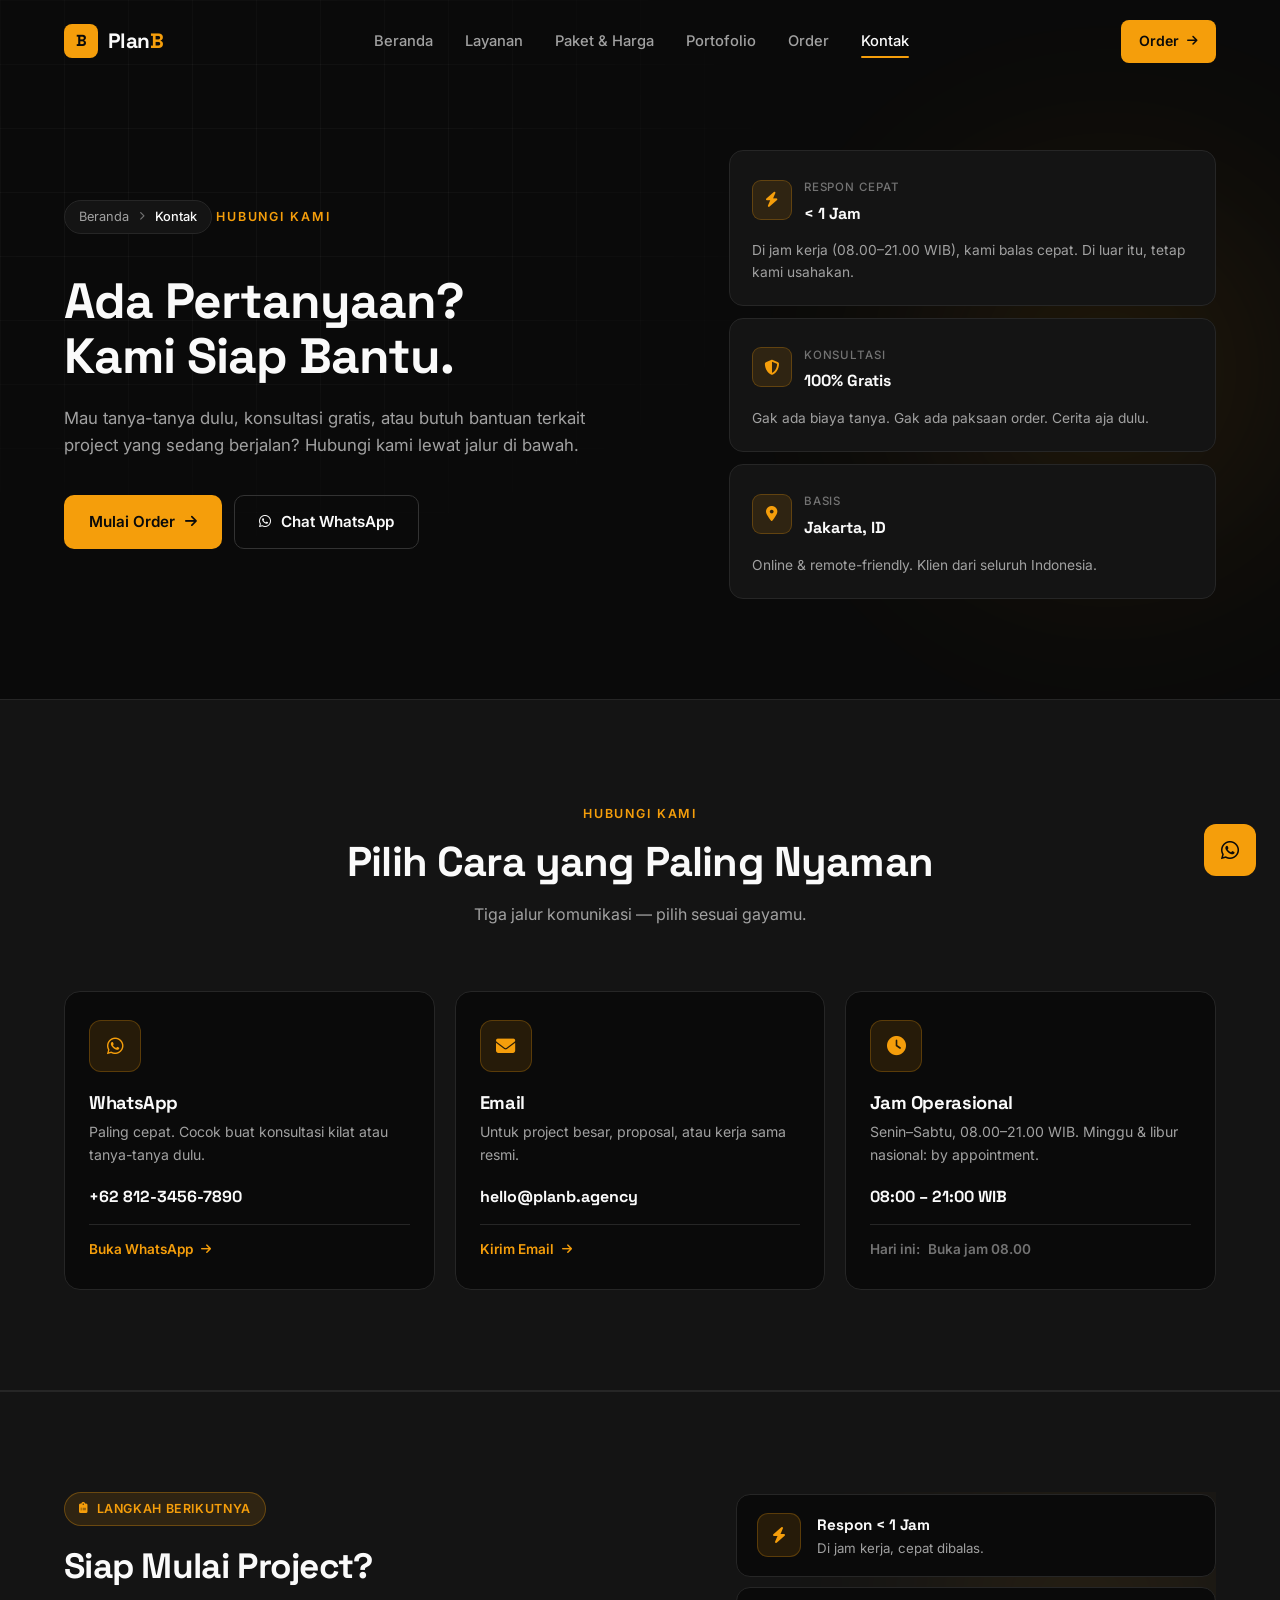
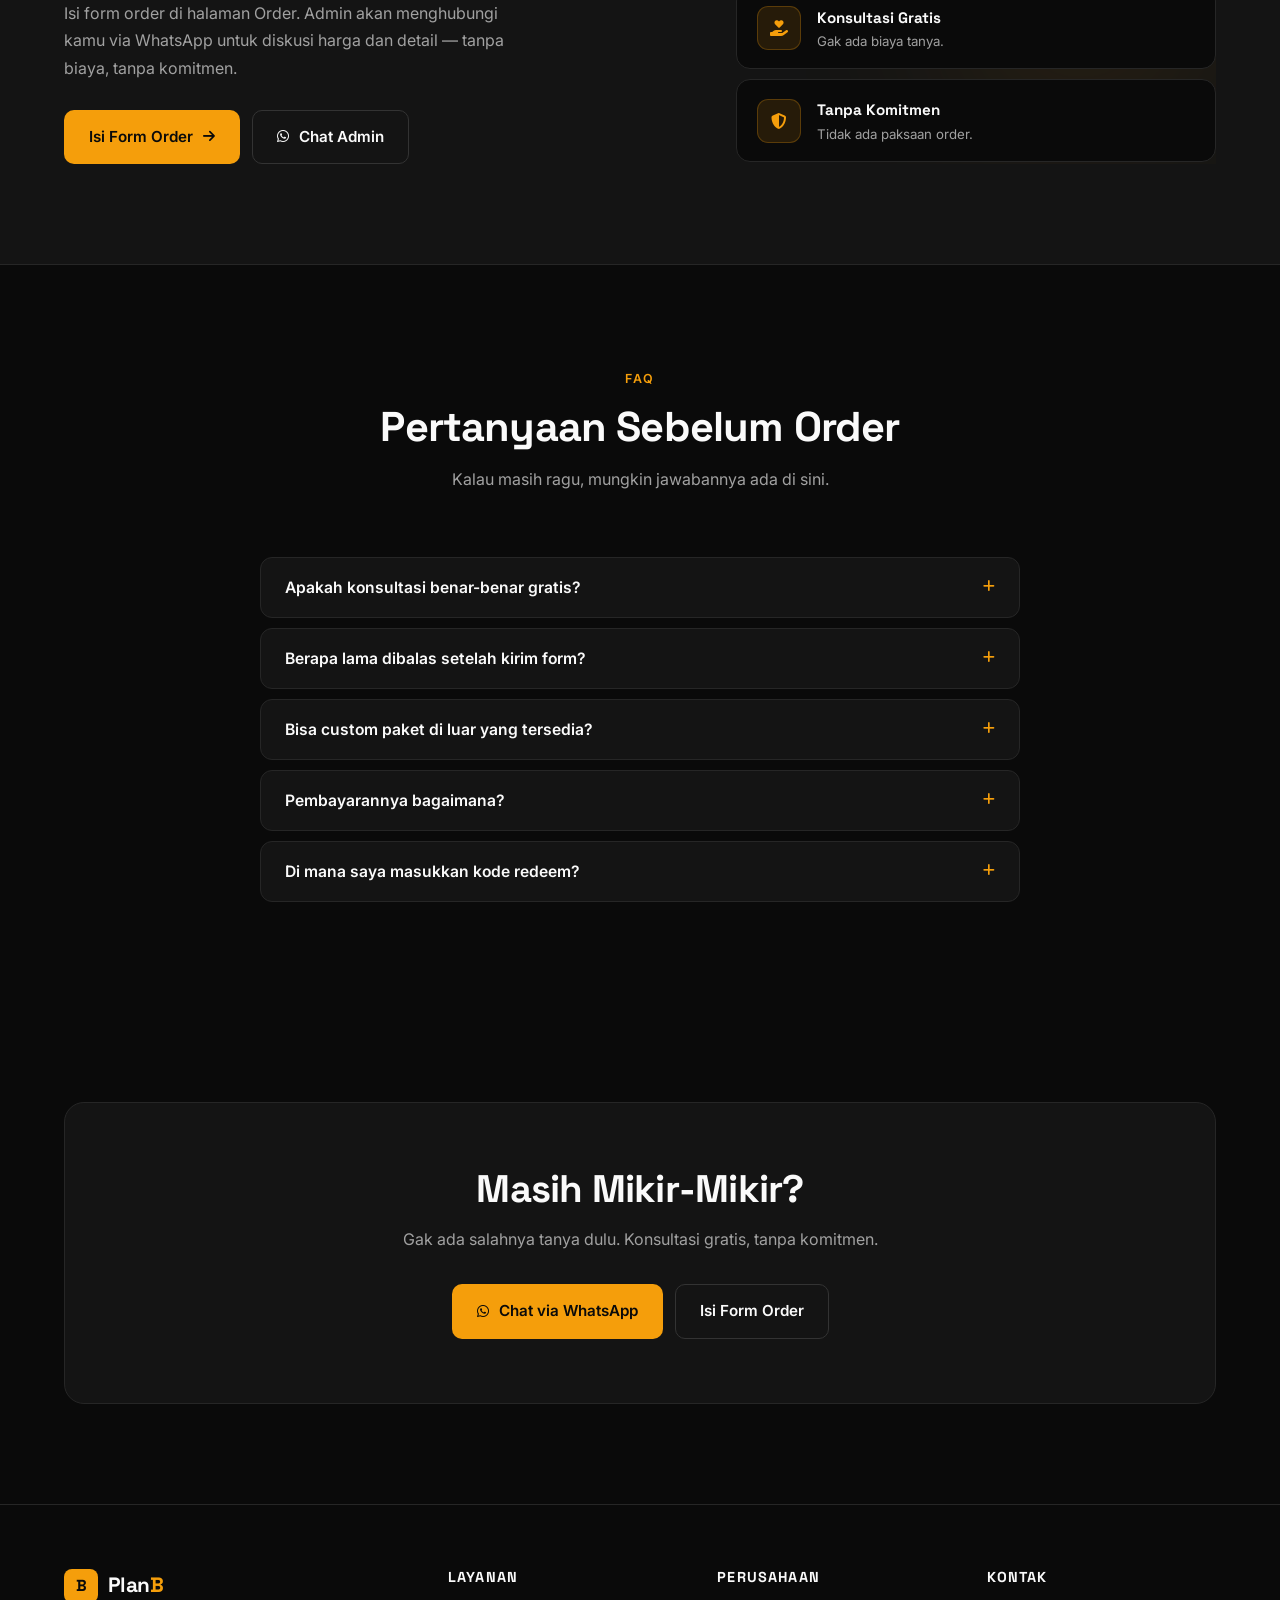
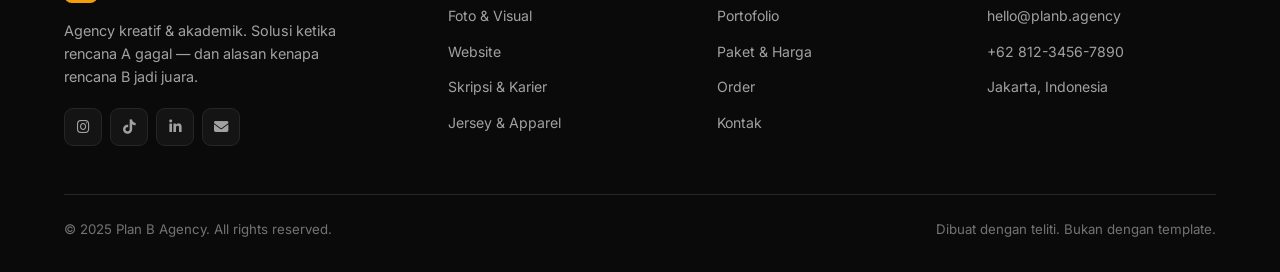
<file: kontak.html>
<!DOCTYPE html>
<html lang="id">
<head>
  <meta charset="UTF-8">
  <meta name="viewport" content="width=device-width, initial-scale=1.0">
  <title>Kontak — Plan B Agency</title>

  <link rel="preconnect" href="https://fonts.googleapis.com">
  <link rel="preconnect" href="https://fonts.gstatic.com" crossorigin>
  <link href="https://fonts.googleapis.com/css2?family=Inter:wght@400;500;600;700&family=Space+Grotesk:wght@500;600;700&display=swap" rel="stylesheet">
  <link rel="stylesheet" href="https://cdnjs.cloudflare.com/ajax/libs/font-awesome/6.4.0/css/all.min.css">
  <link rel="stylesheet" href="assets/css/style.css">
</head>
<body>

<!-- ============ NAVBAR ============ -->
<nav id="nav" class="navbar scrolled">
  <div class="container nav-inner">
    <a href="index.html" class="logo">
      <div class="logo-mark">B</div>
      <div class="logo-text">Plan<span class="b">B</span></div>
    </a>

    <ul class="nav-links" id="navLinks">
      <li><a href="index.html">Beranda</a></li>
      <li><a href="layanan.html">Layanan</a></li>
      <li><a href="paket.html">Paket & Harga</a></li>
      <li><a href="portofolio.html">Portofolio</a></li>
      <li><a href="order.html">Order</a></li>
      <li><a href="kontak.html" class="active">Kontak</a></li>
    </ul>

    <a href="order.html" class="nav-cta">Order <i class="fa-solid fa-arrow-right"></i></a>

    <button class="mobile-toggle" id="mobileToggle" aria-label="Menu">
      <i class="fa-solid fa-bars"></i>
    </button>
  </div>
</nav>

<!-- ============ PAGE HERO ============ -->
<section class="page-hero">
  <div class="page-hero-bg"></div>
  <div class="page-hero-glow"></div>

  <div class="container page-hero-inner">

    <div class="page-hero-text">
      <nav class="breadcrumb" aria-label="Breadcrumb">
        <a href="index.html">Beranda</a>
        <i class="fa-solid fa-chevron-right"></i>
        <span>Kontak</span>
      </nav>

      <span class="section-eyebrow">Hubungi Kami</span>
      <h1>Ada Pertanyaan?<br>Kami Siap Bantu.</h1>
      <p class="page-hero-lead">
        Mau tanya-tanya dulu, konsultasi gratis, atau butuh bantuan terkait
        project yang sedang berjalan? Hubungi kami lewat jalur di bawah.
      </p>

      <div class="page-hero-actions">
        <a href="order.html" class="btn btn-primary">
          Mulai Order <i class="fa-solid fa-arrow-right"></i>
        </a>
        <a href="https://wa.me/6281234567890?text=Halo%20Plan%20B,%20saya%20mau%20tanya" class="btn btn-ghost" target="_blank">
          <i class="fa-brands fa-whatsapp"></i> Chat WhatsApp
        </a>
      </div>
    </div>

    <aside class="page-hero-aside">
      <div class="aside-card">
        <div class="aside-card-top">
          <div class="aside-icon"><i class="fa-solid fa-bolt"></i></div>
          <div>
            <span class="aside-label">Respon Cepat</span>
            <span class="aside-value">&lt; 1 Jam</span>
          </div>
        </div>
        <p class="aside-desc">Di jam kerja (08.00–21.00 WIB), kami balas cepat. Di luar itu, tetap kami usahakan.</p>
      </div>

      <div class="aside-card">
        <div class="aside-card-top">
          <div class="aside-icon"><i class="fa-solid fa-shield-halved"></i></div>
          <div>
            <span class="aside-label">Konsultasi</span>
            <span class="aside-value">100% Gratis</span>
          </div>
        </div>
        <p class="aside-desc">Gak ada biaya tanya. Gak ada paksaan order. Cerita aja dulu.</p>
      </div>

      <div class="aside-card">
        <div class="aside-card-top">
          <div class="aside-icon"><i class="fa-solid fa-location-dot"></i></div>
          <div>
            <span class="aside-label">Basis</span>
            <span class="aside-value">Jakarta, ID</span>
          </div>
        </div>
        <p class="aside-desc">Online & remote-friendly. Klien dari seluruh Indonesia.</p>
      </div>
    </aside>

  </div>
</section>

<!-- ============ KONTAK CEPAT ============ -->
<section class="block contact-quick">
  <div class="container">
    <div class="section-head">
      <span class="section-eyebrow">Hubungi Kami</span>
      <h2>Pilih Cara yang Paling Nyaman</h2>
      <p>Tiga jalur komunikasi — pilih sesuai gayamu.</p>
    </div>

    <div class="contact-grid">

      <a href="https://wa.me/6281234567890?text=Halo%20Plan%20B" class="contact-card" target="_blank">
        <div class="contact-icon"><i class="fa-brands fa-whatsapp"></i></div>
        <h3>WhatsApp</h3>
        <p>Paling cepat. Cocok buat konsultasi kilat atau tanya-tanya dulu.</p>
        <span class="contact-value">+62 812-3456-7890</span>
        <span class="contact-link">Buka WhatsApp <i class="fa-solid fa-arrow-right"></i></span>
      </a>

      <a href="mailto:hello@planb.agency" class="contact-card">
        <div class="contact-icon"><i class="fa-solid fa-envelope"></i></div>
        <h3>Email</h3>
        <p>Untuk project besar, proposal, atau kerja sama resmi.</p>
        <span class="contact-value">hello@planb.agency</span>
        <span class="contact-link">Kirim Email <i class="fa-solid fa-arrow-right"></i></span>
      </a>

      <div class="contact-card">
        <div class="contact-icon"><i class="fa-solid fa-clock"></i></div>
        <h3>Jam Operasional</h3>
        <p>Senin–Sabtu, 08.00–21.00 WIB. Minggu & libur nasional: by appointment.</p>
        <span class="contact-value">08:00 – 21:00 WIB</span>
        <span class="contact-link muted">Hari ini: <span id="todayStatus">—</span></span>
      </div>

    </div>
  </div>
</section>

<!-- ============ CTA ORDER ============ -->
<section class="block cta-order-section">
  <div class="container">
    <div class="cta-order-box">

      <!-- Kiri: teks + CTA -->
      <div class="cta-order-main">
        <div class="cta-order-badge">
          <i class="fa-solid fa-clipboard-list"></i>
          Langkah Berikutnya
        </div>
        <h2>Siap Mulai Project?</h2>
        <p>Isi form order di halaman Order. Admin akan menghubungi kamu via WhatsApp untuk diskusi harga dan detail — tanpa biaya, tanpa komitmen.</p>
        <div class="cta-order-actions">
          <a href="order.html" class="btn btn-primary">
            Isi Form Order <i class="fa-solid fa-arrow-right"></i>
          </a>
          <a href="https://wa.me/6281234567890?text=Halo%20Plan%20B,%20saya%20mau%20tanya" class="btn btn-ghost" target="_blank">
            <i class="fa-brands fa-whatsapp"></i> Chat Admin
          </a>
        </div>
      </div>

      <!-- Kanan: 3 quick benefit -->
      <div class="cta-order-benefits">
        <div class="cta-benefit">
          <div class="cta-benefit-icon">
            <i class="fa-solid fa-bolt"></i>
          </div>
          <div>
            <strong>Respon &lt; 1 Jam</strong>
            <span>Di jam kerja, cepat dibalas.</span>
          </div>
        </div>

        <div class="cta-benefit">
          <div class="cta-benefit-icon">
            <i class="fa-solid fa-hand-holding-heart"></i>
          </div>
          <div>
            <strong>Konsultasi Gratis</strong>
            <span>Gak ada biaya tanya.</span>
          </div>
        </div>

        <div class="cta-benefit">
          <div class="cta-benefit-icon">
            <i class="fa-solid fa-shield-halved"></i>
          </div>
          <div>
            <strong>Tanpa Komitmen</strong>
            <span>Tidak ada paksaan order.</span>
          </div>
        </div>
      </div>

    </div>
  </div>
</section>

<!-- ============ FAQ ============ -->
<section class="block faq-section">
  <div class="container">
    <div class="section-head">
      <span class="section-eyebrow">FAQ</span>
      <h2>Pertanyaan Sebelum Order</h2>
      <p>Kalau masih ragu, mungkin jawabannya ada di sini.</p>
    </div>

    <div class="faq-list" id="faqList">

      <div class="faq-item">
        <button class="faq-question" type="button">
          <span>Apakah konsultasi benar-benar gratis?</span>
          <i class="fa-solid fa-plus faq-icon"></i>
        </button>
        <div class="faq-answer">
          <p>Iya, 100% gratis. Kami gak akan nagih biaya tanya, dan gak akan maksa kamu order. Kalau setelah konsultasi kamu memutuskan tidak lanjut, itu gapapa.</p>
        </div>
      </div>

      <div class="faq-item">
        <button class="faq-question" type="button">
          <span>Berapa lama dibalas setelah kirim form?</span>
          <i class="fa-solid fa-plus faq-icon"></i>
        </button>
        <div class="faq-answer">
          <p>Maksimal 1 jam di jam kerja (Senin–Sabtu, 08.00–21.00 WIB). Kalau di luar jam itu, kami usahakan balas secepatnya di hari kerja berikutnya.</p>
        </div>
      </div>

      <div class="faq-item">
        <button class="faq-question" type="button">
          <span>Bisa custom paket di luar yang tersedia?</span>
          <i class="fa-solid fa-plus faq-icon"></i>
        </button>
        <div class="faq-answer">
          <p>Bisa banget. Paket di halaman Paket & Harga cuma patokan. Kami sering bikin paket custom sesuai budget dan kebutuhan klien.</p>
        </div>
      </div>

      <div class="faq-item">
        <button class="faq-question" type="button">
          <span>Pembayarannya bagaimana?</span>
          <i class="fa-solid fa-plus faq-icon"></i>
        </button>
        <div class="faq-answer">
          <p>Setelah deal harga via WhatsApp, admin buat invoice dan kasih kode redeem. Kamu masukkan kode itu di halaman Order untuk lihat rincian, lalu bayar via QRIS. Bisa lunas atau DP 50% dulu.</p>
        </div>
      </div>

      <div class="faq-item">
        <button class="faq-question" type="button">
          <span>Di mana saya masukkan kode redeem?</span>
          <i class="fa-solid fa-plus faq-icon"></i>
        </button>
        <div class="faq-answer">
          <p>Di halaman <a href="order.html" style="color: var(--accent);">Order</a>. Pilih "Layanan Custom", lalu masukkan kode redeem yang admin berikan. Klik "Cek Kode" untuk melihat rincian dan lanjut bayar.</p>
        </div>
      </div>

    </div>
  </div>
</section>

<!-- ============ CTA FINAL ============ -->
<section class="cta-final">
  <div class="container">
    <div class="cta-box">
      <h2>Masih Mikir-Mikir?</h2>
      <p>Gak ada salahnya tanya dulu. Konsultasi gratis, tanpa komitmen.</p>
      <div class="cta-buttons">
        <a href="https://wa.me/6281234567890?text=Halo%20Plan%20B,%20saya%20mau%20tanya%20dulu" class="btn btn-wa" target="_blank">
          <i class="fa-brands fa-whatsapp"></i> Chat via WhatsApp
        </a>
        <a href="order.html" class="btn btn-ghost">Isi Form Order</a>
      </div>
    </div>
  </div>
</section>

<!-- ============ FOOTER ============ -->
<footer class="site-footer">
  <div class="container">
    <div class="footer-grid">
      <div class="footer-brand">
        <a href="index.html" class="logo">
          <div class="logo-mark">B</div>
          <div class="logo-text">Plan<span class="b">B</span></div>
        </a>
        <p>Agency kreatif & akademik. Solusi ketika rencana A gagal — dan alasan kenapa rencana B jadi juara.</p>
        <div class="footer-socials">
          <a href="#" aria-label="Instagram"><i class="fa-brands fa-instagram"></i></a>
          <a href="#" aria-label="TikTok"><i class="fa-brands fa-tiktok"></i></a>
          <a href="#" aria-label="LinkedIn"><i class="fa-brands fa-linkedin-in"></i></a>
          <a href="#" aria-label="Email"><i class="fa-solid fa-envelope"></i></a>
        </div>
      </div>

      <div class="footer-col">
        <h4>Layanan</h4>
        <ul>
          <li><a href="layanan.html#foto">Foto & Visual</a></li>
          <li><a href="layanan.html#website">Website</a></li>
          <li><a href="layanan.html#skripsi">Skripsi & Karier</a></li>
          <li><a href="layanan.html#jersey">Jersey & Apparel</a></li>
        </ul>
      </div>

      <div class="footer-col">
        <h4>Perusahaan</h4>
        <ul>
          <li><a href="portofolio.html">Portofolio</a></li>
          <li><a href="paket.html">Paket & Harga</a></li>
          <li><a href="order.html">Order</a></li>
          <li><a href="kontak.html">Kontak</a></li>
        </ul>
      </div>

      <div class="footer-col">
        <h4>Kontak</h4>
        <ul>
          <li><a href="mailto:hello@planb.agency">hello@planb.agency</a></li>
          <li><a href="https://wa.me/6281234567890">+62 812-3456-7890</a></li>
          <li><a href="#">Jakarta, Indonesia</a></li>
        </ul>
      </div>
    </div>

    <div class="footer-bottom">
      <div>© 2025 Plan B Agency. All rights reserved.</div>
      <div>Dibuat dengan teliti. Bukan dengan template.</div>
    </div>
  </div>
</footer>

<a href="https://wa.me/6281234567890?text=Halo%20Plan%20B" class="wa-float" target="_blank" aria-label="WhatsApp">
  <i class="fa-brands fa-whatsapp"></i>
</a>

<script src="assets/js/main.js"></script>

</body>
</html>
</file>
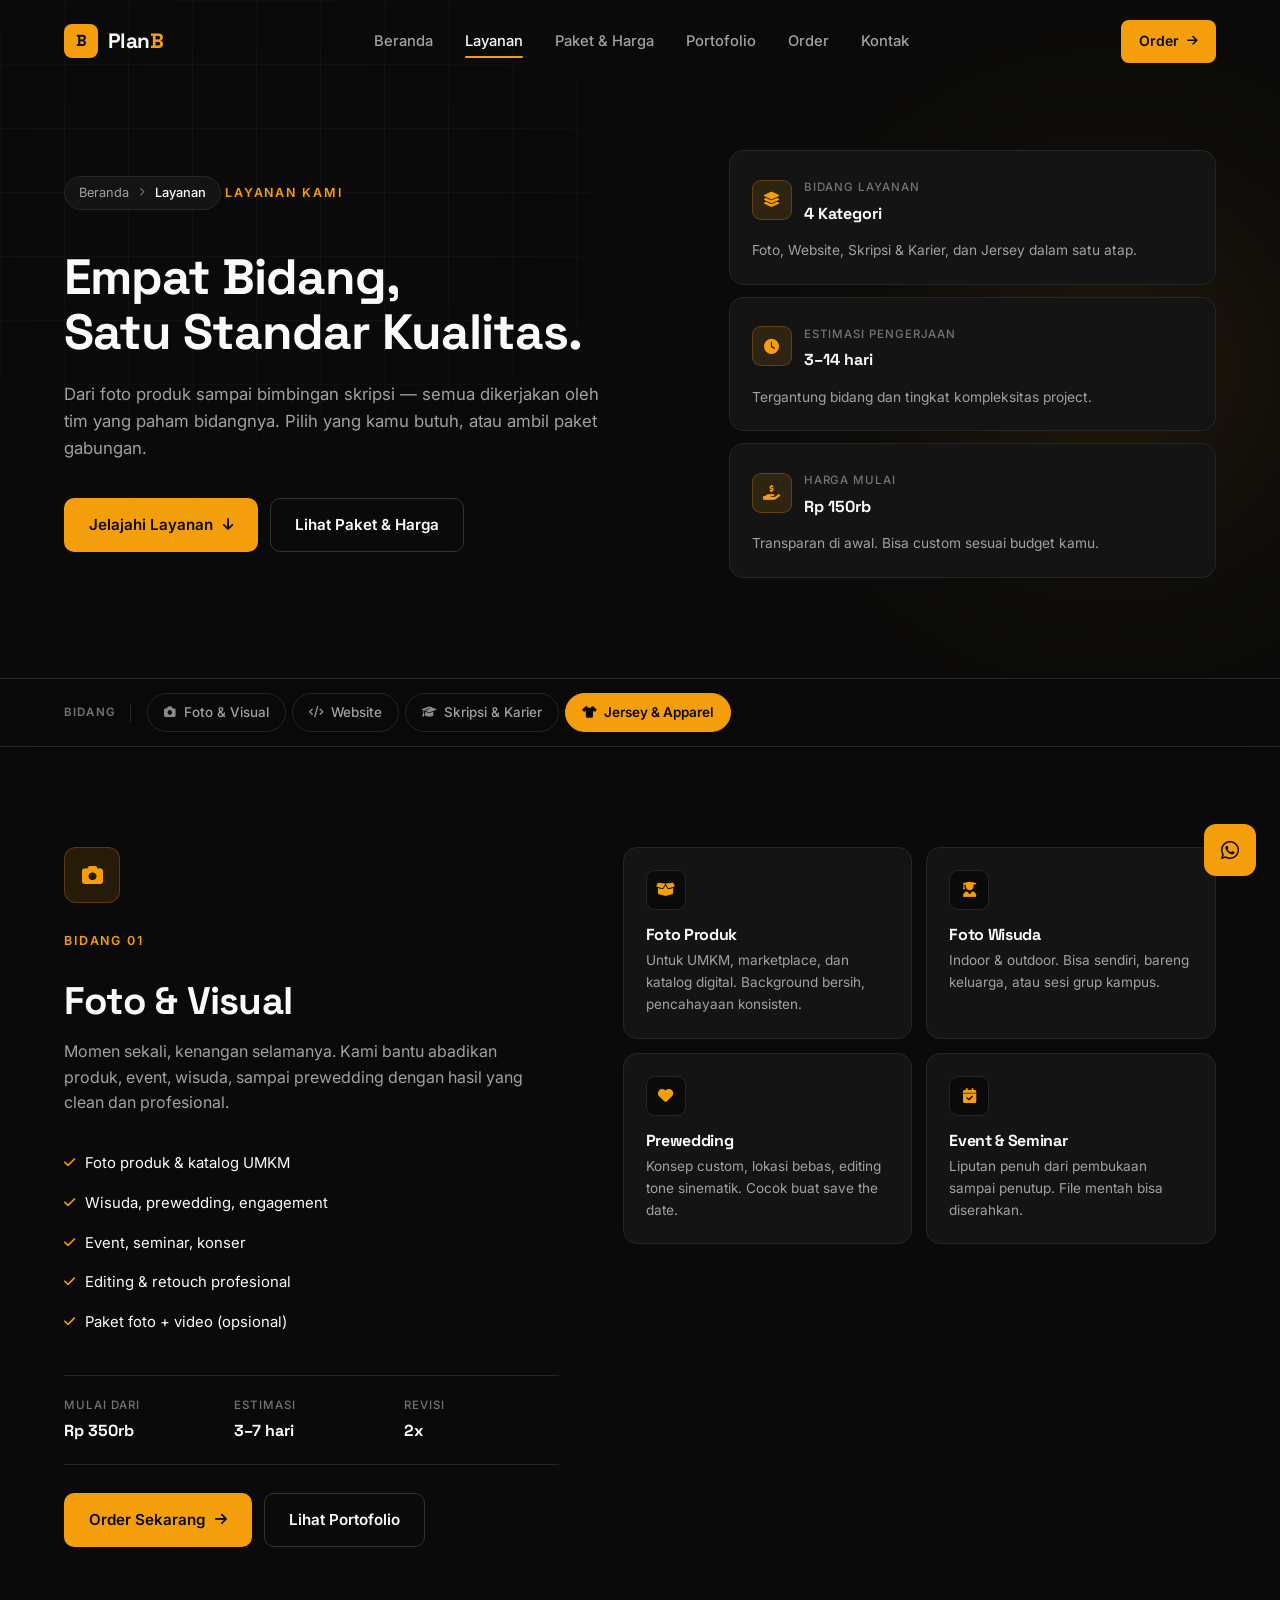
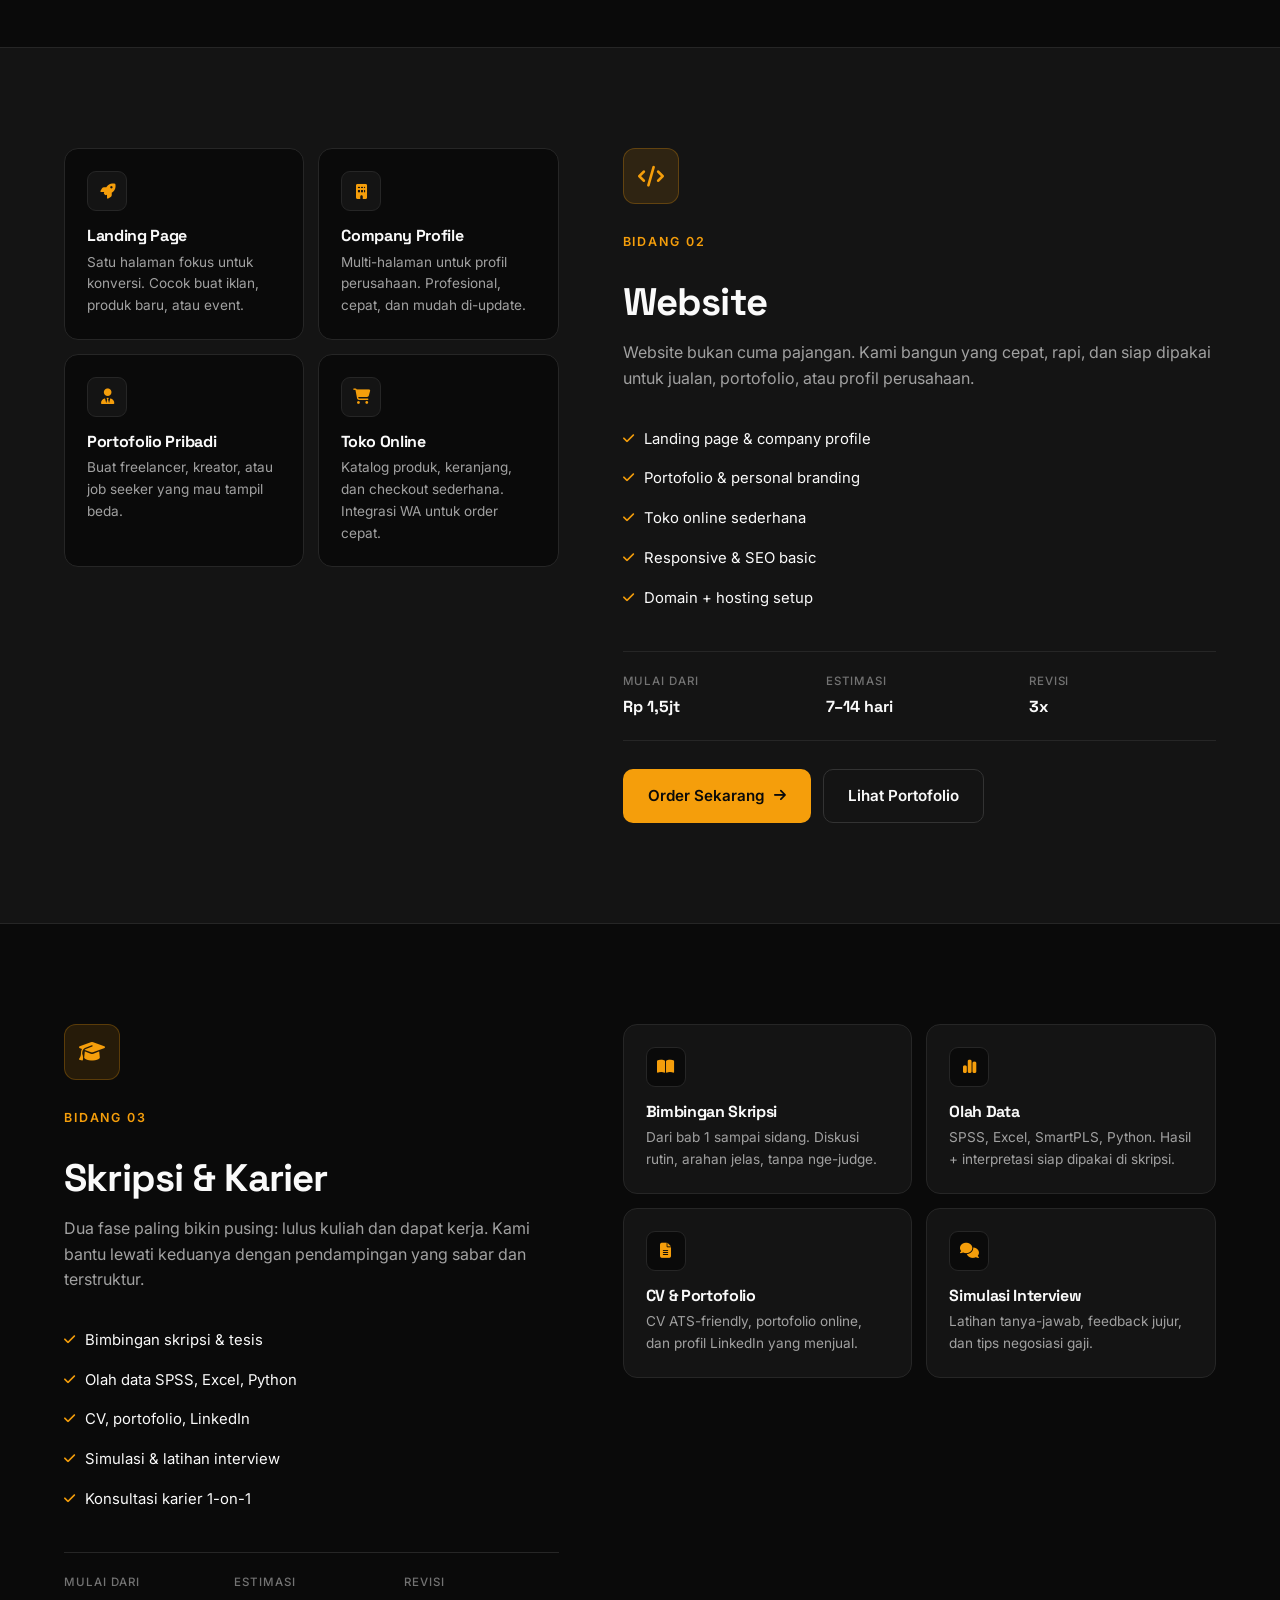
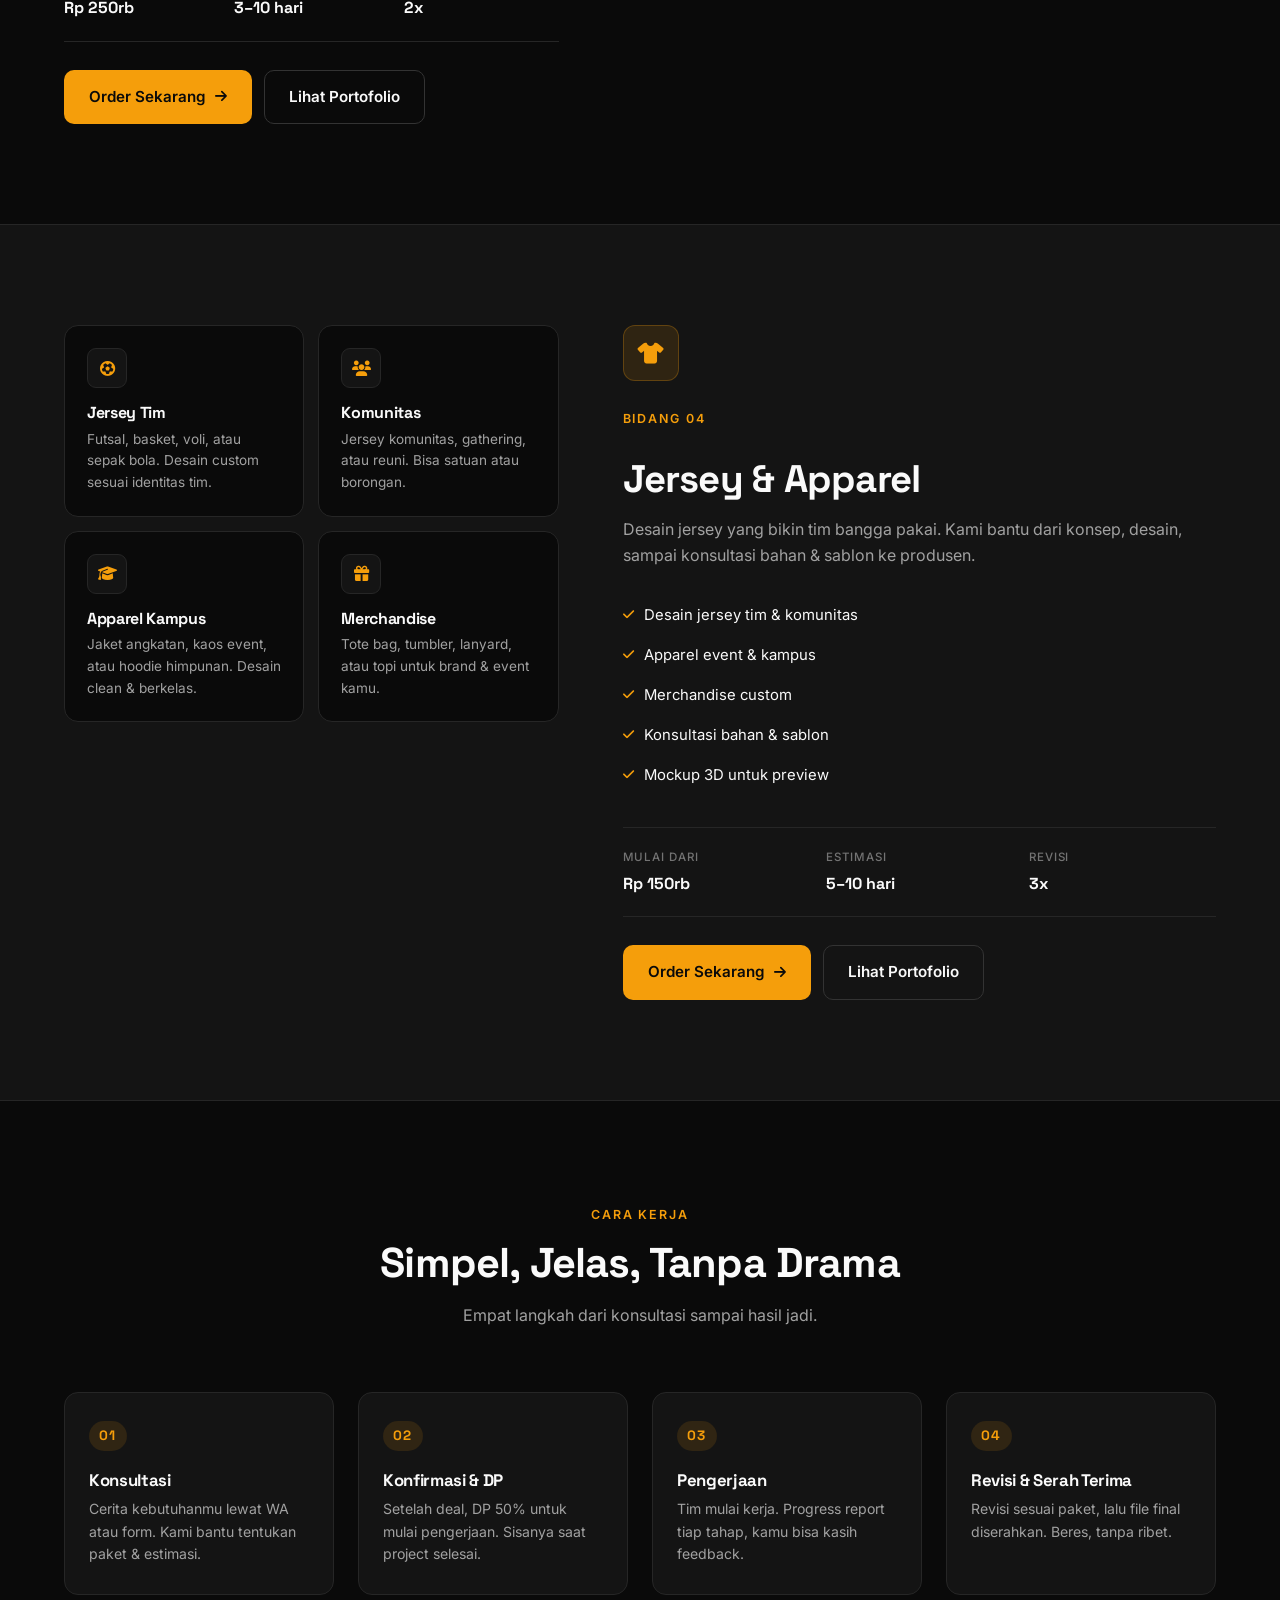
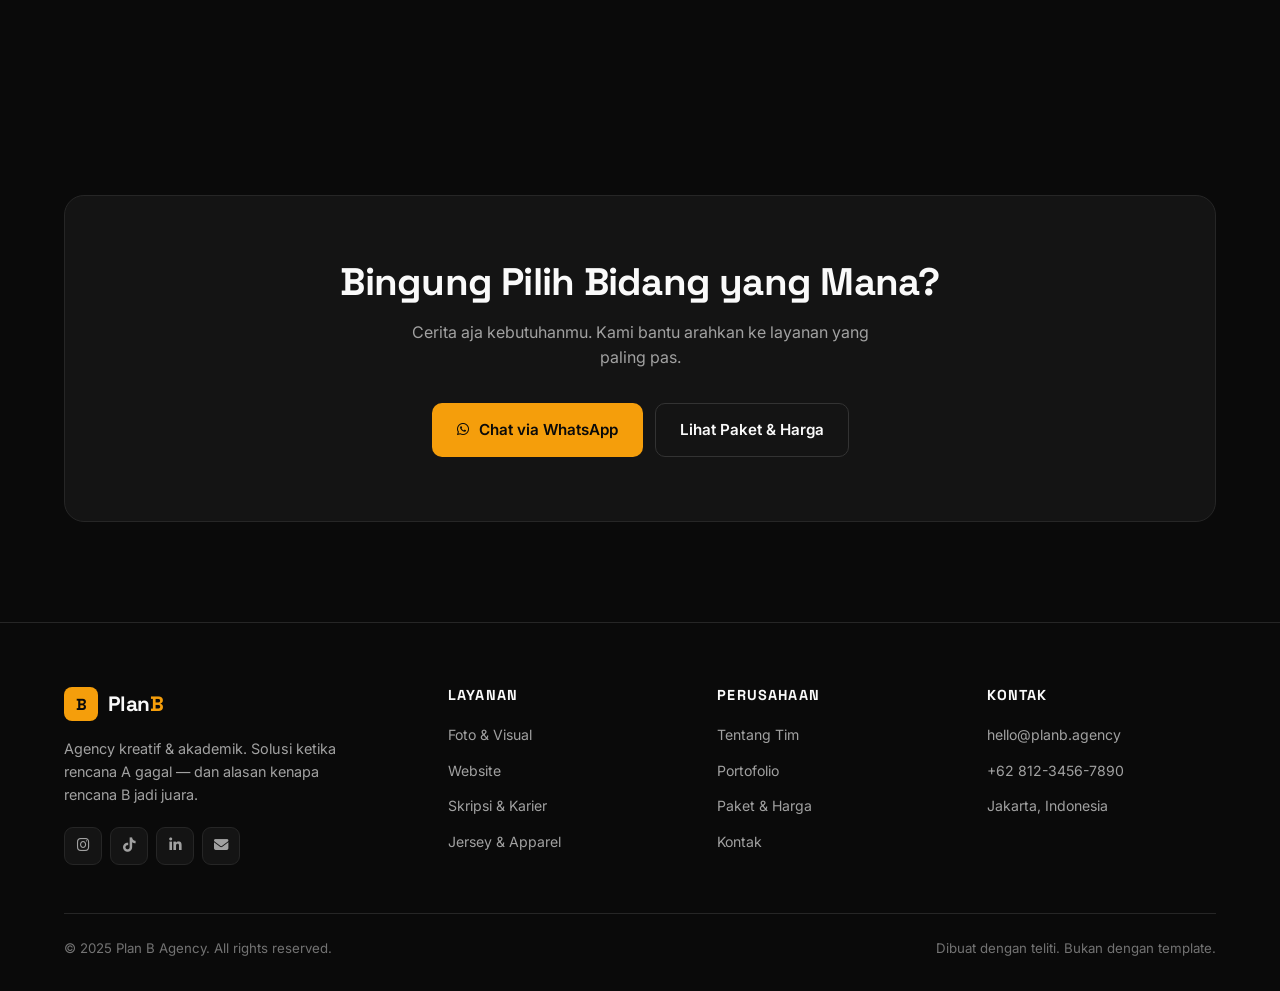
<file: layanan.html>
<!DOCTYPE html>
<html lang="id">
<head>
  <meta charset="UTF-8">
  <meta name="viewport" content="width=device-width, initial-scale=1.0">
  <title>Layanan — Plan B Agency</title>

  <link rel="preconnect" href="https://fonts.googleapis.com">
  <link rel="preconnect" href="https://fonts.gstatic.com" crossorigin>
  <link href="https://fonts.googleapis.com/css2?family=Inter:wght@400;500;600;700&family=Space+Grotesk:wght@500;600;700&display=swap" rel="stylesheet">
  <link rel="stylesheet" href="https://cdnjs.cloudflare.com/ajax/libs/font-awesome/6.4.0/css/all.min.css">
  <link rel="stylesheet" href="assets/css/style.css">
</head>
<body>

<!-- ============ NAVBAR ============ -->
<nav id="nav" class="navbar scrolled">
  <div class="container nav-inner">
    <a href="index.html" class="logo">
      <div class="logo-mark">B</div>
      <div class="logo-text">Plan<span class="b">B</span></div>
    </a>

    <ul class="nav-links" id="navLinks">
      <li><a href="index.html">Beranda</a></li>
      <li><a href="layanan.html" class="active">Layanan</a></li>
      <li><a href="paket.html">Paket & Harga</a></li>
      <li><a href="portofolio.html">Portofolio</a></li>
      <li><a href="order.html">Order</a></li>
      <li><a href="kontak.html">Kontak</a></li>
    </ul>

    <a href="kontak.html" class="nav-cta">Order <i class="fa-solid fa-arrow-right"></i></a>

    <button class="mobile-toggle" id="mobileToggle" aria-label="Menu">
      <i class="fa-solid fa-bars"></i>
    </button>
  </div>
</nav>

<!-- ============ PAGE HERO ============ -->
<section class="page-hero">
  <div class="page-hero-bg"></div>
  <div class="page-hero-glow"></div>

  <div class="container page-hero-inner">

    <div class="page-hero-text">
      <nav class="breadcrumb" aria-label="Breadcrumb">
        <a href="index.html">Beranda</a>
        <i class="fa-solid fa-chevron-right"></i>
        <span>Layanan</span>
      </nav>

      <span class="section-eyebrow">Layanan Kami</span>
      <h1>Empat Bidang,<br>Satu Standar Kualitas.</h1>
      <p class="page-hero-lead">
        Dari foto produk sampai bimbingan skripsi — semua dikerjakan oleh tim yang
        paham bidangnya. Pilih yang kamu butuh, atau ambil paket gabungan.
      </p>

      <div class="page-hero-actions">
        <a href="#foto" class="btn btn-primary">
          Jelajahi Layanan <i class="fa-solid fa-arrow-down"></i>
        </a>
        <a href="paket.html" class="btn btn-ghost">Lihat Paket & Harga</a>
      </div>
    </div>

    <aside class="page-hero-aside">
      <div class="aside-card">
        <div class="aside-card-top">
          <div class="aside-icon"><i class="fa-solid fa-layer-group"></i></div>
          <div>
            <span class="aside-label">Bidang Layanan</span>
            <span class="aside-value">4 Kategori</span>
          </div>
        </div>
        <p class="aside-desc">Foto, Website, Skripsi & Karier, dan Jersey dalam satu atap.</p>
      </div>

      <div class="aside-card">
        <div class="aside-card-top">
          <div class="aside-icon"><i class="fa-solid fa-clock"></i></div>
          <div>
            <span class="aside-label">Estimasi Pengerjaan</span>
            <span class="aside-value">3–14 hari</span>
          </div>
        </div>
        <p class="aside-desc">Tergantung bidang dan tingkat kompleksitas project.</p>
      </div>

      <div class="aside-card">
        <div class="aside-card-top">
          <div class="aside-icon"><i class="fa-solid fa-hand-holding-dollar"></i></div>
          <div>
            <span class="aside-label">Harga Mulai</span>
            <span class="aside-value">Rp 150rb</span>
          </div>
        </div>
        <p class="aside-desc">Transparan di awal. Bisa custom sesuai budget kamu.</p>
      </div>
    </aside>

  </div>
</section>

<!-- ============ QUICK NAV ============ -->
<nav class="quick-nav" id="quickNav">
  <div class="container quick-nav-inner">
    <span class="quick-nav-label">Bidang</span>

    <ul class="quick-nav-list" id="quickNavList">
      <li>
        <a href="#foto" class="is-active">
          <i class="fa-solid fa-camera"></i> Foto & Visual
        </a>
      </li>
      <li>
        <a href="#website">
          <i class="fa-solid fa-code"></i> Website
        </a>
      </li>
      <li>
        <a href="#skripsi">
          <i class="fa-solid fa-graduation-cap"></i> Skripsi & Karier
        </a>
      </li>
      <li>
        <a href="#jersey">
          <i class="fa-solid fa-shirt"></i> Jersey & Apparel
        </a>
      </li>
    </ul>
  </div>
</nav>

<!-- ============ BIDANG 1 — FOTO & VISUAL ============ -->
<section class="layanan-section" id="foto">
  <div class="container">
    <div class="layanan-layout">

      <div class="layanan-info">
        <div class="layanan-info-icon">
          <i class="fa-solid fa-camera"></i>
        </div>
        <span class="section-eyebrow">Bidang 01</span>
        <h2>Foto & Visual</h2>
        <p>
          Momen sekali, kenangan selamanya. Kami bantu abadikan produk, event,
          wisuda, sampai prewedding dengan hasil yang clean dan profesional.
        </p>

        <ul class="layanan-list">
          <li><i class="fa-solid fa-check"></i> Foto produk & katalog UMKM</li>
          <li><i class="fa-solid fa-check"></i> Wisuda, prewedding, engagement</li>
          <li><i class="fa-solid fa-check"></i> Event, seminar, konser</li>
          <li><i class="fa-solid fa-check"></i> Editing & retouch profesional</li>
          <li><i class="fa-solid fa-check"></i> Paket foto + video (opsional)</li>
        </ul>

        <div class="layanan-meta">
          <div class="meta-item">
            <span class="meta-label">Mulai dari</span>
            <span class="meta-value">Rp 350rb</span>
          </div>
          <div class="meta-item">
            <span class="meta-label">Estimasi</span>
            <span class="meta-value">3–7 hari</span>
          </div>
          <div class="meta-item">
            <span class="meta-label">Revisi</span>
            <span class="meta-value">2x</span>
          </div>
        </div>

        <div class="layanan-actions">
          <a href="kontak.html" class="btn btn-primary">
            Order Sekarang <i class="fa-solid fa-arrow-right"></i>
          </a>
          <a href="portofolio.html?cat=foto" class="btn btn-ghost">Lihat Portofolio</a>
        </div>
      </div>

      <div class="layanan-items">
        <article class="sub-card">
          <div class="sub-icon"><i class="fa-solid fa-box-open"></i></div>
          <h3>Foto Produk</h3>
          <p>Untuk UMKM, marketplace, dan katalog digital. Background bersih, pencahayaan konsisten.</p>
        </article>

        <article class="sub-card">
          <div class="sub-icon"><i class="fa-solid fa-user-graduate"></i></div>
          <h3>Foto Wisuda</h3>
          <p>Indoor & outdoor. Bisa sendiri, bareng keluarga, atau sesi grup kampus.</p>
        </article>

        <article class="sub-card">
          <div class="sub-icon"><i class="fa-solid fa-heart"></i></div>
          <h3>Prewedding</h3>
          <p>Konsep custom, lokasi bebas, editing tone sinematik. Cocok buat save the date.</p>
        </article>

        <article class="sub-card">
          <div class="sub-icon"><i class="fa-solid fa-calendar-check"></i></div>
          <h3>Event & Seminar</h3>
          <p>Liputan penuh dari pembukaan sampai penutup. File mentah bisa diserahkan.</p>
        </article>
      </div>

    </div>
  </div>
</section>

<!-- ============ BIDANG 2 — WEBSITE ============ -->
<section class="layanan-section layanan-section-alt" id="website">
  <div class="container">
    <div class="layanan-layout reverse">

      <div class="layanan-info">
        <div class="layanan-info-icon">
          <i class="fa-solid fa-code"></i>
        </div>
        <span class="section-eyebrow">Bidang 02</span>
        <h2>Website</h2>
        <p>
          Website bukan cuma pajangan. Kami bangun yang cepat, rapi, dan siap
          dipakai untuk jualan, portofolio, atau profil perusahaan.
        </p>

        <ul class="layanan-list">
          <li><i class="fa-solid fa-check"></i> Landing page & company profile</li>
          <li><i class="fa-solid fa-check"></i> Portofolio & personal branding</li>
          <li><i class="fa-solid fa-check"></i> Toko online sederhana</li>
          <li><i class="fa-solid fa-check"></i> Responsive & SEO basic</li>
          <li><i class="fa-solid fa-check"></i> Domain + hosting setup</li>
        </ul>

        <div class="layanan-meta">
          <div class="meta-item">
            <span class="meta-label">Mulai dari</span>
            <span class="meta-value">Rp 1,5jt</span>
          </div>
          <div class="meta-item">
            <span class="meta-label">Estimasi</span>
            <span class="meta-value">7–14 hari</span>
          </div>
          <div class="meta-item">
            <span class="meta-label">Revisi</span>
            <span class="meta-value">3x</span>
          </div>
        </div>

        <div class="layanan-actions">
          <a href="kontak.html" class="btn btn-primary">
            Order Sekarang <i class="fa-solid fa-arrow-right"></i>
          </a>
          <a href="portofolio.html?cat=website" class="btn btn-ghost">Lihat Portofolio</a>
        </div>
      </div>

      <div class="layanan-items">
        <article class="sub-card">
          <div class="sub-icon"><i class="fa-solid fa-rocket"></i></div>
          <h3>Landing Page</h3>
          <p>Satu halaman fokus untuk konversi. Cocok buat iklan, produk baru, atau event.</p>
        </article>

        <article class="sub-card">
          <div class="sub-icon"><i class="fa-solid fa-building"></i></div>
          <h3>Company Profile</h3>
          <p>Multi-halaman untuk profil perusahaan. Profesional, cepat, dan mudah di-update.</p>
        </article>

        <article class="sub-card">
          <div class="sub-icon"><i class="fa-solid fa-user-tie"></i></div>
          <h3>Portofolio Pribadi</h3>
          <p>Buat freelancer, kreator, atau job seeker yang mau tampil beda.</p>
        </article>

        <article class="sub-card">
          <div class="sub-icon"><i class="fa-solid fa-cart-shopping"></i></div>
          <h3>Toko Online</h3>
          <p>Katalog produk, keranjang, dan checkout sederhana. Integrasi WA untuk order cepat.</p>
        </article>
      </div>

    </div>
  </div>
</section>

<!-- ============ BIDANG 3 — SKRIPSI & KARIER ============ -->
<section class="layanan-section" id="skripsi">
  <div class="container">
    <div class="layanan-layout">

      <div class="layanan-info">
        <div class="layanan-info-icon">
          <i class="fa-solid fa-graduation-cap"></i>
        </div>
        <span class="section-eyebrow">Bidang 03</span>
        <h2>Skripsi & Karier</h2>
        <p>
          Dua fase paling bikin pusing: lulus kuliah dan dapat kerja. Kami bantu
          lewati keduanya dengan pendampingan yang sabar dan terstruktur.
        </p>

        <ul class="layanan-list">
          <li><i class="fa-solid fa-check"></i> Bimbingan skripsi & tesis</li>
          <li><i class="fa-solid fa-check"></i> Olah data SPSS, Excel, Python</li>
          <li><i class="fa-solid fa-check"></i> CV, portofolio, LinkedIn</li>
          <li><i class="fa-solid fa-check"></i> Simulasi & latihan interview</li>
          <li><i class="fa-solid fa-check"></i> Konsultasi karier 1-on-1</li>
        </ul>

        <div class="layanan-meta">
          <div class="meta-item">
            <span class="meta-label">Mulai dari</span>
            <span class="meta-value">Rp 250rb</span>
          </div>
          <div class="meta-item">
            <span class="meta-label">Estimasi</span>
            <span class="meta-value">3–10 hari</span>
          </div>
          <div class="meta-item">
            <span class="meta-label">Revisi</span>
            <span class="meta-value">2x</span>
          </div>
        </div>

        <div class="layanan-actions">
          <a href="kontak.html" class="btn btn-primary">
            Order Sekarang <i class="fa-solid fa-arrow-right"></i>
          </a>
          <a href="portofolio.html?cat=skripsi" class="btn btn-ghost">Lihat Portofolio</a>
        </div>
      </div>

      <div class="layanan-items">
        <article class="sub-card">
          <div class="sub-icon"><i class="fa-solid fa-book-open"></i></div>
          <h3>Bimbingan Skripsi</h3>
          <p>Dari bab 1 sampai sidang. Diskusi rutin, arahan jelas, tanpa nge-judge.</p>
        </article>

        <article class="sub-card">
          <div class="sub-icon"><i class="fa-solid fa-chart-simple"></i></div>
          <h3>Olah Data</h3>
          <p>SPSS, Excel, SmartPLS, Python. Hasil + interpretasi siap dipakai di skripsi.</p>
        </article>

        <article class="sub-card">
          <div class="sub-icon"><i class="fa-solid fa-file-lines"></i></div>
          <h3>CV & Portofolio</h3>
          <p>CV ATS-friendly, portofolio online, dan profil LinkedIn yang menjual.</p>
        </article>

        <article class="sub-card">
          <div class="sub-icon"><i class="fa-solid fa-comments"></i></div>
          <h3>Simulasi Interview</h3>
          <p>Latihan tanya-jawab, feedback jujur, dan tips negosiasi gaji.</p>
        </article>
      </div>

    </div>
  </div>
</section>

<!-- ============ BIDANG 4 — JERSEY & APPAREL ============ -->
<section class="layanan-section layanan-section-alt" id="jersey">
  <div class="container">
    <div class="layanan-layout reverse">

      <div class="layanan-info">
        <div class="layanan-info-icon">
          <i class="fa-solid fa-shirt"></i>
        </div>
        <span class="section-eyebrow">Bidang 04</span>
        <h2>Jersey & Apparel</h2>
        <p>
          Desain jersey yang bikin tim bangga pakai. Kami bantu dari konsep,
          desain, sampai konsultasi bahan & sablon ke produsen.
        </p>

        <ul class="layanan-list">
          <li><i class="fa-solid fa-check"></i> Desain jersey tim & komunitas</li>
          <li><i class="fa-solid fa-check"></i> Apparel event & kampus</li>
          <li><i class="fa-solid fa-check"></i> Merchandise custom</li>
          <li><i class="fa-solid fa-check"></i> Konsultasi bahan & sablon</li>
          <li><i class="fa-solid fa-check"></i> Mockup 3D untuk preview</li>
        </ul>

        <div class="layanan-meta">
          <div class="meta-item">
            <span class="meta-label">Mulai dari</span>
            <span class="meta-value">Rp 150rb</span>
          </div>
          <div class="meta-item">
            <span class="meta-label">Estimasi</span>
            <span class="meta-value">5–10 hari</span>
          </div>
          <div class="meta-item">
            <span class="meta-label">Revisi</span>
            <span class="meta-value">3x</span>
          </div>
        </div>

        <div class="layanan-actions">
          <a href="kontak.html" class="btn btn-primary">
            Order Sekarang <i class="fa-solid fa-arrow-right"></i>
          </a>
          <a href="portofolio.html?cat=jersey" class="btn btn-ghost">Lihat Portofolio</a>
        </div>
      </div>

      <div class="layanan-items">
        <article class="sub-card">
          <div class="sub-icon"><i class="fa-solid fa-futbol"></i></div>
          <h3>Jersey Tim</h3>
          <p>Futsal, basket, voli, atau sepak bola. Desain custom sesuai identitas tim.</p>
        </article>

        <article class="sub-card">
          <div class="sub-icon"><i class="fa-solid fa-users"></i></div>
          <h3>Komunitas</h3>
          <p>Jersey komunitas, gathering, atau reuni. Bisa satuan atau borongan.</p>
        </article>

        <article class="sub-card">
          <div class="sub-icon"><i class="fa-solid fa-graduation-cap"></i></div>
          <h3>Apparel Kampus</h3>
          <p>Jaket angkatan, kaos event, atau hoodie himpunan. Desain clean & berkelas.</p>
        </article>

        <article class="sub-card">
          <div class="sub-icon"><i class="fa-solid fa-gift"></i></div>
          <h3>Merchandise</h3>
          <p>Tote bag, tumbler, lanyard, atau topi untuk brand & event kamu.</p>
        </article>
      </div>

    </div>
  </div>
</section>

<!-- ============ CARA KERJA ============ -->
<section class="block process-section">
  <div class="container">
    <div class="section-head">
      <span class="section-eyebrow">Cara Kerja</span>
      <h2>Simpel, Jelas, Tanpa Drama</h2>
      <p>Empat langkah dari konsultasi sampai hasil jadi.</p>
    </div>

    <div class="process-grid">
      <div class="process-item">
        <div class="process-num">01</div>
        <h3>Konsultasi</h3>
        <p>Cerita kebutuhanmu lewat WA atau form. Kami bantu tentukan paket & estimasi.</p>
      </div>

      <div class="process-item">
        <div class="process-num">02</div>
        <h3>Konfirmasi & DP</h3>
        <p>Setelah deal, DP 50% untuk mulai pengerjaan. Sisanya saat project selesai.</p>
      </div>

      <div class="process-item">
        <div class="process-num">03</div>
        <h3>Pengerjaan</h3>
        <p>Tim mulai kerja. Progress report tiap tahap, kamu bisa kasih feedback.</p>
      </div>

      <div class="process-item">
        <div class="process-num">04</div>
        <h3>Revisi & Serah Terima</h3>
        <p>Revisi sesuai paket, lalu file final diserahkan. Beres, tanpa ribet.</p>
      </div>
    </div>
  </div>
</section>

<!-- ============ CTA FINAL ============ -->
<section class="cta-final">
  <div class="container">
    <div class="cta-box">
      <h2>Bingung Pilih Bidang yang Mana?</h2>
      <p>Cerita aja kebutuhanmu. Kami bantu arahkan ke layanan yang paling pas.</p>
      <div class="cta-buttons">
        <a href="https://wa.me/6281234567890?text=Halo%20Plan%20B,%20saya%20mau%20konsultasi" class="btn btn-wa" target="_blank">
          <i class="fa-brands fa-whatsapp"></i> Chat via WhatsApp
        </a>
        <a href="paket.html" class="btn btn-ghost">Lihat Paket & Harga</a>
      </div>
    </div>
  </div>
</section>

<!-- ============ FOOTER ============ -->
<footer class="site-footer">
  <div class="container">
    <div class="footer-grid">
      <div class="footer-brand">
        <a href="index.html" class="logo">
          <div class="logo-mark">B</div>
          <div class="logo-text">Plan<span class="b">B</span></div>
        </a>
        <p>Agency kreatif & akademik. Solusi ketika rencana A gagal — dan alasan kenapa rencana B jadi juara.</p>
        <div class="footer-socials">
          <a href="#" aria-label="Instagram"><i class="fa-brands fa-instagram"></i></a>
          <a href="#" aria-label="TikTok"><i class="fa-brands fa-tiktok"></i></a>
          <a href="#" aria-label="LinkedIn"><i class="fa-brands fa-linkedin-in"></i></a>
          <a href="#" aria-label="Email"><i class="fa-solid fa-envelope"></i></a>
        </div>
      </div>

      <div class="footer-col">
        <h4>Layanan</h4>
        <ul>
          <li><a href="layanan.html#foto">Foto & Visual</a></li>
          <li><a href="layanan.html#website">Website</a></li>
          <li><a href="layanan.html#skripsi">Skripsi & Karier</a></li>
          <li><a href="layanan.html#jersey">Jersey & Apparel</a></li>
        </ul>
      </div>

      <div class="footer-col">
        <h4>Perusahaan</h4>
        <ul>
          <li><a href="tim.html">Tentang Tim</a></li>
          <li><a href="portofolio.html">Portofolio</a></li>
          <li><a href="paket.html">Paket & Harga</a></li>
          <li><a href="kontak.html">Kontak</a></li>
        </ul>
      </div>

      <div class="footer-col">
        <h4>Kontak</h4>
        <ul>
          <li><a href="mailto:hello@planb.agency">hello@planb.agency</a></li>
          <li><a href="https://wa.me/6281234567890">+62 812-3456-7890</a></li>
          <li><a href="#">Jakarta, Indonesia</a></li>
        </ul>
      </div>
    </div>

    <div class="footer-bottom">
      <div>© 2025 Plan B Agency. All rights reserved.</div>
      <div>Dibuat dengan teliti. Bukan dengan template.</div>
    </div>
  </div>
</footer>

<a href="https://wa.me/6281234567890?text=Halo%20Plan%20B" class="wa-float" target="_blank" aria-label="WhatsApp">
  <i class="fa-brands fa-whatsapp"></i>
</a>

<script src="assets/js/main.js"></script>

</body>
</html>
</file>
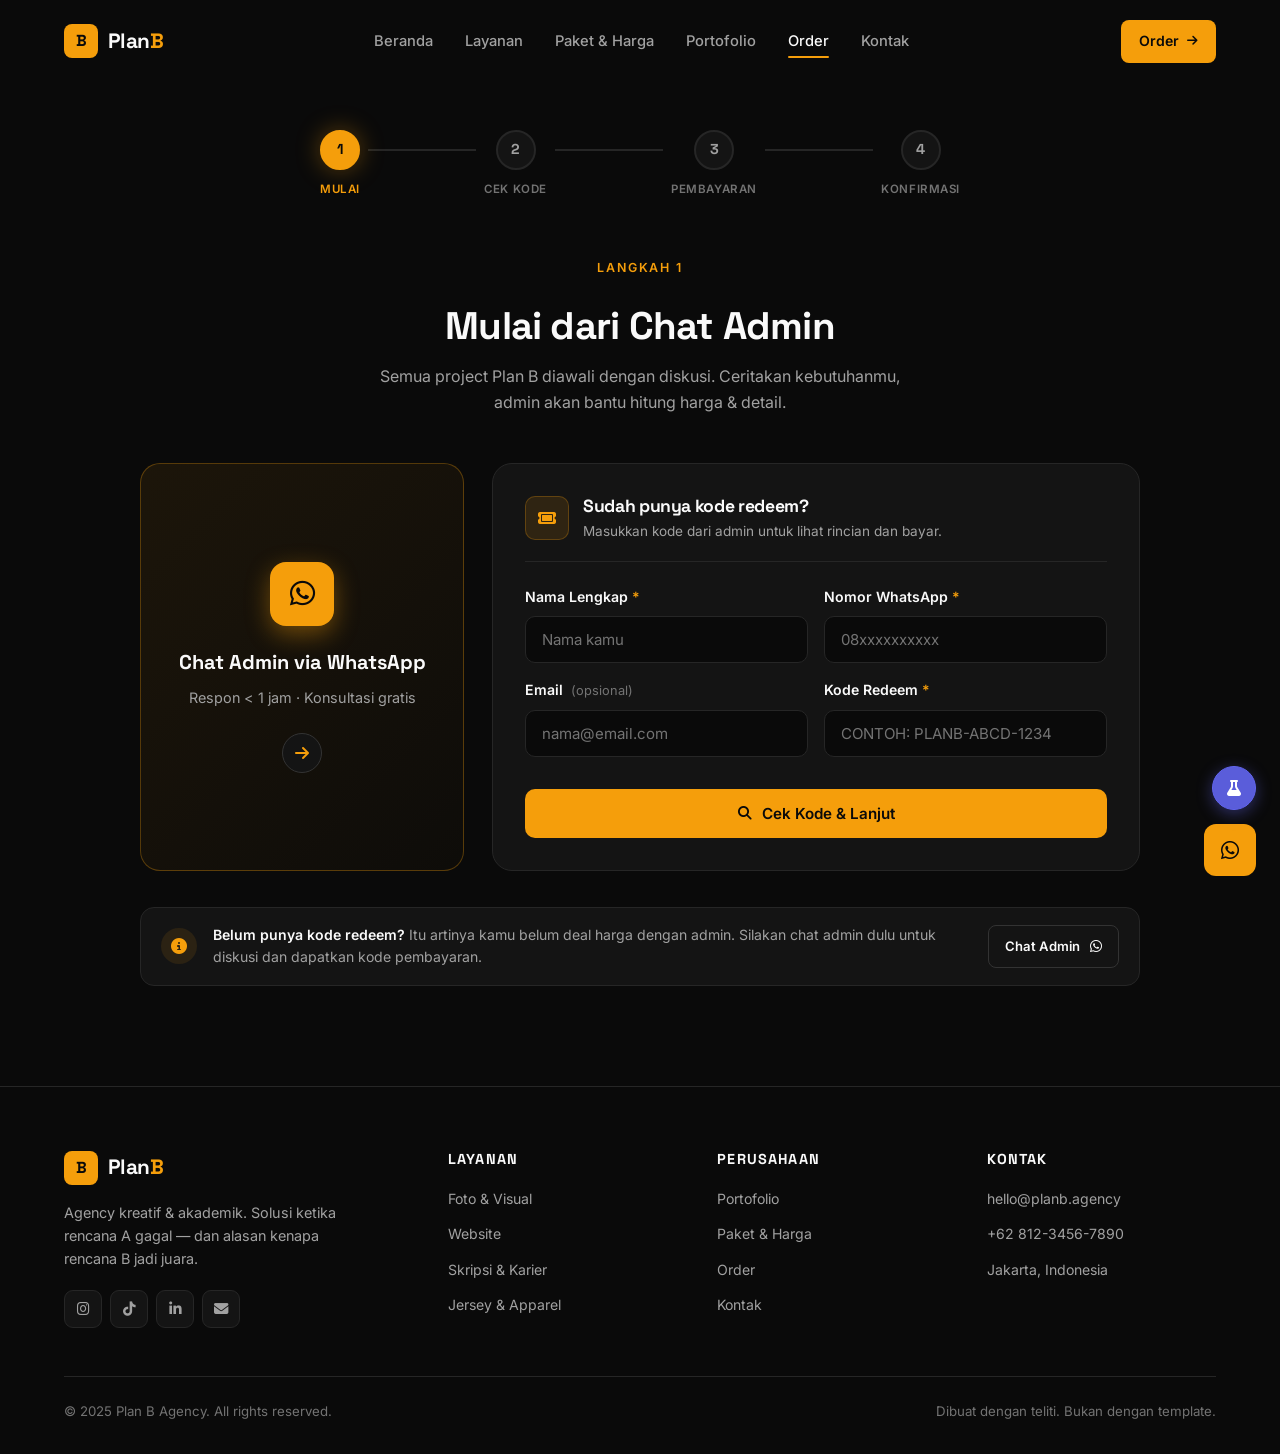
<file: order.html>
<!DOCTYPE html>
<html lang="id">
<head>
  <meta charset="UTF-8">
  <meta name="viewport" content="width=device-width, initial-scale=1.0">
  <title>Order — Plan B Agency</title>

  <link rel="preconnect" href="https://fonts.googleapis.com">
  <link rel="preconnect" href="https://fonts.gstatic.com" crossorigin>
  <link href="https://fonts.googleapis.com/css2?family=Inter:wght@400;500;600;700&family=Space+Grotesk:wght@500;600;700&display=swap" rel="stylesheet">
  <link rel="stylesheet" href="https://cdnjs.cloudflare.com/ajax/libs/font-awesome/6.4.0/css/all.min.css">
  <link rel="stylesheet" href="assets/css/style.css">
</head>
<body>

<!-- ============ NAVBAR ============ -->
<nav id="nav" class="navbar scrolled">
  <div class="container nav-inner">
    <a href="index.html" class="logo">
      <div class="logo-mark">B</div>
      <div class="logo-text">Plan<span class="b">B</span></div>
    </a>

    <ul class="nav-links" id="navLinks">
      <li><a href="index.html">Beranda</a></li>
      <li><a href="layanan.html">Layanan</a></li>
      <li><a href="paket.html">Paket & Harga</a></li>
      <li><a href="portofolio.html">Portofolio</a></li>
      <li><a href="order.html" class="active">Order</a></li>
      <li><a href="kontak.html">Kontak</a></li>
    </ul>

    <a href="order.html" class="nav-cta">Order <i class="fa-solid fa-arrow-right"></i></a>

    <button class="mobile-toggle" id="mobileToggle" aria-label="Menu">
      <i class="fa-solid fa-bars"></i>
    </button>
  </div>
</nav>

<!-- ============ ORDER FLOW ============ -->
<section class="order-flow">

  <div class="container">

    <!-- ============ STEP INDICATOR ============ -->
    <div class="step-indicator" id="stepIndicator">
      <div class="step-item is-active" data-step="1">
        <div class="step-circle"><span>1</span><i class="fa-solid fa-check"></i></div>
        <div class="step-label">Mulai</div>
      </div>
      <div class="step-line"></div>
      <div class="step-item" data-step="2">
        <div class="step-circle"><span>2</span><i class="fa-solid fa-check"></i></div>
        <div class="step-label">Cek Kode</div>
      </div>
      <div class="step-line"></div>
      <div class="step-item" data-step="3">
        <div class="step-circle"><span>3</span><i class="fa-solid fa-check"></i></div>
        <div class="step-label">Pembayaran</div>
      </div>
      <div class="step-line"></div>
      <div class="step-item" data-step="4">
        <div class="step-circle"><span>4</span><i class="fa-solid fa-check"></i></div>
        <div class="step-label">Konfirmasi</div>
      </div>
    </div>

    <!-- ============================================================
         LAYAR 1: MULAI — WAJIB CHAT ADMIN DULU
         ============================================================ -->
    <div class="screen is-active" id="screenForm">

      <div class="screen-head">
        <span class="section-eyebrow">Langkah 1</span>
        <h1>Mulai dari Chat Admin</h1>
        <p>Semua project Plan B diawali dengan diskusi. Ceritakan kebutuhanmu, admin akan bantu hitung harga & detail.</p>
      </div>

      <div class="order-start-box">

        <!-- Tombol besar: WA -->
        <a href="https://wa.me/6281234567890?text=Halo%20Plan%20B,%20saya%20mau%20konsultasi%20project"
           class="order-chat-btn"
           target="_blank"
           rel="noopener">
          <div class="order-chat-icon">
            <i class="fa-brands fa-whatsapp"></i>
          </div>
          <div class="order-chat-text">
            <strong>Chat Admin via WhatsApp</strong>
            <span>Respon &lt; 1 jam · Konsultasi gratis</span>
          </div>
          <i class="fa-solid fa-arrow-right order-chat-arrow"></i>
        </a>

        <div class="order-divider">
          <span>atau</span>
        </div>

        <!-- Form cek kode redeem -->
        <form class="order-redeem-form" id="redeemForm" novalidate>
          <div class="order-redeem-head">
            <div class="order-redeem-icon">
              <i class="fa-solid fa-ticket"></i>
            </div>
            <div>
              <h3>Sudah punya kode redeem?</h3>
              <p>Masukkan kode dari admin untuk lihat rincian dan bayar.</p>
            </div>
          </div>

          <div class="order-redeem-fields">
            <div class="form-group">
              <label for="nama">Nama Lengkap <span class="required">*</span></label>
              <input type="text" id="nama" name="nama" placeholder="Nama kamu" required>
              <span class="form-error" data-error="nama"></span>
            </div>

            <div class="form-group">
              <label for="wa">Nomor WhatsApp <span class="required">*</span></label>
              <input type="tel" id="wa" name="wa" placeholder="08xxxxxxxxxx" required
                inputmode="numeric" autocomplete="tel">
              <span class="form-error" data-error="wa"></span>
            </div>

            <div class="form-group">
              <label for="email">Email <span class="optional">(opsional)</span></label>
              <input type="email" id="email" name="email" placeholder="nama@email.com">
              <span class="form-error" data-error="email"></span>
            </div>

            <div class="form-group">
              <label for="redeemCode">Kode Redeem <span class="required">*</span></label>
              <input type="text" id="redeemCode" name="redeemCode"
                placeholder="Contoh: PLANB-ABCD-1234"
                autocomplete="off"
                style="text-transform: uppercase;">
              <span class="form-error" data-error="redeemCode"></span>
            </div>
          </div>

          <button type="submit" class="btn btn-primary order-redeem-submit" id="btnCheckCode">
            <i class="fa-solid fa-magnifying-glass"></i> Cek Kode & Lanjut
          </button>
        </form>

        <!-- Pesan kalau gak punya kode -->
        <div class="order-note">
            <div class="order-note-icon">
                <i class="fa-solid fa-circle-info"></i>
            </div>
            <div class="order-note-text">
                <strong>Belum punya kode redeem?</strong>
                Itu artinya kamu belum deal harga dengan admin. Silakan chat admin dulu untuk diskusi dan dapatkan kode pembayaran.
            </div>
            <a href="https://wa.me/6281234567890?text=Halo%20Plan%20B" target="_blank" class="btn btn-ghost order-note-btn">
                Chat Admin <i class="fa-brands fa-whatsapp"></i>
            </a>
        </div>

      </div>

    </div>

    <!-- ============================================================
         LAYAR 2: HASIL CEK KODE
         ============================================================ -->
    <div class="screen" id="screenRedeem">

      <div class="screen-head">
        <span class="section-eyebrow">Langkah 2</span>
        <h1>Rincian Kesepakatan</h1>
        <p>Periksa detail di bawah. Pastikan semuanya sesuai sebelum lanjut ke pembayaran.</p>
      </div>

      <div class="redeem-card" id="redeemCard"></div>

      <div class="status-screen" id="redeemStatusError" hidden>
        <div class="status-icon" id="statusIcon">
          <i class="fa-solid fa-circle-exclamation"></i>
        </div>
        <h2 id="statusTitle">—</h2>
        <p id="statusMessage">—</p>
        <div class="status-actions">
          <a href="https://wa.me/6281234567890?text=Halo%20Plan%20B,%20saya%20butuh%20bantuan%20kode%20redeem" class="btn btn-primary" target="_blank">
            <i class="fa-brands fa-whatsapp"></i> Chat Admin
          </a>
          <button type="button" class="btn btn-ghost" id="btnBackToForm">
            Kembali ke Form
          </button>
        </div>
      </div>

    </div>

    <!-- ============================================================
         LAYAR 3: PEMBAYARAN QRIS
         ============================================================ -->
    <div class="screen" id="screenPayment">

      <div class="screen-head">
        <span class="section-eyebrow">Langkah 3</span>
        <h1>Pembayaran QRIS</h1>
        <p>Scan QR di bawah pakai aplikasi e-wallet atau m-banking kamu.</p>
      </div>

      <div class="payment-layout">

        <div class="payment-qr-card">

          <div class="qr-timer" id="qrTimer">
            <i class="fa-solid fa-clock"></i>
            <span>Bayar dalam <strong id="timerDisplay">30:00</strong></span>
          </div>

          <div class="qr-box" id="qrBox">
            <div class="qr-placeholder">
              <i class="fa-solid fa-qrcode"></i>
              <span>QR Code</span>
            </div>
          </div>

          <div class="qr-amount-box">
            <span class="qr-amount-label">Total yang harus dibayar</span>
            <div class="qr-amount-row">
              <span class="qr-amount" id="qrAmount">Rp 450.137</span>
              <button type="button" class="btn-copy" id="btnCopyAmount">
                <i class="fa-regular fa-copy"></i> Salin
              </button>
            </div>
            <span class="qr-amount-hint">Bayar <strong>tepat</strong> sesuai nominal di atas (3 digit terakhir adalah kode unik).</span>
          </div>

        </div>

        <div class="payment-info-card">

          <div class="payment-steps">
            <h3><i class="fa-solid fa-list-ol"></i> Cara Bayar</h3>
            <ol>
              <li>Buka aplikasi e-wallet atau m-banking.</li>
              <li>Pilih "Scan QRIS" dan arahkan ke kode di samping.</li>
              <li>Masukkan nominal <strong>tepat</strong> seperti yang tertera, lalu konfirmasi.</li>
            </ol>
          </div>

          <div class="payment-actions">
            <button type="button" class="btn btn-primary" id="btnPaid">
              <i class="fa-solid fa-check"></i> Saya Sudah Bayar
            </button>
            <a href="https://wa.me/6281234567890?text=Halo%20Plan%20B,%20saya%20butuh%20bantuan%20pembayaran" class="btn btn-ghost" target="_blank">
              <i class="fa-brands fa-whatsapp"></i> Chat Admin
            </a>
          </div>

        </div>

      </div>

      <div class="status-screen" id="qrExpired" hidden>
        <div class="status-icon">
          <i class="fa-solid fa-hourglass-end"></i>
        </div>
        <h2>Waktu Habis</h2>
        <p>Batas waktu pembayaran 30 menit sudah lewat. Silakan buat QR baru.</p>
        <div class="status-actions">
          <button type="button" class="btn btn-primary" id="btnNewQR">
            <i class="fa-solid fa-rotate-right"></i> Buat QR Baru
          </button>
          <a href="https://wa.me/6281234567890?text=Halo%20Plan%20B" class="btn btn-ghost" target="_blank">
            <i class="fa-brands fa-whatsapp"></i> Chat Admin
          </a>
        </div>
      </div>

    </div>

    <!-- ============================================================
         MODAL UPLOAD BUKTI
         ============================================================ -->
    <div class="modal" id="modalUpload" aria-hidden="true">
      <div class="modal-backdrop" data-close-modal></div>
      <div class="modal-box" role="dialog" aria-labelledby="modalUploadTitle">

        <button class="modal-close" data-close-modal aria-label="Tutup">
          <i class="fa-solid fa-xmark"></i>
        </button>

        <div class="modal-header">
          <h2 id="modalUploadTitle">Unggah Bukti Pembayaran</h2>
          <p>Pastikan bukti transfer terlihat jelas — nominal, tanggal, dan status berhasil.</p>
        </div>

        <div class="upload-zone" id="uploadZone">
          <input type="file" id="uploadInput" accept="image/*" hidden>
          <div class="upload-placeholder" id="uploadPlaceholder">
            <i class="fa-solid fa-cloud-arrow-up"></i>
            <p><strong>Klik untuk pilih gambar</strong></p>
            <span>Format JPG, PNG · Maks 5 MB</span>
          </div>
          <div class="upload-preview" id="uploadPreview" hidden>
            <img id="previewImage" alt="Pratinjau bukti bayar">
            <button type="button" class="upload-remove" id="uploadRemove" aria-label="Hapus gambar">
              <i class="fa-solid fa-xmark"></i>
            </button>
          </div>
        </div>
        <span class="form-error" id="uploadError" hidden></span>

        <div class="modal-actions">
          <button type="button" class="btn btn-ghost" data-close-modal>Batal</button>
          <button type="button" class="btn btn-primary" id="btnSendProof" disabled>
            Kirim Bukti <i class="fa-solid fa-paper-plane"></i>
          </button>
        </div>

      </div>
    </div>

    <!-- ============================================================
         LAYAR 4: MENUNGGU KONFIRMASI / HASIL
         ============================================================ -->
    <div class="screen" id="screenResult">

      <div class="screen-head">
        <span class="section-eyebrow">Langkah 4</span>
        <h1 id="resultTitle">Menunggu Konfirmasi</h1>
        <p id="resultSubtitle">Bukti pembayaranmu sudah kami terima. Admin akan memverifikasi dalam waktu singkat.</p>
      </div>

      <div class="result-card" id="resultCard"></div>

    </div>

  </div>

</section>

<!-- ============ SIM PANEL (hapus di production) ============ -->
<div class="sim-panel" id="simPanel">
  <button class="sim-toggle" id="simToggle" aria-label="Buka simulasi">
    <i class="fa-solid fa-flask"></i>
  </button>
  <div class="sim-body" id="simBody" hidden>
    <h4>Simulasi State</h4>
    <p class="sim-hint">Buat tes tampilan. Hapus di production.</p>
    <div class="sim-actions">
      <button data-sim="form" type="button">Mulai</button>
      <button data-sim="redeem-ok" type="button">Cek Kode: Valid</button>
      <button data-sim="redeem-bad" type="button">Cek Kode: Salah</button>
      <button data-sim="redeem-exp" type="button">Cek Kode: Expired</button>
      <button data-sim="redeem-used" type="button">Cek Kode: Terpakai</button>
      <button data-sim="redeem-limit" type="button">Cek Kode: Limit</button>
      <button data-sim="payment" type="button">Pembayaran QRIS</button>
      <button data-sim="payment-exp" type="button">QR Expired</button>
      <button data-sim="result-wait" type="button">Hasil: Menunggu</button>
      <button data-sim="result-ok" type="button">Hasil: Terkonfirmasi</button>
      <button data-sim="result-reject" type="button">Hasil: Ditolak</button>
      <button data-sim="result-expired" type="button">Hasil: Kedaluwarsa</button>
    </div>
  </div>
</div>

<!-- ============ FOOTER ============ -->
<footer class="site-footer">
  <div class="container">
    <div class="footer-grid">
      <div class="footer-brand">
        <a href="index.html" class="logo">
          <div class="logo-mark">B</div>
          <div class="logo-text">Plan<span class="b">B</span></div>
        </a>
        <p>Agency kreatif & akademik. Solusi ketika rencana A gagal — dan alasan kenapa rencana B jadi juara.</p>
        <div class="footer-socials">
          <a href="#" aria-label="Instagram"><i class="fa-brands fa-instagram"></i></a>
          <a href="#" aria-label="TikTok"><i class="fa-brands fa-tiktok"></i></a>
          <a href="#" aria-label="LinkedIn"><i class="fa-brands fa-linkedin-in"></i></a>
          <a href="#" aria-label="Email"><i class="fa-solid fa-envelope"></i></a>
        </div>
      </div>

      <div class="footer-col">
        <h4>Layanan</h4>
        <ul>
          <li><a href="layanan.html#foto">Foto & Visual</a></li>
          <li><a href="layanan.html#website">Website</a></li>
          <li><a href="layanan.html#skripsi">Skripsi & Karier</a></li>
          <li><a href="layanan.html#jersey">Jersey & Apparel</a></li>
        </ul>
      </div>

      <div class="footer-col">
        <h4>Perusahaan</h4>
        <ul>
          <li><a href="portofolio.html">Portofolio</a></li>
          <li><a href="paket.html">Paket & Harga</a></li>
          <li><a href="order.html">Order</a></li>
          <li><a href="kontak.html">Kontak</a></li>
        </ul>
      </div>

      <div class="footer-col">
        <h4>Kontak</h4>
        <ul>
          <li><a href="mailto:hello@planb.agency">hello@planb.agency</a></li>
          <li><a href="https://wa.me/6281234567890">+62 812-3456-7890</a></li>
          <li><a href="#">Jakarta, Indonesia</a></li>
        </ul>
      </div>
    </div>

    <div class="footer-bottom">
      <div>© 2025 Plan B Agency. All rights reserved.</div>
      <div>Dibuat dengan teliti. Bukan dengan template.</div>
    </div>
  </div>
</footer>

<a href="https://wa.me/6281234567890?text=Halo%20Plan%20B" class="wa-float" target="_blank" aria-label="WhatsApp">
  <i class="fa-brands fa-whatsapp"></i>
</a>

<script src="assets/js/main.js"></script>
<script src="assets/js/order-flow.js"></script>

</body>
</html>
</file>
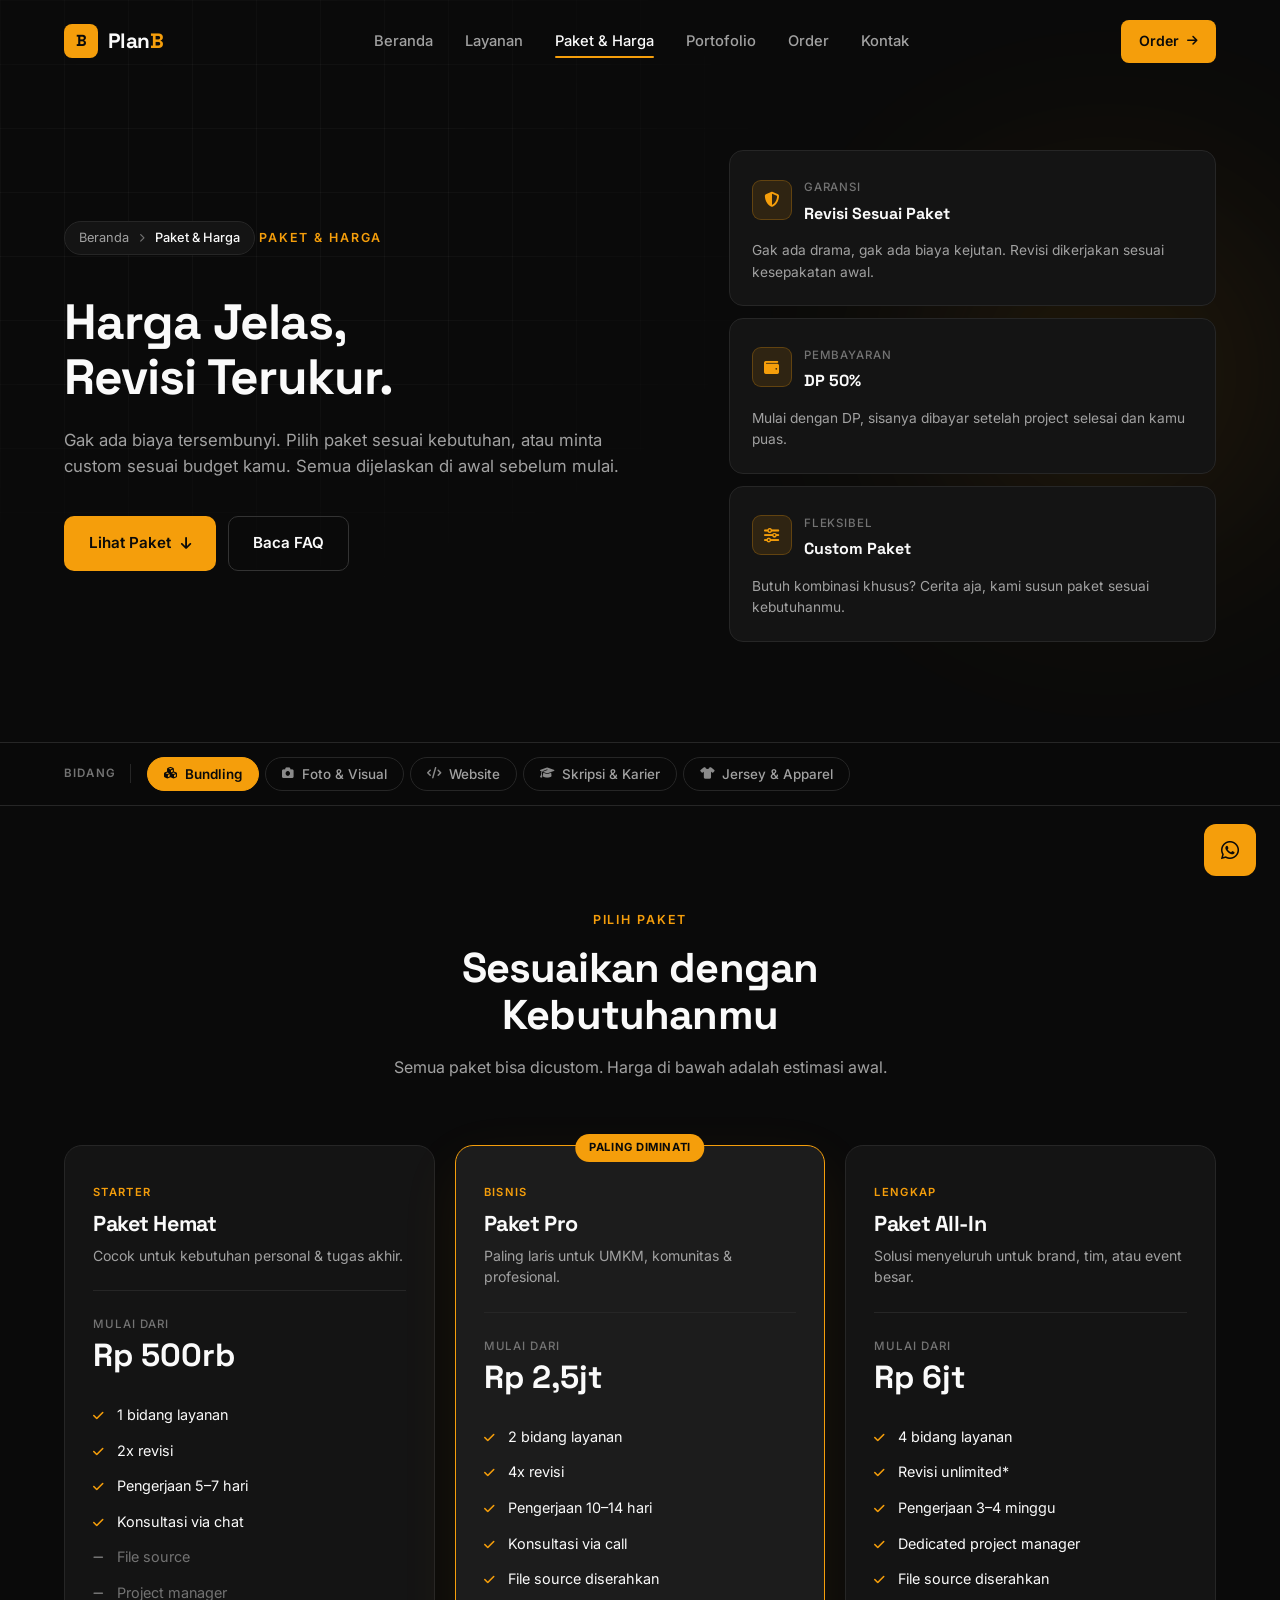
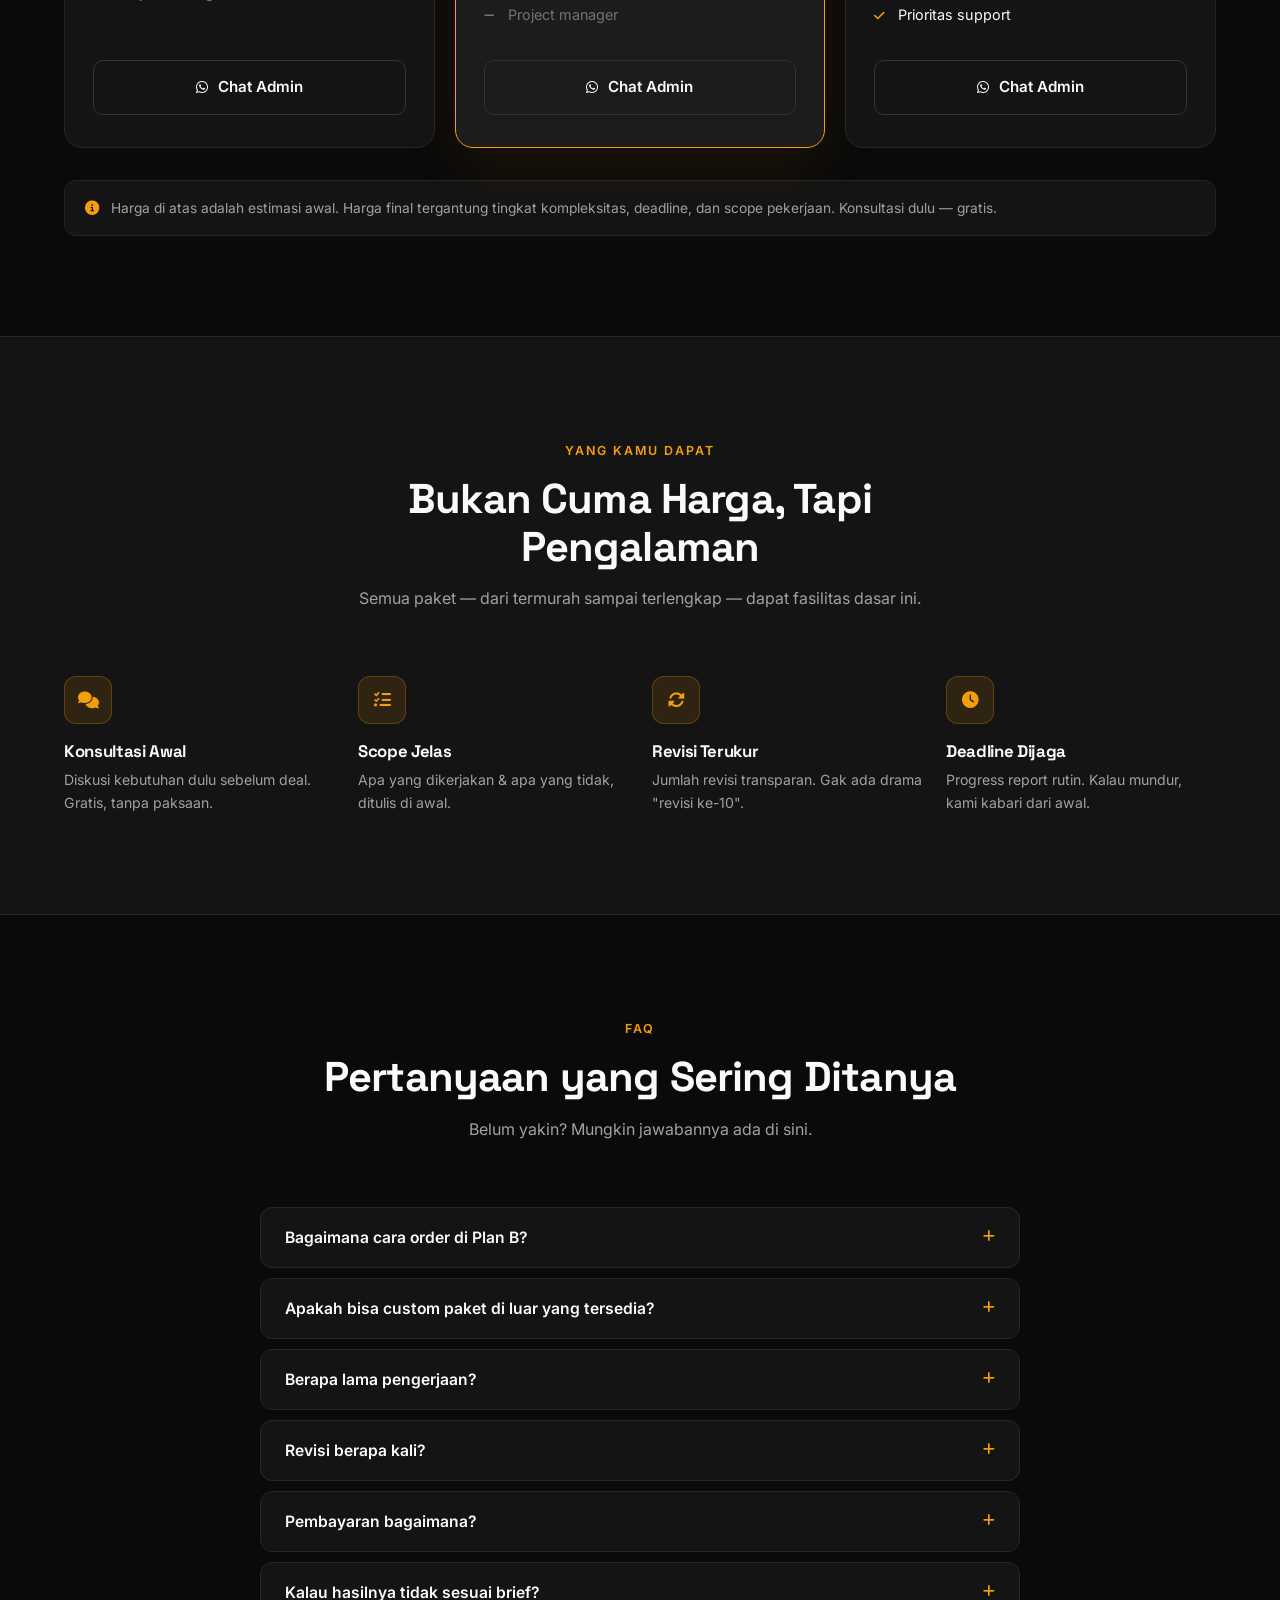
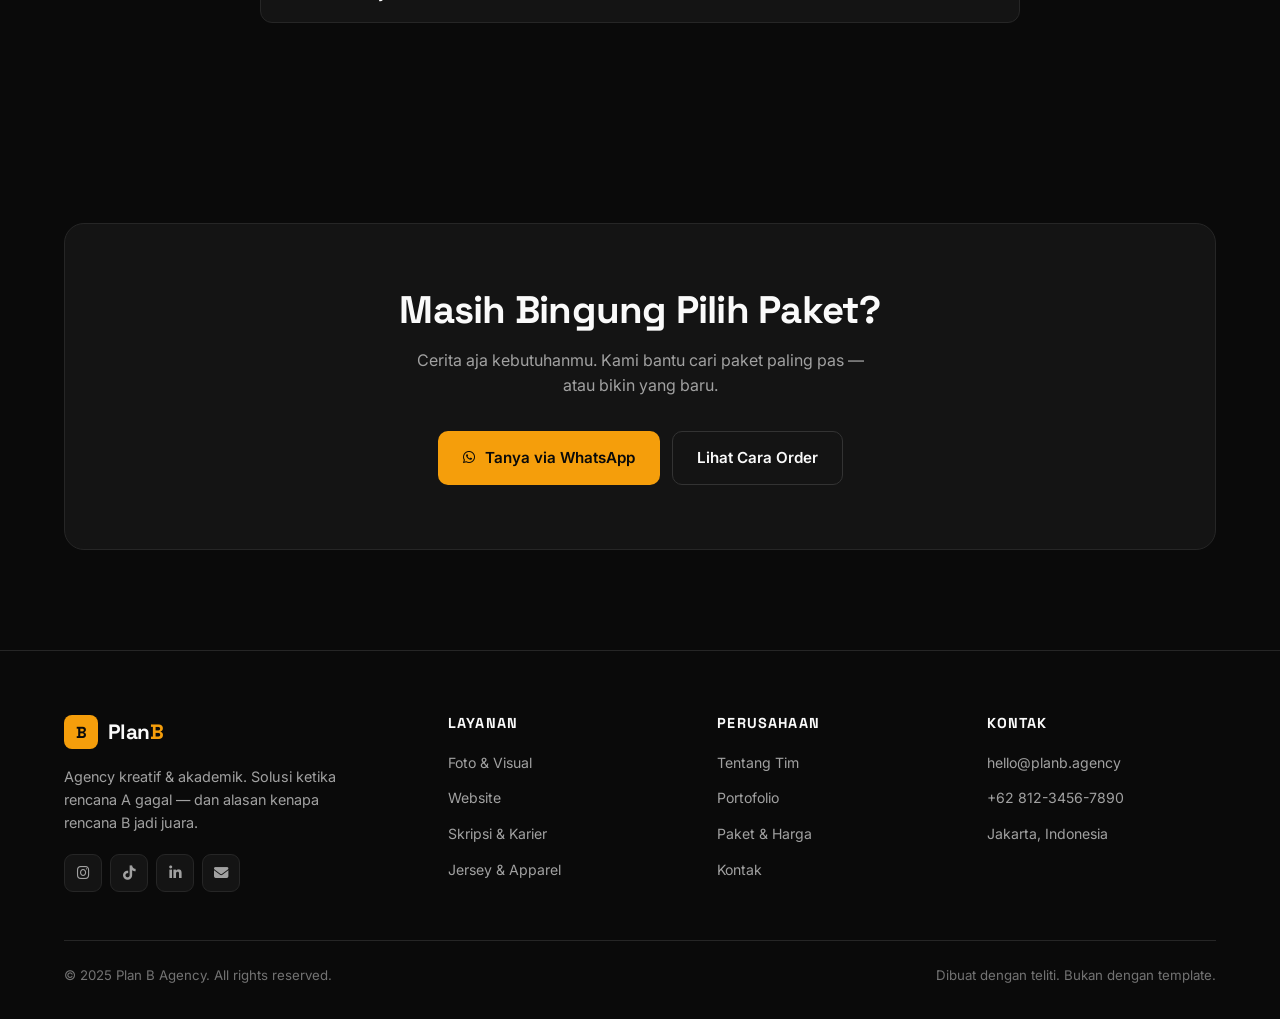
<file: paket.html>
<!DOCTYPE html>
<html lang="id">
<head>
  <meta charset="UTF-8">
  <meta name="viewport" content="width=device-width, initial-scale=1.0">
  <title>Paket & Harga — Plan B Agency</title>

  <link rel="preconnect" href="https://fonts.googleapis.com">
  <link rel="preconnect" href="https://fonts.gstatic.com" crossorigin>
  <link href="https://fonts.googleapis.com/css2?family=Inter:wght@400;500;600;700&family=Space+Grotesk:wght@500;600;700&display=swap" rel="stylesheet">
  <link rel="stylesheet" href="https://cdnjs.cloudflare.com/ajax/libs/font-awesome/6.4.0/css/all.min.css">
  <link rel="stylesheet" href="assets/css/style.css">
</head>
<body>

<!-- ============ NAVBAR ============ -->
<nav id="nav" class="navbar scrolled">
  <div class="container nav-inner">
    <a href="index.html" class="logo">
      <div class="logo-mark">B</div>
      <div class="logo-text">Plan<span class="b">B</span></div>
    </a>

    <ul class="nav-links" id="navLinks">
      <li><a href="index.html">Beranda</a></li>
      <li><a href="layanan.html">Layanan</a></li>
      <li><a href="paket.html" class="active">Paket & Harga</a></li>
      <li><a href="portofolio.html">Portofolio</a></li>
      <li><a href="order.html">Order</a></li>
      <li><a href="kontak.html">Kontak</a></li>
    </ul>

    <a href="kontak.html" class="nav-cta">Order <i class="fa-solid fa-arrow-right"></i></a>

    <button class="mobile-toggle" id="mobileToggle" aria-label="Menu">
      <i class="fa-solid fa-bars"></i>
    </button>
  </div>
</nav>

<!-- ============ PAGE HERO ============ -->
<section class="page-hero">
  <div class="page-hero-bg"></div>
  <div class="page-hero-glow"></div>

  <div class="container page-hero-inner">

    <div class="page-hero-text">
      <nav class="breadcrumb" aria-label="Breadcrumb">
        <a href="index.html">Beranda</a>
        <i class="fa-solid fa-chevron-right"></i>
        <span>Paket & Harga</span>
      </nav>

      <span class="section-eyebrow">Paket & Harga</span>
      <h1>Harga Jelas,<br>Revisi Terukur.</h1>
      <p class="page-hero-lead">
        Gak ada biaya tersembunyi. Pilih paket sesuai kebutuhan, atau minta
        custom sesuai budget kamu. Semua dijelaskan di awal sebelum mulai.
      </p>

      <div class="page-hero-actions">
        <a href="#paket" class="btn btn-primary">
          Lihat Paket <i class="fa-solid fa-arrow-down"></i>
        </a>
        <a href="#faq" class="btn btn-ghost">Baca FAQ</a>
      </div>
    </div>

    <aside class="page-hero-aside">
      <div class="aside-card">
        <div class="aside-card-top">
          <div class="aside-icon"><i class="fa-solid fa-shield-halved"></i></div>
          <div>
            <span class="aside-label">Garansi</span>
            <span class="aside-value">Revisi Sesuai Paket</span>
          </div>
        </div>
        <p class="aside-desc">Gak ada drama, gak ada biaya kejutan. Revisi dikerjakan sesuai kesepakatan awal.</p>
      </div>

      <div class="aside-card">
        <div class="aside-card-top">
          <div class="aside-icon"><i class="fa-solid fa-wallet"></i></div>
          <div>
            <span class="aside-label">Pembayaran</span>
            <span class="aside-value">DP 50%</span>
          </div>
        </div>
        <p class="aside-desc">Mulai dengan DP, sisanya dibayar setelah project selesai dan kamu puas.</p>
      </div>

      <div class="aside-card">
        <div class="aside-card-top">
          <div class="aside-icon"><i class="fa-solid fa-sliders"></i></div>
          <div>
            <span class="aside-label">Fleksibel</span>
            <span class="aside-value">Custom Paket</span>
          </div>
        </div>
        <p class="aside-desc">Butuh kombinasi khusus? Cerita aja, kami susun paket sesuai kebutuhanmu.</p>
      </div>
    </aside>

  </div>
</section>

<!-- ============ TAB BIDANG ============ -->
<nav class="quick-nav" id="quickNav">
  <div class="container quick-nav-inner">
    <span class="quick-nav-label">Bidang</span>

    <ul class="quick-nav-list" id="quickNavList">
      <li>
        <button class="quick-nav-btn is-active" data-tab="bundling">
          <i class="fa-solid fa-cubes"></i> Bundling
        </button>
      </li>
      <li>
        <button class="quick-nav-btn" data-tab="foto">
          <i class="fa-solid fa-camera"></i> Foto & Visual
        </button>
      </li>
      <li>
        <button class="quick-nav-btn" data-tab="website">
          <i class="fa-solid fa-code"></i> Website
        </button>
      </li>
      <li>
        <button class="quick-nav-btn" data-tab="skripsi">
          <i class="fa-solid fa-graduation-cap"></i> Skripsi & Karier
        </button>
      </li>
      <li>
        <button class="quick-nav-btn" data-tab="jersey">
          <i class="fa-solid fa-shirt"></i> Jersey & Apparel
        </button>
      </li>
    </ul>
  </div>
</nav>

<!-- ============ PAKET & HARGA ============ -->
<section class="paket-section block" id="paket">
  <div class="container">

    <div class="section-head">
      <span class="section-eyebrow">Pilih Paket</span>
      <h2>Sesuaikan dengan Kebutuhanmu</h2>
      <p>Semua paket bisa dicustom. Harga di bawah adalah estimasi awal.</p>
    </div>

    <!-- ============================================================
         TAB: BUNDLING
         Nanti di Laravel: @foreach($packages['bundling'] as $p)
         ============================================================ -->
    <div class="paket-panel is-active" data-panel="bundling">
      <div class="paket-grid">

        <article class="paket-card">
          <div class="paket-head">
            <span class="paket-tier">Starter</span>
            <h3 class="paket-name">Paket Hemat</h3>
            <p class="paket-desc">Cocok untuk kebutuhan personal & tugas akhir.</p>
          </div>

          <div class="paket-price">
            <span class="paket-from">Mulai dari</span>
            <span class="paket-amount">Rp 500rb</span>
          </div>

          <ul class="paket-features">
            <li><i class="fa-solid fa-check"></i> 1 bidang layanan</li>
            <li><i class="fa-solid fa-check"></i> 2x revisi</li>
            <li><i class="fa-solid fa-check"></i> Pengerjaan 5–7 hari</li>
            <li><i class="fa-solid fa-check"></i> Konsultasi via chat</li>
            <li class="muted"><i class="fa-solid fa-minus"></i> File source</li>
            <li class="muted"><i class="fa-solid fa-minus"></i> Project manager</li>
          </ul>

          <a href="https://wa.me/6281234567890?text=Halo%20Plan%20B,%20saya%20tertarik%20paket%20Starter" 
            class="btn btn-ghost paket-cta" target="_blank">
            <i class="fa-brands fa-whatsapp"></i> Chat Admin
          </a>
        </article>

        <article class="paket-card featured">
          <div class="paket-badge">Paling Diminati</div>
          <div class="paket-head">
            <span class="paket-tier">Bisnis</span>
            <h3 class="paket-name">Paket Pro</h3>
            <p class="paket-desc">Paling laris untuk UMKM, komunitas & profesional.</p>
          </div>

          <div class="paket-price">
            <span class="paket-from">Mulai dari</span>
            <span class="paket-amount">Rp 2,5jt</span>
          </div>

          <ul class="paket-features">
            <li><i class="fa-solid fa-check"></i> 2 bidang layanan</li>
            <li><i class="fa-solid fa-check"></i> 4x revisi</li>
            <li><i class="fa-solid fa-check"></i> Pengerjaan 10–14 hari</li>
            <li><i class="fa-solid fa-check"></i> Konsultasi via call</li>
            <li><i class="fa-solid fa-check"></i> File source diserahkan</li>
            <li class="muted"><i class="fa-solid fa-minus"></i> Project manager</li>
          </ul>

          <a href="https://wa.me/6281234567890?text=Halo%20Plan%20B,%20saya%20tertarik%20paket%20Starter" 
            class="btn btn-ghost paket-cta" target="_blank">
            <i class="fa-brands fa-whatsapp"></i> Chat Admin
          </a>
        </article>

        <article class="paket-card">
          <div class="paket-head">
            <span class="paket-tier">Lengkap</span>
            <h3 class="paket-name">Paket All-In</h3>
            <p class="paket-desc">Solusi menyeluruh untuk brand, tim, atau event besar.</p>
          </div>

          <div class="paket-price">
            <span class="paket-from">Mulai dari</span>
            <span class="paket-amount">Rp 6jt</span>
          </div>

          <ul class="paket-features">
            <li><i class="fa-solid fa-check"></i> 4 bidang layanan</li>
            <li><i class="fa-solid fa-check"></i> Revisi unlimited*</li>
            <li><i class="fa-solid fa-check"></i> Pengerjaan 3–4 minggu</li>
            <li><i class="fa-solid fa-check"></i> Dedicated project manager</li>
            <li><i class="fa-solid fa-check"></i> File source diserahkan</li>
            <li><i class="fa-solid fa-check"></i> Prioritas support</li>
          </ul>

          <a href="https://wa.me/6281234567890?text=Halo%20Plan%20B,%20saya%20tertarik%20paket%20Starter" 
            class="btn btn-ghost paket-cta" target="_blank">
            <i class="fa-brands fa-whatsapp"></i> Chat Admin
          </a>
        </article>

      </div>
    </div>

    <!-- ============================================================
         TAB: FOTO
         ============================================================ -->
    <div class="paket-panel" data-panel="foto">
      <div class="paket-grid">

        <article class="paket-card">
          <div class="paket-head">
            <span class="paket-tier">Basic</span>
            <h3 class="paket-name">Foto Kilat</h3>
            <p class="paket-desc">Untuk kebutuhan cepat: produk, profil, atau dokumentasi singkat.</p>
          </div>

          <div class="paket-price">
            <span class="paket-from">Mulai dari</span>
            <span class="paket-amount">Rp 350rb</span>
          </div>

          <ul class="paket-features">
            <li><i class="fa-solid fa-check"></i> Sesi 1 jam</li>
            <li><i class="fa-solid fa-check"></i> 15 foto edit</li>
            <li><i class="fa-solid fa-check"></i> 1 lokasi</li>
            <li><i class="fa-solid fa-check"></i> File JPG high-res</li>
            <li class="muted"><i class="fa-solid fa-minus"></i> Video</li>
          </ul>

          <a href="https://wa.me/6281234567890?text=Halo%20Plan%20B,%20saya%20tertarik%20paket%20Starter" 
            class="btn btn-ghost paket-cta" target="_blank">
            <i class="fa-brands fa-whatsapp"></i> Chat Admin
          </a>
        </article>

        <article class="paket-card featured">
          <div class="paket-badge">Best Value</div>
          <div class="paket-head">
            <span class="paket-tier">Standard</span>
            <h3 class="paket-name">Foto Pro</h3>
            <p class="paket-desc">Paket favorit untuk UMKM & personal branding.</p>
          </div>

          <div class="paket-price">
            <span class="paket-from">Mulai dari</span>
            <span class="paket-amount">Rp 850rb</span>
          </div>

          <ul class="paket-features">
            <li><i class="fa-solid fa-check"></i> Sesi 3 jam</li>
            <li><i class="fa-solid fa-check"></i> 50 foto edit</li>
            <li><i class="fa-solid fa-check"></i> 2 lokasi</li>
            <li><i class="fa-solid fa-check"></i> File JPG + RAW</li>
            <li><i class="fa-solid fa-check"></i> Retouch profesional</li>
          </ul>

          <a href="https://wa.me/6281234567890?text=Halo%20Plan%20B,%20saya%20tertarik%20paket%20Starter" 
            class="btn btn-ghost paket-cta" target="_blank">
            <i class="fa-brands fa-whatsapp"></i> Chat Admin
          </a>
        </article>

        <article class="paket-card">
          <div class="paket-head">
            <span class="paket-tier">Premium</span>
            <h3 class="paket-name">Foto + Video</h3>
            <p class="paket-desc">Untuk event, prewedding, atau campaign yang butuh keduanya.</p>
          </div>

          <div class="paket-price">
            <span class="paket-from">Mulai dari</span>
            <span class="paket-amount">Rp 2,5jt</span>
          </div>

          <ul class="paket-features">
            <li><i class="fa-solid fa-check"></i> Sesi 6 jam</li>
            <li><i class="fa-solid fa-check"></i> 100+ foto edit</li>
            <li><i class="fa-solid fa-check"></i> Video highlight 3 menit</li>
            <li><i class="fa-solid fa-check"></i> Unlimited lokasi (dalam kota)</li>
            <li><i class="fa-solid fa-check"></i> Retouch + color grading</li>
          </ul>

          <a href="https://wa.me/6281234567890?text=Halo%20Plan%20B,%20saya%20tertarik%20paket%20Starter" 
            class="btn btn-ghost paket-cta" target="_blank">
            <i class="fa-brands fa-whatsapp"></i> Chat Admin
          </a>
        </article>

      </div>
    </div>

    <!-- ============================================================
         TAB: WEBSITE
         ============================================================ -->
    <div class="paket-panel" data-panel="website">
      <div class="paket-grid">

        <article class="paket-card">
          <div class="paket-head">
            <span class="paket-tier">Landing</span>
            <h3 class="paket-name">Landing Page</h3>
            <p class="paket-desc">Satu halaman fokus konversi. Cocok untuk iklan & produk baru.</p>
          </div>

          <div class="paket-price">
            <span class="paket-from">Mulai dari</span>
            <span class="paket-amount">Rp 1,5jt</span>
          </div>

          <ul class="paket-features">
            <li><i class="fa-solid fa-check"></i> 1 halaman panjang</li>
            <li><i class="fa-solid fa-check"></i> Responsive mobile & desktop</li>
            <li><i class="fa-solid fa-check"></i> Form kontak + WhatsApp</li>
            <li><i class="fa-solid fa-check"></i> SEO basic</li>
            <li class="muted"><i class="fa-solid fa-minus"></i> CMS admin</li>
          </ul>

          <a href="https://wa.me/6281234567890?text=Halo%20Plan%20B,%20saya%20tertarik%20paket%20Starter" 
            class="btn btn-ghost paket-cta" target="_blank">
            <i class="fa-brands fa-whatsapp"></i> Chat Admin
          </a>
        </article>

        <article class="paket-card featured">
          <div class="paket-badge">Paling Diminati</div>
          <div class="paket-head">
            <span class="paket-tier">Profile</span>
            <h3 class="paket-name">Company Profile</h3>
            <p class="paket-desc">Website multi-halaman untuk profil bisnis atau komunitas.</p>
          </div>

          <div class="paket-price">
            <span class="paket-from">Mulai dari</span>
            <span class="paket-amount">Rp 3,5jt</span>
          </div>

          <ul class="paket-features">
            <li><i class="fa-solid fa-check"></i> Hingga 6 halaman</li>
            <li><i class="fa-solid fa-check"></i> Responsive & cepat</li>
            <li><i class="fa-solid fa-check"></i> SEO basic + analytics</li>
            <li><i class="fa-solid fa-check"></i> CMS admin (update sendiri)</li>
            <li><i class="fa-solid fa-check"></i> Domain + hosting setup</li>
          </ul>

          <a href="https://wa.me/6281234567890?text=Halo%20Plan%20B,%20saya%20tertarik%20paket%20Starter" 
            class="btn btn-ghost paket-cta" target="_blank">
            <i class="fa-brands fa-whatsapp"></i> Chat Admin
          </a>
        </article>

        <article class="paket-card">
          <div class="paket-head">
            <span class="paket-tier">Toko</span>
            <h3 class="paket-name">Toko Online</h3>
            <p class="paket-desc">Katalog produk + checkout sederhana, integrasi WhatsApp.</p>
          </div>

          <div class="paket-price">
            <span class="paket-from">Mulai dari</span>
            <span class="paket-amount">Rp 6jt</span>
          </div>

          <ul class="paket-features">
            <li><i class="fa-solid fa-check"></i> Katalog & kategori produk</li>
            <li><i class="fa-solid fa-check"></i> Keranjang & checkout</li>
            <li><i class="fa-solid fa-check"></i> Integrasi WhatsApp & payment</li>
            <li><i class="fa-solid fa-check"></i> CMS admin lengkap</li>
            <li><i class="fa-solid fa-check"></i> Training penggunaan</li>
          </ul>

          <a href="https://wa.me/6281234567890?text=Halo%20Plan%20B,%20saya%20tertarik%20paket%20Starter" 
            class="btn btn-ghost paket-cta" target="_blank">
            <i class="fa-brands fa-whatsapp"></i> Chat Admin
          </a>
        </article>

      </div>
    </div>

    <!-- ============================================================
         TAB: SKRIPSI & KARIER
         ============================================================ -->
    <div class="paket-panel" data-panel="skripsi">
      <div class="paket-grid">

        <article class="paket-card">
          <div class="paket-head">
            <span class="paket-tier">Basic</span>
            <h3 class="paket-name">Olah Data</h3>
            <p class="paket-desc">Untuk yang butuh bantuan statistik & interpretasi hasil.</p>
          </div>

          <div class="paket-price">
            <span class="paket-from">Mulai dari</span>
            <span class="paket-amount">Rp 250rb</span>
          </div>

          <ul class="paket-features">
            <li><i class="fa-solid fa-check"></i> Analisis SPSS / Excel</li>
            <li><i class="fa-solid fa-check"></i> Output tabel & grafik</li>
            <li><i class="fa-solid fa-check"></i> Interpretasi hasil</li>
            <li><i class="fa-solid fa-check"></i> Konsultasi via chat</li>
            <li class="muted"><i class="fa-solid fa-minus"></i> Pendampingan sidang</li>
          </ul>

          <a href="https://wa.me/6281234567890?text=Halo%20Plan%20B,%20saya%20tertarik%20paket%20Starter" 
            class="btn btn-ghost paket-cta" target="_blank">
            <i class="fa-brands fa-whatsapp"></i> Chat Admin
          </a>
        </article>

        <article class="paket-card featured">
          <div class="paket-badge">Paling Diminati</div>
          <div class="paket-head">
            <span class="paket-tier">Karier</span>
            <h3 class="paket-name">CV + Interview</h3>
            <p class="paket-desc">Paket lengkap untuk yang lagi cari kerja atau magang.</p>
          </div>

          <div class="paket-price">
            <span class="paket-from">Mulai dari</span>
            <span class="paket-amount">Rp 450rb</span>
          </div>

          <ul class="paket-features">
            <li><i class="fa-solid fa-check"></i> CV ATS-friendly</li>
            <li><i class="fa-solid fa-check"></i> Portofolio online 1 halaman</li>
            <li><i class="fa-solid fa-check"></i> Optimasi LinkedIn</li>
            <li><i class="fa-solid fa-check"></i> 1 sesi simulasi interview</li>
            <li><i class="fa-solid fa-check"></i> Feedback & perbaikan</li>
          </ul>

          <a href="https://wa.me/6281234567890?text=Halo%20Plan%20B,%20saya%20tertarik%20paket%20Starter" 
            class="btn btn-ghost paket-cta" target="_blank">
            <i class="fa-brands fa-whatsapp"></i> Chat Admin
          </a>
        </article>

        <article class="paket-card">
          <div class="paket-head">
            <span class="paket-tier">Lengkap</span>
            <h3 class="paket-name">Bimbingan Skripsi</h3>
            <p class="paket-desc">Pendampingan dari bab 1 sampai sidang, tanpa drama.</p>
          </div>

          <div class="paket-price">
            <span class="paket-from">Mulai dari</span>
            <span class="paket-amount">Rp 1,5jt</span>
          </div>

          <ul class="paket-features">
            <li><i class="fa-solid fa-check"></i> Bimbingan bab 1–5</li>
            <li><i class="fa-solid fa-check"></i> Olah data + interpretasi</li>
            <li><i class="fa-solid fa-check"></i> Review & revisi tulisan</li>
            <li><i class="fa-solid fa-check"></i> Persiapan sidang</li>
            <li><i class="fa-solid fa-check"></i> Chat support hingga lulus</li>
          </ul>

          <a href="https://wa.me/6281234567890?text=Halo%20Plan%20B,%20saya%20tertarik%20paket%20Starter" 
            class="btn btn-ghost paket-cta" target="_blank">
            <i class="fa-brands fa-whatsapp"></i> Chat Admin
          </a>
        </article>

      </div>
    </div>

    <!-- ============================================================
         TAB: JERSEY
         ============================================================ -->
    <div class="paket-panel" data-panel="jersey">
      <div class="paket-grid">

        <article class="paket-card">
          <div class="paket-head">
            <span class="paket-tier">Basic</span>
            <h3 class="paket-name">Desain Saja</h3>
            <p class="paket-desc">Buat kamu yang sudah punya produsen sendiri.</p>
          </div>

          <div class="paket-price">
            <span class="paket-from">Mulai dari</span>
            <span class="paket-amount">Rp 150rb</span>
          </div>

          <ul class="paket-features">
            <li><i class="fa-solid fa-check"></i> 1 desain jersey</li>
            <li><i class="fa-solid fa-check"></i> File vector (AI/PDF)</li>
            <li><i class="fa-solid fa-check"></i> Mockup preview</li>
            <li><i class="fa-solid fa-check"></i> 2x revisi</li>
            <li class="muted"><i class="fa-solid fa-minus"></i> Konsultasi bahan</li>
          </ul>

          <a href="https://wa.me/6281234567890?text=Halo%20Plan%20B,%20saya%20tertarik%20paket%20Starter" 
            class="btn btn-ghost paket-cta" target="_blank">
            <i class="fa-brands fa-whatsapp"></i> Chat Admin
          </a>
        </article>

        <article class="paket-card featured">
          <div class="paket-badge">Best Value</div>
          <div class="paket-head">
            <span class="paket-tier">Standard</span>
            <h3 class="paket-name">Desain + Konsultasi</h3>
            <p class="paket-desc">Desain plus arahan bahan & sablon ke produsen.</p>
          </div>

          <div class="paket-price">
            <span class="paket-from">Mulai dari</span>
            <span class="paket-amount">Rp 350rb</span>
          </div>

          <ul class="paket-features">
            <li><i class="fa-solid fa-check"></i> 2 desain jersey</li>
            <li><i class="fa-solid fa-check"></i> File vector + mockup 3D</li>
            <li><i class="fa-solid fa-check"></i> 4x revisi</li>
            <li><i class="fa-solid fa-check"></i> Konsultasi bahan & sablon</li>
            <li><i class="fa-solid fa-check"></i> Rekomendasi produsen</li>
          </ul>

          <a href="https://wa.me/6281234567890?text=Halo%20Plan%20B,%20saya%20tertarik%20paket%20Starter" 
            class="btn btn-ghost paket-cta" target="_blank">
            <i class="fa-brands fa-whatsapp"></i> Chat Admin
          </a>
        </article>

        <article class="paket-card">
          <div class="paket-head">
            <span class="paket-tier">Premium</span>
            <h3 class="paket-name">Full Package</h3>
            <p class="paket-desc">Desain + produksi + pengiriman. Tinggal terima jadi.</p>
          </div>

          <div class="paket-price">
            <span class="paket-from">Mulai dari</span>
            <span class="paket-amount">Rp 150rb<span class="paket-unit">/pcs</span></span>
          </div>

          <ul class="paket-features">
            <li><i class="fa-solid fa-check"></i> Desain custom unlimited</li>
            <li><i class="fa-solid fa-check"></i> Produksi jersey (min. 12 pcs)</li>
            <li><i class="fa-solid fa-check"></i> Bahan dry-fit premium</li>
            <li><i class="fa-solid fa-check"></i> Nama & nomor punggung</li>
            <li><i class="fa-solid fa-check"></i> Pengiriman ke seluruh Indonesia</li>
          </ul>

          <a href="https://wa.me/6281234567890?text=Halo%20Plan%20B,%20saya%20tertarik%20paket%20Starter" 
            class="btn btn-ghost paket-cta" target="_blank">
            <i class="fa-brands fa-whatsapp"></i> Chat Admin
          </a>
        </article>

      </div>
    </div>

    <p class="paket-note">
      <i class="fa-solid fa-circle-info"></i>
      Harga di atas adalah estimasi awal. Harga final tergantung tingkat kompleksitas, deadline, dan scope pekerjaan. Konsultasi dulu — gratis.
    </p>

  </div>
</section>

<!-- ============ PERBANDINGAN (Kenapa paket ini) ============ -->
<section class="block compare-section">
  <div class="container">
    <div class="section-head">
      <span class="section-eyebrow">Yang Kamu Dapat</span>
      <h2>Bukan Cuma Harga, Tapi Pengalaman</h2>
      <p>Semua paket — dari termurah sampai terlengkap — dapat fasilitas dasar ini.</p>
    </div>

    <div class="benefit-grid">
      <div class="benefit-item">
        <div class="benefit-icon"><i class="fa-solid fa-comments"></i></div>
        <h3>Konsultasi Awal</h3>
        <p>Diskusi kebutuhan dulu sebelum deal. Gratis, tanpa paksaan.</p>
      </div>

      <div class="benefit-item">
        <div class="benefit-icon"><i class="fa-solid fa-list-check"></i></div>
        <h3>Scope Jelas</h3>
        <p>Apa yang dikerjakan & apa yang tidak, ditulis di awal.</p>
      </div>

      <div class="benefit-item">
        <div class="benefit-icon"><i class="fa-solid fa-rotate"></i></div>
        <h3>Revisi Terukur</h3>
        <p>Jumlah revisi transparan. Gak ada drama "revisi ke-10".</p>
      </div>

      <div class="benefit-item">
        <div class="benefit-icon"><i class="fa-solid fa-clock"></i></div>
        <h3>Deadline Dijaga</h3>
        <p>Progress report rutin. Kalau mundur, kami kabari dari awal.</p>
      </div>
    </div>
  </div>
</section>

<!-- ============ FAQ ============ -->
<section class="block faq-section" id="faq">
  <div class="container">
    <div class="section-head">
      <span class="section-eyebrow">FAQ</span>
      <h2>Pertanyaan yang Sering Ditanya</h2>
      <p>Belum yakin? Mungkin jawabannya ada di sini.</p>
    </div>

    <div class="faq-list" id="faqList">

      <!-- LOOP: faq-item — mulai -->
      <div class="faq-item">
        <button class="faq-question" type="button">
          <span>Bagaimana cara order di Plan B?</span>
          <i class="fa-solid fa-plus faq-icon"></i>
        </button>
        <div class="faq-answer">
          <p>Kamu bisa klik tombol WhatsApp di halaman ini, ceritakan kebutuhanmu, lalu tim kami akan kirim detail paket, harga, dan estimasi waktu.</p>
        </div>
      </div>

      <div class="faq-item">
        <button class="faq-question" type="button">
          <span>Apakah bisa custom paket di luar yang tersedia?</span>
          <i class="fa-solid fa-plus faq-icon"></i>
        </button>
        <div class="faq-answer">
          <p>Bisa banget. Paket di atas cuma patokan. Kami sering bikin paket custom sesuai budget dan kebutuhan klien.</p>
        </div>
      </div>

      <div class="faq-item">
        <button class="faq-question" type="button">
          <span>Berapa lama pengerjaan?</span>
          <i class="fa-solid fa-plus faq-icon"></i>
        </button>
        <div class="faq-answer">
          <p>Tergantung bidang: foto 3–7 hari, website 7–14 hari, skripsi & karier 3–10 hari, jersey 5–10 hari. Paket gabungan menyesuaikan.</p>
        </div>
      </div>

      <div class="faq-item">
        <button class="faq-question" type="button">
          <span>Revisi berapa kali?</span>
          <i class="fa-solid fa-plus faq-icon"></i>
        </button>
        <div class="faq-answer">
          <p>Paket Starter 2x, Paket Bisnis 4x, Paket Lengkap revisi unlimited dengan catatan tidak mengubah brief awal.</p>
        </div>
      </div>

      <div class="faq-item">
        <button class="faq-question" type="button">
          <span>Pembayaran bagaimana?</span>
          <i class="fa-solid fa-plus faq-icon"></i>
        </button>
        <div class="faq-answer">
          <p>DP 50% di awal, sisanya setelah project selesai. Bisa transfer bank atau e-wallet.</p>
        </div>
      </div>

      <div class="faq-item">
        <button class="faq-question" type="button">
          <span>Kalau hasilnya tidak sesuai brief?</span>
          <i class="fa-solid fa-plus faq-icon"></i>
        </button>
        <div class="faq-answer">
          <p>Kami akan revisi sampai sesuai brief awal. Kalau tetap tidak memenuhi, kami berikan garansi partial refund sesuai kesepakatan.</p>
        </div>
      </div>
      <!-- LOOP: faq-item — selesai -->

    </div>
  </div>
</section>

<!-- ============ CTA FINAL ============ -->
<section class="cta-final">
  <div class="container">
    <div class="cta-box">
      <h2>Masih Bingung Pilih Paket?</h2>
      <p>Cerita aja kebutuhanmu. Kami bantu cari paket paling pas — atau bikin yang baru.</p>
      <div class="cta-buttons">
        <a href="https://wa.me/6281234567890?text=Halo%20Plan%20B,%20saya%20mau%20tanya%20soal%20paket" class="btn btn-wa" target="_blank">
          <i class="fa-brands fa-whatsapp"></i> Tanya via WhatsApp
        </a>
        <a href="kontak.html" class="btn btn-ghost">Lihat Cara Order</a>
      </div>
    </div>
  </div>
</section>

<!-- ============ FOOTER ============ -->
<footer class="site-footer">
  <div class="container">
    <div class="footer-grid">
      <div class="footer-brand">
        <a href="index.html" class="logo">
          <div class="logo-mark">B</div>
          <div class="logo-text">Plan<span class="b">B</span></div>
        </a>
        <p>Agency kreatif & akademik. Solusi ketika rencana A gagal — dan alasan kenapa rencana B jadi juara.</p>
        <div class="footer-socials">
          <a href="#" aria-label="Instagram"><i class="fa-brands fa-instagram"></i></a>
          <a href="#" aria-label="TikTok"><i class="fa-brands fa-tiktok"></i></a>
          <a href="#" aria-label="LinkedIn"><i class="fa-brands fa-linkedin-in"></i></a>
          <a href="#" aria-label="Email"><i class="fa-solid fa-envelope"></i></a>
        </div>
      </div>

      <div class="footer-col">
        <h4>Layanan</h4>
        <ul>
          <li><a href="layanan.html#foto">Foto & Visual</a></li>
          <li><a href="layanan.html#website">Website</a></li>
          <li><a href="layanan.html#skripsi">Skripsi & Karier</a></li>
          <li><a href="layanan.html#jersey">Jersey & Apparel</a></li>
        </ul>
      </div>

      <div class="footer-col">
        <h4>Perusahaan</h4>
        <ul>
          <li><a href="tim.html">Tentang Tim</a></li>
          <li><a href="portofolio.html">Portofolio</a></li>
          <li><a href="paket.html">Paket & Harga</a></li>
          <li><a href="kontak.html">Kontak</a></li>
        </ul>
      </div>

      <div class="footer-col">
        <h4>Kontak</h4>
        <ul>
          <li><a href="mailto:hello@planb.agency">hello@planb.agency</a></li>
          <li><a href="https://wa.me/6281234567890">+62 812-3456-7890</a></li>
          <li><a href="#">Jakarta, Indonesia</a></li>
        </ul>
      </div>
    </div>

    <div class="footer-bottom">
      <div>© 2025 Plan B Agency. All rights reserved.</div>
      <div>Dibuat dengan teliti. Bukan dengan template.</div>
    </div>
  </div>
</footer>

<a href="https://wa.me/6281234567890?text=Halo%20Plan%20B" class="wa-float" target="_blank" aria-label="WhatsApp">
  <i class="fa-brands fa-whatsapp"></i>
</a>

<script src="assets/js/main.js"></script>

</body>
</html>
</file>
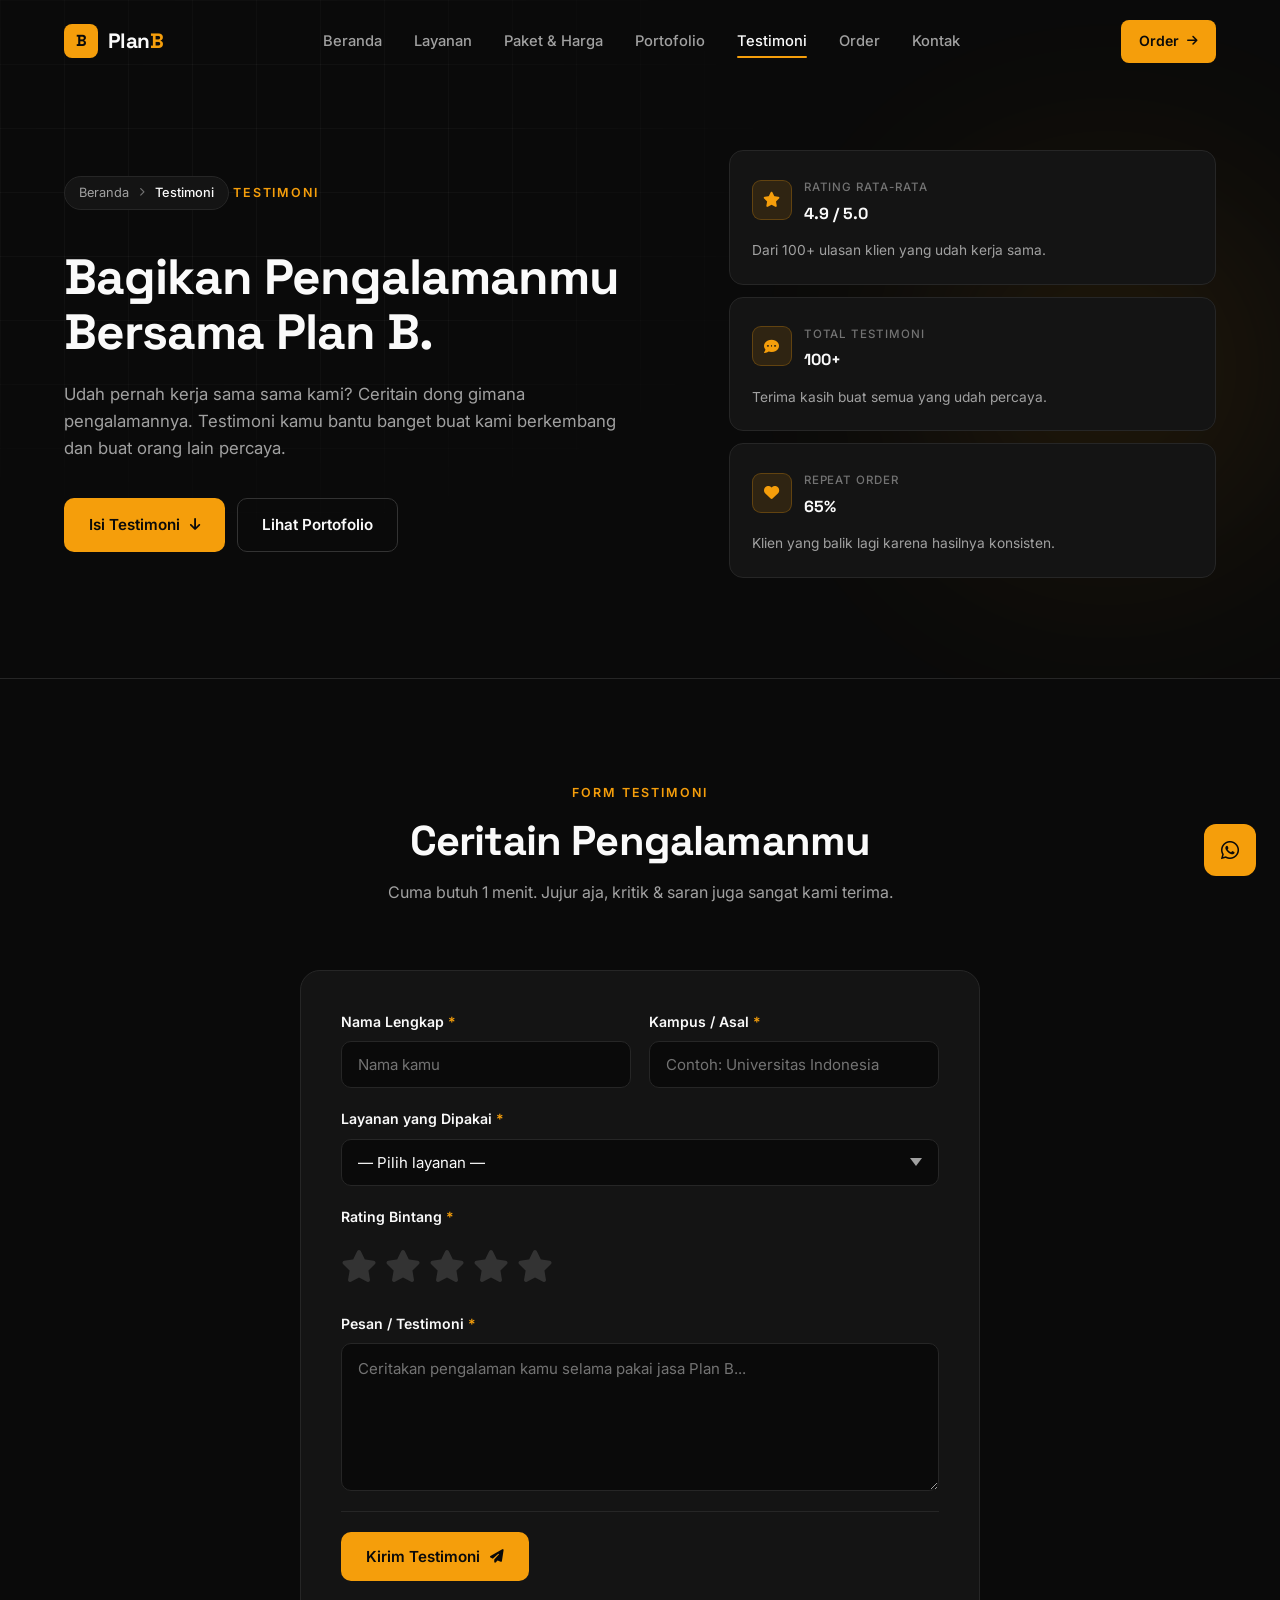
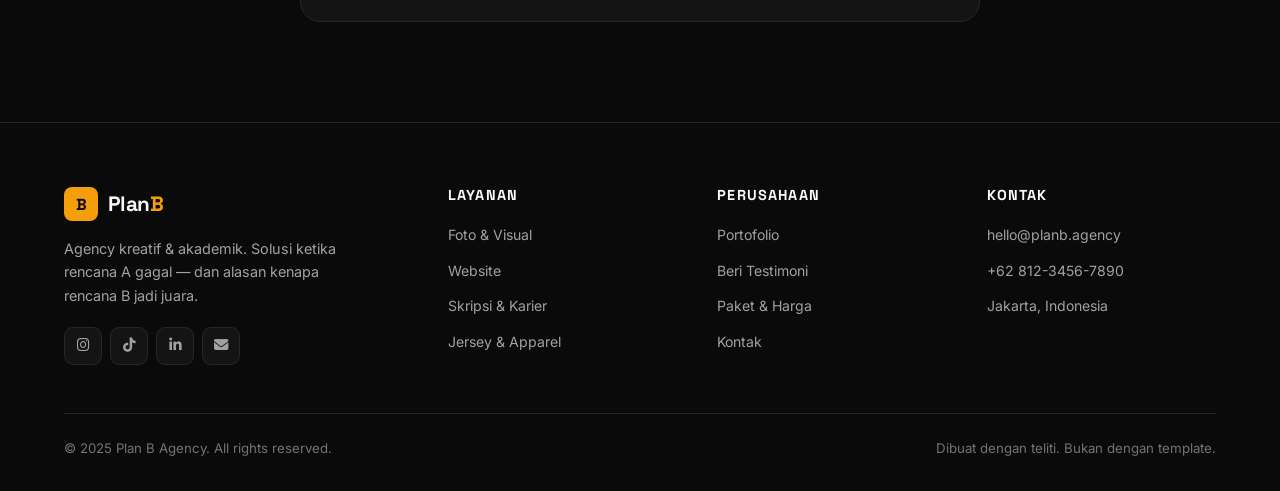
<file: testimoni.html>
<!DOCTYPE html>
<html lang="id">
<head>
  <meta charset="UTF-8">
  <meta name="viewport" content="width=device-width, initial-scale=1.0">
  <title>Beri Testimoni — Plan B Agency</title>

  <link rel="preconnect" href="https://fonts.googleapis.com">
  <link rel="preconnect" href="https://fonts.gstatic.com" crossorigin>
  <link href="https://fonts.googleapis.com/css2?family=Inter:wght@400;500;600;700&family=Space+Grotesk:wght@500;600;700&display=swap" rel="stylesheet">
  <link rel="stylesheet" href="https://cdnjs.cloudflare.com/ajax/libs/font-awesome/6.4.0/css/all.min.css">
  <link rel="stylesheet" href="assets/css/style.css">
</head>
<body>

<!-- ============ NAVBAR ============ -->
<nav id="nav" class="navbar scrolled">
  <div class="container nav-inner">
    <a href="index.html" class="logo">
      <div class="logo-mark">B</div>
      <div class="logo-text">Plan<span class="b">B</span></div>
    </a>

    <ul class="nav-links" id="navLinks">
      <li><a href="index.html">Beranda</a></li>
      <li><a href="layanan.html">Layanan</a></li>
      <li><a href="paket.html">Paket & Harga</a></li>
      <li><a href="portofolio.html">Portofolio</a></li>
      <li><a href="testimoni.html" class="active">Testimoni</a></li>
      <li><a href="order.html">Order</a></li>
      <li><a href="kontak.html">Kontak</a></li>
    </ul>

    <a href="kontak.html" class="nav-cta">Order <i class="fa-solid fa-arrow-right"></i></a>

    <button class="mobile-toggle" id="mobileToggle" aria-label="Menu">
      <i class="fa-solid fa-bars"></i>
    </button>
  </div>
</nav>

<!-- ============ PAGE HERO ============ -->
<section class="page-hero">
  <div class="page-hero-bg"></div>
  <div class="page-hero-glow"></div>

  <div class="container page-hero-inner">
    <div class="page-hero-text">
      <nav class="breadcrumb" aria-label="Breadcrumb">
        <a href="index.html">Beranda</a>
        <i class="fa-solid fa-chevron-right"></i>
        <span>Testimoni</span>
      </nav>

      <span class="section-eyebrow">Testimoni</span>
      <h1>Bagikan Pengalamanmu<br>Bersama Plan B.</h1>
      <p class="page-hero-lead">
        Udah pernah kerja sama sama kami? Ceritain dong gimana pengalamannya.
        Testimoni kamu bantu banget buat kami berkembang dan buat orang lain percaya.
      </p>

      <div class="page-hero-actions">
        <a href="#form-testi" class="btn btn-primary">
          Isi Testimoni <i class="fa-solid fa-arrow-down"></i>
        </a>
        <a href="index.html#portofolio" class="btn btn-ghost">Lihat Portofolio</a>
      </div>
    </div>

    <aside class="page-hero-aside">
      <div class="aside-card">
        <div class="aside-card-top">
          <div class="aside-icon"><i class="fa-solid fa-star"></i></div>
          <div>
            <span class="aside-label">Rating Rata-rata</span>
            <span class="aside-value">4.9 / 5.0</span>
          </div>
        </div>
        <p class="aside-desc">Dari 100+ ulasan klien yang udah kerja sama.</p>
      </div>
      <div class="aside-card">
        <div class="aside-card-top">
          <div class="aside-icon"><i class="fa-solid fa-comment-dots"></i></div>
          <div>
            <span class="aside-label">Total Testimoni</span>
            <span class="aside-value">100+</span>
          </div>
        </div>
        <p class="aside-desc">Terima kasih buat semua yang udah percaya.</p>
      </div>
      <div class="aside-card">
        <div class="aside-card-top">
          <div class="aside-icon"><i class="fa-solid fa-heart"></i></div>
          <div>
            <span class="aside-label">Repeat Order</span>
            <span class="aside-value">65%</span>
          </div>
        </div>
        <p class="aside-desc">Klien yang balik lagi karena hasilnya konsisten.</p>
      </div>
    </aside>
  </div>
</section>

<!-- ============ FORM TESTIMONI ============ -->
<section class="block form-testi-section" id="form-testi">
  <div class="container">

    <div class="section-head">
      <span class="section-eyebrow">Form Testimoni</span>
      <h2>Ceritain Pengalamanmu</h2>
      <p>Cuma butuh 1 menit. Jujur aja, kritik & saran juga sangat kami terima.</p>
    </div>

    <div class="testi-form-wrapper">
      
      <!-- Form -->
      <form class="testi-form" id="testimoniForm" novalidate>
        
        <div class="form-row">
          <div class="form-group">
            <label for="nama">Nama Lengkap <span class="required">*</span></label>
            <input type="text" id="nama" name="nama" placeholder="Nama kamu" required>
            <span class="form-error" data-error="nama"></span>
          </div>

          <div class="form-group">
            <label for="asal">Kampus / Asal <span class="required">*</span></label>
            <input type="text" id="asal" name="asal" placeholder="Contoh: Universitas Indonesia" required>
            <span class="form-error" data-error="asal"></span>
          </div>
        </div>

        <div class="form-group">
          <label for="layanan">Layanan yang Dipakai <span class="required">*</span></label>
          <select id="layanan" name="layanan" required>
            <option value="">— Pilih layanan —</option>
            <option value="foto">Foto & Visual</option>
            <option value="website">Website</option>
            <option value="skripsi">Skripsi & Karier</option>
            <option value="jersey">Jersey & Apparel</option>
            <option value="paket">Paket Gabungan</option>
          </select>
          <span class="form-error" data-error="layanan"></span>
        </div>

        <!-- Rating Bintang -->
        <div class="form-group">
          <label>Rating Bintang <span class="required">*</span></label>
          <div class="star-rating" id="starRating">
            <input type="radio" id="star5" name="rating" value="5" required>
            <label for="star5" title="Sangat Bagus"><i class="fa-solid fa-star"></i></label>
            
            <input type="radio" id="star4" name="rating" value="4">
            <label for="star4" title="Bagus"><i class="fa-solid fa-star"></i></label>
            
            <input type="radio" id="star3" name="rating" value="3">
            <label for="star3" title="Cukup"><i class="fa-solid fa-star"></i></label>
            
            <input type="radio" id="star2" name="rating" value="2">
            <label for="star2" title="Kurang"><i class="fa-solid fa-star"></i></label>
            
            <input type="radio" id="star1" name="rating" value="1">
            <label for="star1" title="Buruk"><i class="fa-solid fa-star"></i></label>
          </div>
          <span class="form-error" data-error="rating"></span>
        </div>

        <div class="form-group">
          <label for="pesan">Pesan / Testimoni <span class="required">*</span></label>
          <textarea id="pesan" name="pesan" rows="5" placeholder="Ceritakan pengalaman kamu selama pakai jasa Plan B..." required></textarea>
          <span class="form-error" data-error="pesan"></span>
        </div>

        <div class="form-actions">
          <button type="submit" class="btn btn-primary">
            Kirim Testimoni <i class="fa-solid fa-paper-plane"></i>
          </button>
        </div>

      </form>

      <!-- Pesan Sukses -->
      <div class="testi-success" id="testiSuccess" hidden>
        <div class="success-icon">
          <i class="fa-solid fa-circle-check"></i>
        </div>
        <h2>Terima Kasih!</h2>
        <p>Testimoni kamu udah kami terima. Sangat berarti buat Plan B dan buat calon klien lain.</p>
        <div class="success-actions">
          <a href="index.html" class="btn btn-primary">Kembali ke Beranda</a>
          <button type="button" class="btn btn-ghost" id="btnResetForm">Isi Lagi</button>
        </div>
      </div>

    </div>

  </div>
</section>

<!-- ============ FOOTER ============ -->
<footer class="site-footer">
  <div class="container">
    <div class="footer-grid">
      <div class="footer-brand">
        <a href="index.html" class="logo">
          <div class="logo-mark">B</div>
          <div class="logo-text">Plan<span class="b">B</span></div>
        </a>
        <p>Agency kreatif & akademik. Solusi ketika rencana A gagal — dan alasan kenapa rencana B jadi juara.</p>
        <div class="footer-socials">
          <a href="#" aria-label="Instagram"><i class="fa-brands fa-instagram"></i></a>
          <a href="#" aria-label="TikTok"><i class="fa-brands fa-tiktok"></i></a>
          <a href="#" aria-label="LinkedIn"><i class="fa-brands fa-linkedin-in"></i></a>
          <a href="#" aria-label="Email"><i class="fa-solid fa-envelope"></i></a>
        </div>
      </div>

      <div class="footer-col">
        <h4>Layanan</h4>
        <ul>
          <li><a href="layanan.html#foto">Foto & Visual</a></li>
          <li><a href="layanan.html#website">Website</a></li>
          <li><a href="layanan.html#skripsi">Skripsi & Karier</a></li>
          <li><a href="layanan.html#jersey">Jersey & Apparel</a></li>
        </ul>
      </div>

      <div class="footer-col">
        <h4>Perusahaan</h4>
        <ul>
          <li><a href="portofolio.html">Portofolio</a></li>
          <li><a href="testimoni.html">Beri Testimoni</a></li>
          <li><a href="paket.html">Paket & Harga</a></li>
          <li><a href="kontak.html">Kontak</a></li>
        </ul>
      </div>

      <div class="footer-col">
        <h4>Kontak</h4>
        <ul>
          <li><a href="mailto:hello@planb.agency">hello@planb.agency</a></li>
          <li><a href="https://wa.me/6281234567890">+62 812-3456-7890</a></li>
          <li><a href="#">Jakarta, Indonesia</a></li>
        </ul>
      </div>
    </div>

    <div class="footer-bottom">
      <div>© 2025 Plan B Agency. All rights reserved.</div>
      <div>Dibuat dengan teliti. Bukan dengan template.</div>
    </div>
  </div>
</footer>

<a href="https://wa.me/6281234567890?text=Halo%20Plan%20B" class="wa-float" target="_blank" aria-label="WhatsApp">
  <i class="fa-brands fa-whatsapp"></i>
</a>

<script src="assets/js/main.js"></script>
</body>
</html>
</file>
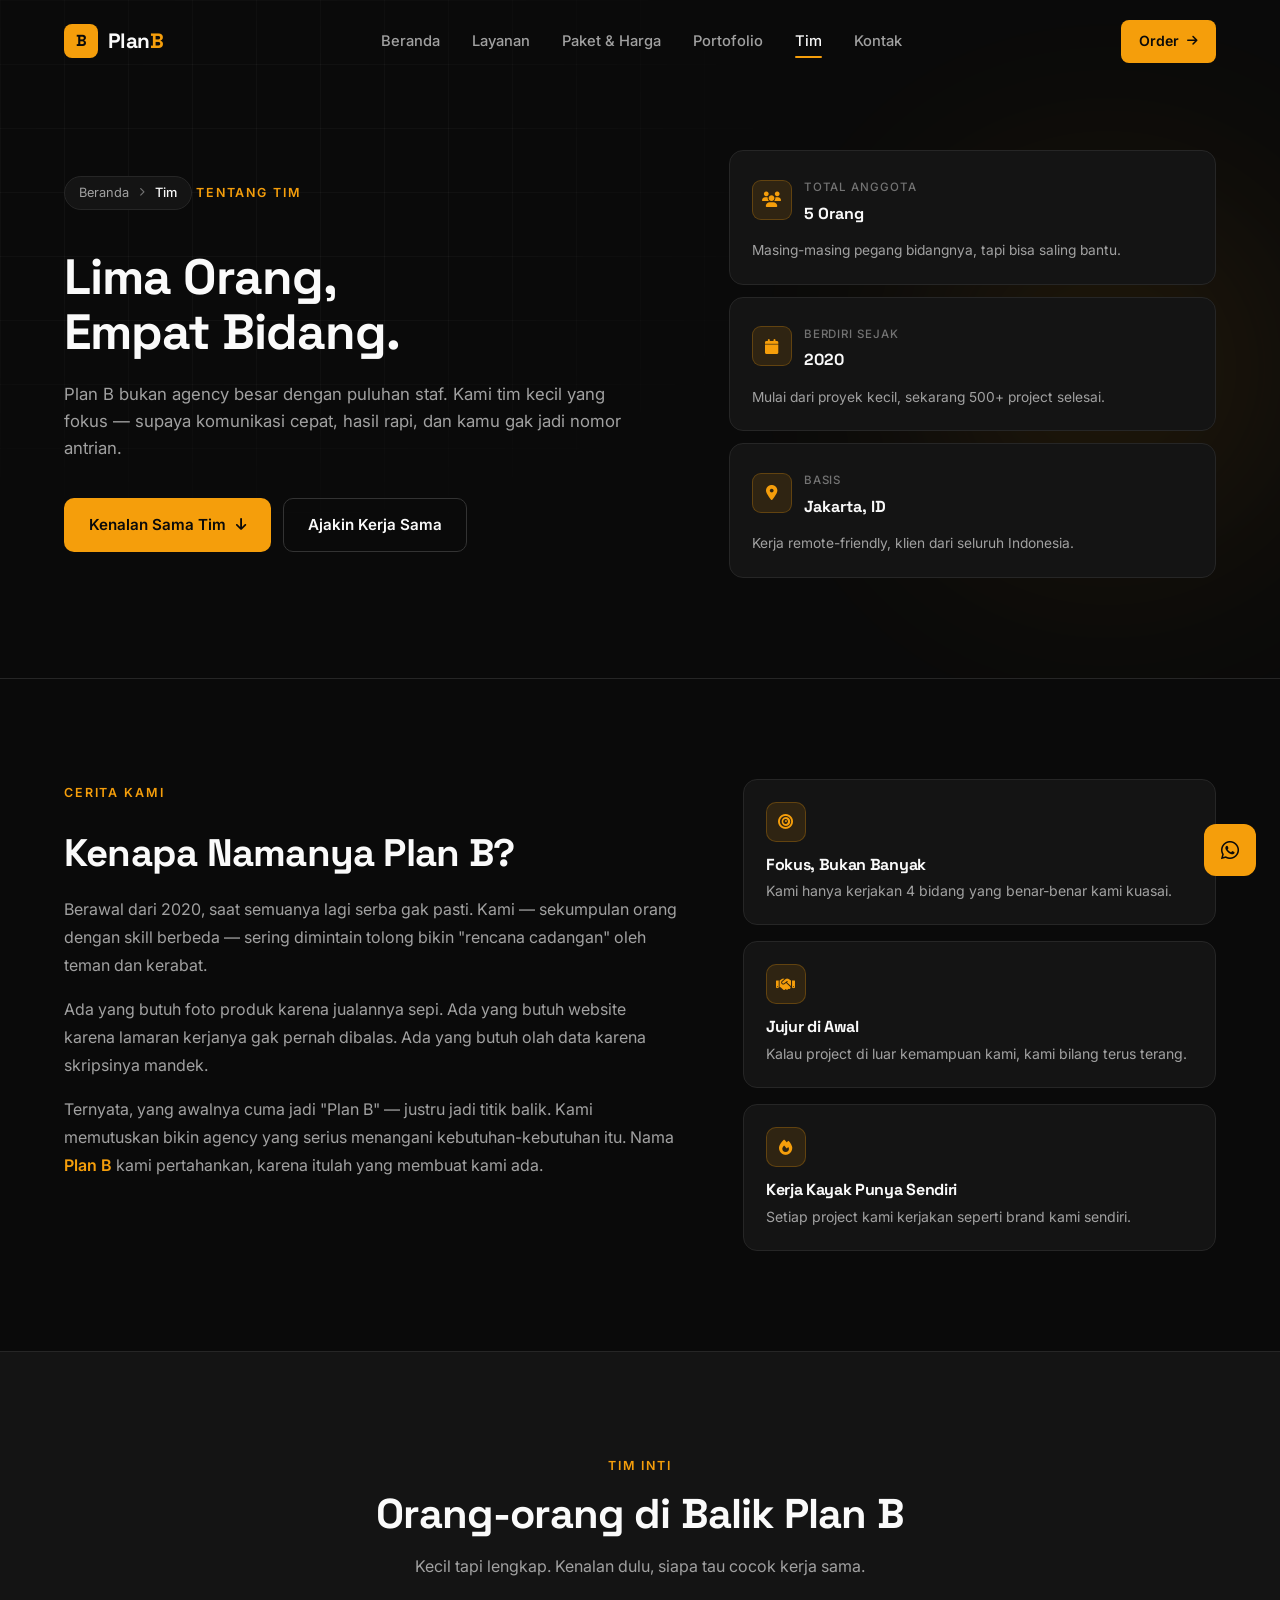
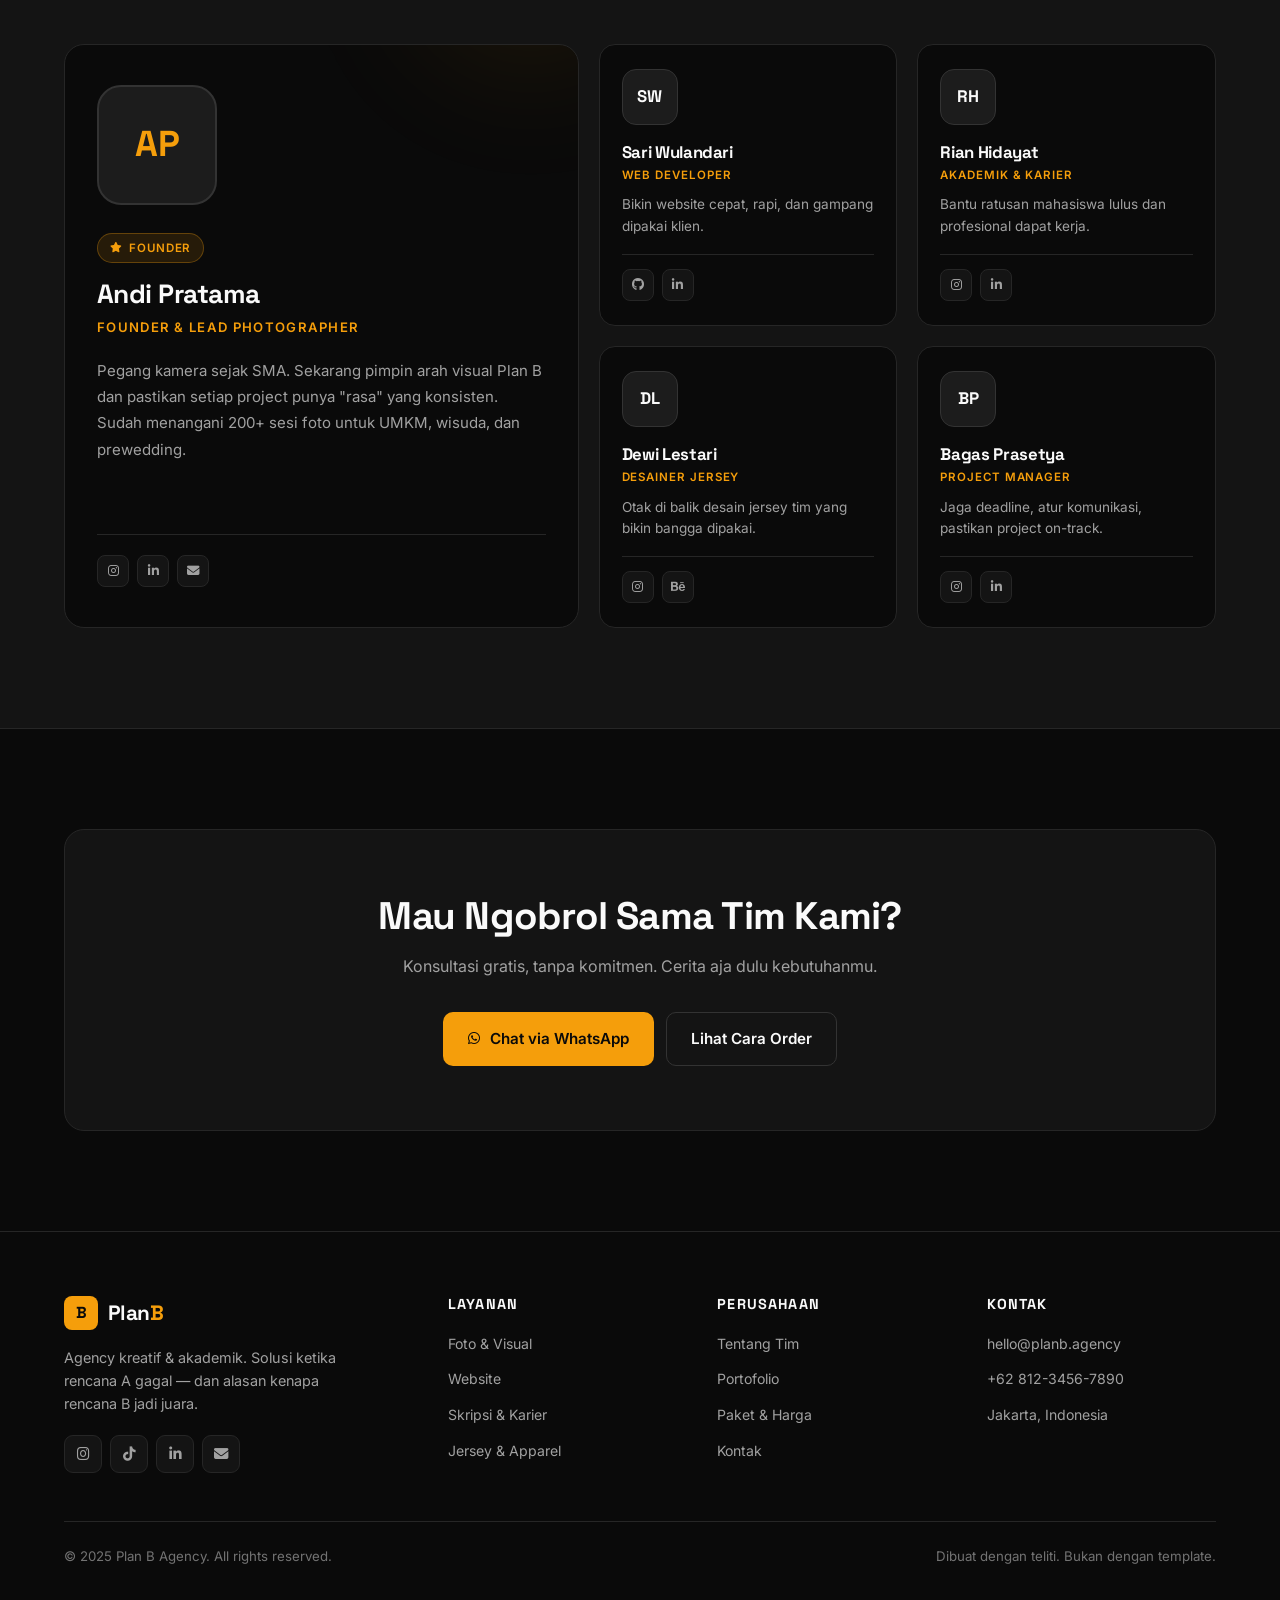
<file: tim.html>
<!DOCTYPE html>
<html lang="id">
<head>
  <meta charset="UTF-8">
  <meta name="viewport" content="width=device-width, initial-scale=1.0">
  <title>Tim — Plan B Agency</title>

  <link rel="preconnect" href="https://fonts.googleapis.com">
  <link rel="preconnect" href="https://fonts.gstatic.com" crossorigin>
  <link href="https://fonts.googleapis.com/css2?family=Inter:wght@400;500;600;700&family=Space+Grotesk:wght@500;600;700&display=swap" rel="stylesheet">
  <link rel="stylesheet" href="https://cdnjs.cloudflare.com/ajax/libs/font-awesome/6.4.0/css/all.min.css">
  <link rel="stylesheet" href="assets/css/style.css">
</head>
<body>

<!-- ============ NAVBAR ============ -->
<nav id="nav" class="navbar scrolled">
  <div class="container nav-inner">
    <a href="index.html" class="logo">
      <div class="logo-mark">B</div>
      <div class="logo-text">Plan<span class="b">B</span></div>
    </a>

    <ul class="nav-links" id="navLinks">
      <li><a href="index.html">Beranda</a></li>
      <li><a href="layanan.html">Layanan</a></li>
      <li><a href="paket.html">Paket & Harga</a></li>
      <li><a href="portofolio.html">Portofolio</a></li>
      <li><a href="tim.html" class="active">Tim</a></li>
      <li><a href="kontak.html">Kontak</a></li>
    </ul>

    <a href="kontak.html" class="nav-cta">Order <i class="fa-solid fa-arrow-right"></i></a>

    <button class="mobile-toggle" id="mobileToggle" aria-label="Menu">
      <i class="fa-solid fa-bars"></i>
    </button>
  </div>
</nav>

<!-- ============ PAGE HERO ============ -->
<section class="page-hero">
  <div class="page-hero-bg"></div>
  <div class="page-hero-glow"></div>

  <div class="container page-hero-inner">

    <div class="page-hero-text">
      <nav class="breadcrumb" aria-label="Breadcrumb">
        <a href="index.html">Beranda</a>
        <i class="fa-solid fa-chevron-right"></i>
        <span>Tim</span>
      </nav>

      <span class="section-eyebrow">Tentang Tim</span>
      <h1>Lima Orang,<br>Empat Bidang.</h1>
      <p class="page-hero-lead">
        Plan B bukan agency besar dengan puluhan staf. Kami tim kecil yang
        fokus — supaya komunikasi cepat, hasil rapi, dan kamu gak jadi nomor antrian.
      </p>

      <div class="page-hero-actions">
        <a href="#anggota" class="btn btn-primary">
          Kenalan Sama Tim <i class="fa-solid fa-arrow-down"></i>
        </a>
        <a href="kontak.html" class="btn btn-ghost">Ajakin Kerja Sama</a>
      </div>
    </div>

    <aside class="page-hero-aside">
      <div class="aside-card">
        <div class="aside-card-top">
          <div class="aside-icon"><i class="fa-solid fa-users"></i></div>
          <div>
            <span class="aside-label">Total Anggota</span>
            <span class="aside-value">5 Orang</span>
          </div>
        </div>
        <p class="aside-desc">Masing-masing pegang bidangnya, tapi bisa saling bantu.</p>
      </div>

      <div class="aside-card">
        <div class="aside-card-top">
          <div class="aside-icon"><i class="fa-solid fa-calendar"></i></div>
          <div>
            <span class="aside-label">Berdiri Sejak</span>
            <span class="aside-value">2020</span>
          </div>
        </div>
        <p class="aside-desc">Mulai dari proyek kecil, sekarang 500+ project selesai.</p>
      </div>

      <div class="aside-card">
        <div class="aside-card-top">
          <div class="aside-icon"><i class="fa-solid fa-location-dot"></i></div>
          <div>
            <span class="aside-label">Basis</span>
            <span class="aside-value">Jakarta, ID</span>
          </div>
        </div>
        <p class="aside-desc">Kerja remote-friendly, klien dari seluruh Indonesia.</p>
      </div>
    </aside>

  </div>
</section>

<!-- ============ CERITA ============ -->
<section class="block story-section">
  <div class="container">
    <div class="story-layout">

      <div class="story-text">
        <span class="section-eyebrow">Cerita Kami</span>
        <h2>Kenapa Namanya Plan B?</h2>
        <p>
          Berawal dari 2020, saat semuanya lagi serba gak pasti. Kami — sekumpulan
          orang dengan skill berbeda — sering dimintain tolong bikin "rencana cadangan"
          oleh teman dan kerabat.
        </p>
        <p>
          Ada yang butuh foto produk karena jualannya sepi. Ada yang butuh website
          karena lamaran kerjanya gak pernah dibalas. Ada yang butuh olah data
          karena skripsinya mandek.
        </p>
        <p>
          Ternyata, yang awalnya cuma jadi "Plan B" — justru jadi titik balik.
          Kami memutuskan bikin agency yang serius menangani kebutuhan-kebutuhan
          itu. Nama <strong>Plan B</strong> kami pertahankan, karena itulah
          yang membuat kami ada.
        </p>
      </div>

      <div class="story-points">
        <div class="story-point">
          <div class="story-point-icon"><i class="fa-solid fa-bullseye"></i></div>
          <h3>Fokus, Bukan Banyak</h3>
          <p>Kami hanya kerjakan 4 bidang yang benar-benar kami kuasai.</p>
        </div>

        <div class="story-point">
          <div class="story-point-icon"><i class="fa-solid fa-handshake"></i></div>
          <h3>Jujur di Awal</h3>
          <p>Kalau project di luar kemampuan kami, kami bilang terus terang.</p>
        </div>

        <div class="story-point">
          <div class="story-point-icon"><i class="fa-solid fa-fire"></i></div>
          <h3>Kerja Kayak Punya Sendiri</h3>
          <p>Setiap project kami kerjakan seperti brand kami sendiri.</p>
        </div>
      </div>

    </div>
  </div>
</section>

<!-- ============ ANGGOTA TIM ============ -->
<section class="block team-section" id="anggota">
  <div class="container">

    <div class="section-head">
      <span class="section-eyebrow">Tim Inti</span>
      <h2>Orang-orang di Balik Plan B</h2>
      <p>Kecil tapi lengkap. Kenalan dulu, siapa tau cocok kerja sama.</p>
    </div>

    <!-- ============================================================
         FEATURED + GRID
         Nanti di Laravel:
           @php $founder = $members->first(); @endphp
           @foreach($members->skip(1) as $m) ... @endforeach
         ============================================================ -->
    <div class="team-layout">

      <!-- FEATURED: Founder -->
      <article class="team-featured">
        <div class="team-featured-avatar">AP</div>
        <div class="team-featured-body">
          <span class="team-featured-badge">
            <i class="fa-solid fa-star"></i> Founder
          </span>
          <h3>Andi Pratama</h3>
          <span class="team-role">Founder & Lead Photographer</span>
          <p>
            Pegang kamera sejak SMA. Sekarang pimpin arah visual Plan B
            dan pastikan setiap project punya "rasa" yang konsisten.
            Sudah menangani 200+ sesi foto untuk UMKM, wisuda, dan prewedding.
          </p>
          <div class="team-socials">
            <a href="#" aria-label="Instagram"><i class="fa-brands fa-instagram"></i></a>
            <a href="#" aria-label="LinkedIn"><i class="fa-brands fa-linkedin-in"></i></a>
            <a href="#" aria-label="Email"><i class="fa-solid fa-envelope"></i></a>
          </div>
        </div>
      </article>

      <!-- GRID 4 anggota lain -->
      <div class="team-grid">

        <article class="team-card">
          <div class="team-avatar"><span>SW</span></div>
          <div class="team-body">
            <h3>Sari Wulandari</h3>
            <span class="team-role">Web Developer</span>
            <p>Bikin website cepat, rapi, dan gampang dipakai klien.</p>
            <div class="team-socials">
              <a href="#" aria-label="GitHub"><i class="fa-brands fa-github"></i></a>
              <a href="#" aria-label="LinkedIn"><i class="fa-brands fa-linkedin-in"></i></a>
            </div>
          </div>
        </article>

        <article class="team-card">
          <div class="team-avatar"><span>RH</span></div>
          <div class="team-body">
            <h3>Rian Hidayat</h3>
            <span class="team-role">Akademik & Karier</span>
            <p>Bantu ratusan mahasiswa lulus dan profesional dapat kerja.</p>
            <div class="team-socials">
              <a href="#" aria-label="Instagram"><i class="fa-brands fa-instagram"></i></a>
              <a href="#" aria-label="LinkedIn"><i class="fa-brands fa-linkedin-in"></i></a>
            </div>
          </div>
        </article>

        <article class="team-card">
          <div class="team-avatar"><span>DL</span></div>
          <div class="team-body">
            <h3>Dewi Lestari</h3>
            <span class="team-role">Desainer Jersey</span>
            <p>Otak di balik desain jersey tim yang bikin bangga dipakai.</p>
            <div class="team-socials">
              <a href="#" aria-label="Instagram"><i class="fa-brands fa-instagram"></i></a>
              <a href="#" aria-label="Behance"><i class="fa-brands fa-behance"></i></a>
            </div>
          </div>
        </article>

        <article class="team-card">
          <div class="team-avatar"><span>BP</span></div>
          <div class="team-body">
            <h3>Bagas Prasetya</h3>
            <span class="team-role">Project Manager</span>
            <p>Jaga deadline, atur komunikasi, pastikan project on-track.</p>
            <div class="team-socials">
              <a href="#" aria-label="Instagram"><i class="fa-brands fa-instagram"></i></a>
              <a href="#" aria-label="LinkedIn"><i class="fa-brands fa-linkedin-in"></i></a>
            </div>
          </div>
        </article>

      </div>

    </div>

  </div>
</section>

<!-- ============ CTA ============ -->
<section class="cta-final">
  <div class="container">
    <div class="cta-box">
      <h2>Mau Ngobrol Sama Tim Kami?</h2>
      <p>Konsultasi gratis, tanpa komitmen. Cerita aja dulu kebutuhanmu.</p>
      <div class="cta-buttons">
        <a href="https://wa.me/6281234567890?text=Halo%20Plan%20B,%20saya%20mau%20kenalan%20sama%20tim" class="btn btn-wa" target="_blank">
          <i class="fa-brands fa-whatsapp"></i> Chat via WhatsApp
        </a>
        <a href="kontak.html" class="btn btn-ghost">Lihat Cara Order</a>
      </div>
    </div>
  </div>
</section>

<!-- ============ FOOTER ============ -->
<footer class="site-footer">
  <div class="container">
    <div class="footer-grid">
      <div class="footer-brand">
        <a href="index.html" class="logo">
          <div class="logo-mark">B</div>
          <div class="logo-text">Plan<span class="b">B</span></div>
        </a>
        <p>Agency kreatif & akademik. Solusi ketika rencana A gagal — dan alasan kenapa rencana B jadi juara.</p>
        <div class="footer-socials">
          <a href="#" aria-label="Instagram"><i class="fa-brands fa-instagram"></i></a>
          <a href="#" aria-label="TikTok"><i class="fa-brands fa-tiktok"></i></a>
          <a href="#" aria-label="LinkedIn"><i class="fa-brands fa-linkedin-in"></i></a>
          <a href="#" aria-label="Email"><i class="fa-solid fa-envelope"></i></a>
        </div>
      </div>

      <div class="footer-col">
        <h4>Layanan</h4>
        <ul>
          <li><a href="layanan.html#foto">Foto & Visual</a></li>
          <li><a href="layanan.html#website">Website</a></li>
          <li><a href="layanan.html#skripsi">Skripsi & Karier</a></li>
          <li><a href="layanan.html#jersey">Jersey & Apparel</a></li>
        </ul>
      </div>

      <div class="footer-col">
        <h4>Perusahaan</h4>
        <ul>
          <li><a href="tim.html">Tentang Tim</a></li>
          <li><a href="portofolio.html">Portofolio</a></li>
          <li><a href="paket.html">Paket & Harga</a></li>
          <li><a href="kontak.html">Kontak</a></li>
        </ul>
      </div>

      <div class="footer-col">
        <h4>Kontak</h4>
        <ul>
          <li><a href="mailto:hello@planb.agency">hello@planb.agency</a></li>
          <li><a href="https://wa.me/6281234567890">+62 812-3456-7890</a></li>
          <li><a href="#">Jakarta, Indonesia</a></li>
        </ul>
      </div>
    </div>

    <div class="footer-bottom">
      <div>© 2025 Plan B Agency. All rights reserved.</div>
      <div>Dibuat dengan teliti. Bukan dengan template.</div>
    </div>
  </div>
</footer>

<a href="https://wa.me/6281234567890?text=Halo%20Plan%20B" class="wa-float" target="_blank" aria-label="WhatsApp">
  <i class="fa-brands fa-whatsapp"></i>
</a>

<script src="assets/js/main.js"></script>

</body>
</html>
</file>
<file: assets/css/style.css>
/* ============================================
   PLAN B AGENCY — Global Stylesheet
   ============================================ */

/* ============ RESET & VARIABEL ============ */
* { margin: 0; padding: 0; box-sizing: border-box; }

:root {
  /* Warna */
  --bg: #0A0A0A;
  --surface: #141414;
  --surface-2: #1C1C1C;
  --border: #262626;
  --border-strong: #333333;
  --text: #FAFAFA;
  --muted: #A1A1A1;
  --muted-dim: #737373;
  --accent: #F59E0B;
  --accent-dim: rgba(245, 158, 11, 0.12);
  --accent-glow: rgba(245, 158, 11, 0.25);

  /* Layout */
  --navbar-h: 70px;
  --quicknav-h: 58px;
  --space-section: 100px;
}

/* ============================================
   LOADING SCREEN — Plan B
   Overlay transparan — website tetap kelihatan
   ============================================ */

/* Cegah scroll saat loading */
body.pb-loading {
  overflow: hidden;
}

.pb-loader {
  position: fixed;
  inset: 0;
  z-index: 9999;

  /* Overlay gelap tipis — website tetap kelihatan di belakang */
  background: rgba(10, 10, 10, 0.72);

  /* Blur halus biar fokus ke spinner, tapi konten masih samar-samar kelihatan */
  backdrop-filter: blur(6px);
  -webkit-backdrop-filter: blur(6px);

  display: flex;
  align-items: center;
  justify-content: center;

  opacity: 1;
  transition: opacity 0.4s ease, visibility 0.4s ease, backdrop-filter 0.4s ease;
}

.pb-loader.pb-loader-hide {
  opacity: 0;
  visibility: hidden;
  pointer-events: none;
  backdrop-filter: blur(0);
  -webkit-backdrop-filter: blur(0);
}

.pb-loader-inner {
  display: flex;
  flex-direction: column;
  align-items: center;
  gap: 24px;
}

/* Logo mark B — sedikit lebih kecil biar gak terlalu dominan */
.pb-loader-logo {
  animation: pbLogoIn 0.6s cubic-bezier(0.16, 1, 0.3, 1) forwards;
  opacity: 0;
  transform: scale(0.8);
}

.pb-loader-mark {
  width: 52px;
  height: 52px;
  border-radius: 14px;
  background: var(--accent);
  display: flex;
  align-items: center;
  justify-content: center;
  color: #0A0A0A;
  font-family: 'Space Grotesk', sans-serif;
  font-weight: 800;
  font-size: 1.4rem;
  box-shadow: 0 0 40px rgba(245, 158, 11, 0.45);
  animation: pbMarkPulse 1.5s ease-in-out infinite;
}

@keyframes pbLogoIn {
  from {
    opacity: 0;
    transform: scale(0.8);
  }
  to {
    opacity: 1;
    transform: scale(1);
  }
}

@keyframes pbMarkPulse {
  0%, 100% {
    box-shadow: 0 0 40px rgba(245, 158, 11, 0.45);
  }
  50% {
    box-shadow: 0 0 60px rgba(245, 158, 11, 0.65);
  }
}

/* Spinner amber — dua ring */
.pb-loader-spinner {
  position: relative;
  width: 34px;
  height: 34px;
  border-radius: 50%;
  border: 2px solid rgba(255, 255, 255, 0.08);
  border-top-color: var(--accent);
  opacity: 0;
  animation: pbSpin 0.7s linear infinite, pbFadeIn 0.4s ease 0.2s forwards;
}

.pb-loader-spinner::after {
  content: '';
  position: absolute;
  inset: 5px;
  border-radius: 50%;
  border: 2px solid transparent;
  border-top-color: rgba(245, 158, 11, 0.5);
  animation: pbSpin 1s linear infinite reverse;
}

@keyframes pbSpin {
  to {
    transform: rotate(360deg);
  }
}

@keyframes pbFadeIn {
  to { opacity: 1; }
}

/* ============================================
   REDUCED MOTION — langsung tampil tanpa animasi
   ============================================ */
@media (prefers-reduced-motion: reduce) {
  .pb-loader,
  .pb-loader-logo,
  .pb-loader-mark,
  .pb-loader-spinner {
    animation: none !important;
    transition: none !important;
  }
  .pb-loader-logo,
  .pb-loader-spinner { opacity: 1; transform: none; }
}

html { scroll-behavior: smooth; }

body {
  font-family: 'Inter', system-ui, sans-serif;
  background: var(--bg);
  color: var(--text);
  line-height: 1.6;
  overflow-x: hidden;
  -webkit-font-smoothing: antialiased;
}

h1, h2, h3, h4 {
  font-family: 'Space Grotesk', sans-serif;
  font-weight: 700;
  line-height: 1.15;
  letter-spacing: -0.02em;
}

a { text-decoration: none; color: inherit; }
img { max-width: 100%; display: block; }

.container {
  max-width: 1200px;
  margin: 0 auto;
  padding: 0 24px;
}

/* ============ NAVBAR ============ */
.navbar {
  position: fixed;
  top: 0; left: 0; right: 0;
  z-index: 100;
  padding: 20px 0;
  transition: all 0.25s ease;
  background: transparent;
}
.navbar.scrolled {
  background: rgba(10, 10, 10, 0.85);
  backdrop-filter: blur(16px);
  -webkit-backdrop-filter: blur(16px);
  border-bottom: 1px solid var(--border);
  padding: 14px 0;
}
.nav-inner {
  display: flex;
  align-items: center;
  justify-content: space-between;
}
.logo {
  display: flex;
  align-items: center;
  gap: 10px;
  font-family: 'Space Grotesk', sans-serif;
  font-weight: 700;
  font-size: 1.3rem;
  letter-spacing: -0.03em;
}
.logo-mark {
  width: 34px; height: 34px;
  border-radius: 8px;
  background: var(--accent);
  display: flex;
  align-items: center;
  justify-content: center;
  color: #0A0A0A;
  font-weight: 800;
  font-size: 1rem;
}
.logo-text .b { color: var(--accent); }

.nav-links {
  display: flex;
  align-items: center;
  gap: 32px;
  list-style: none;
}
.nav-links a {
  color: var(--muted);
  font-size: 0.92rem;
  font-weight: 500;
  transition: color 0.2s;
  position: relative;
}
.nav-links a:hover { color: var(--text); }
.nav-links a.active { color: var(--text); }
.nav-links a.active::after {
  content: '';
  position: absolute;
  bottom: -8px; left: 0; right: 0;
  height: 2px;
  background: var(--accent);
  border-radius: 2px;
}

.nav-cta {
  display: inline-flex;
  align-items: center;
  gap: 8px;
  padding: 10px 18px;
  background: var(--accent);
  color: #0A0A0A;
  font-weight: 600;
  font-size: 0.88rem;
  border-radius: 8px;
  transition: all 0.2s;
}
.nav-cta:hover { background: #FBBF24; }
.nav-cta i { font-size: 0.75rem; }

.mobile-toggle {
  display: none;
  background: none;
  border: 1px solid var(--border);
  border-radius: 8px;
  padding: 8px 10px;
  cursor: pointer;
  color: var(--text);
  font-size: 1rem;
}

/* ============ BUTTONS ============ */
.btn {
  display: inline-flex;
  align-items: center;
  gap: 10px;
  padding: 14px 24px;
  border-radius: 10px;
  font-weight: 600;
  font-size: 0.95rem;
  cursor: pointer;
  border: 1px solid transparent;
  transition: all 0.2s ease;
  font-family: inherit;
}
.btn i { font-size: 0.85rem; }
.btn-primary {
  background: var(--accent);
  color: #0A0A0A;
}
.btn-primary:hover { background: #FBBF24; }
.btn-ghost {
  background: transparent;
  color: var(--text);
  border-color: var(--border-strong);
}
.btn-ghost:hover {
  border-color: var(--text);
  background: var(--surface);
}
.btn-wa {
  background: var(--accent);
  color: #0A0A0A;
}
.btn-wa:hover { background: #FBBF24; }

/* ============ HERO (Beranda) ============ */
.hero {
  position: relative;
  min-height: 100vh;
  display: flex;
  align-items: center;
  padding: 140px 0 80px;
  overflow: hidden;
}
.hero-grid-bg {
  position: absolute;
  inset: 0;
  z-index: 0;
  background-image:
    linear-gradient(rgba(255, 255, 255, 0.03) 1px, transparent 1px),
    linear-gradient(90deg, rgba(255, 255, 255, 0.03) 1px, transparent 1px);
  background-size: 64px 64px;
  mask-image: radial-gradient(ellipse 80% 60% at 50% 40%, black 30%, transparent 80%);
  -webkit-mask-image: radial-gradient(ellipse 80% 60% at 50% 40%, black 30%, transparent 80%);
}
.hero-glow {
  position: absolute;
  top: 20%;
  right: 5%;
  width: 500px;
  height: 500px;
  background: radial-gradient(circle, var(--accent-glow) 0%, transparent 60%);
  filter: blur(80px);
  z-index: 0;
  pointer-events: none;
}
.hero-inner {
  position: relative;
  z-index: 1;
  display: grid;
  grid-template-columns: 1.1fr 1fr;
  gap: 60px;
  align-items: center;
  width: 100%;
}
.hero-badge {
  display: inline-flex;
  align-items: center;
  gap: 8px;
  padding: 6px 14px;
  background: var(--surface);
  border: 1px solid var(--border);
  border-radius: 999px;
  color: var(--muted);
  font-size: 0.82rem;
  font-weight: 500;
  margin-bottom: 28px;
}
.hero-badge i { color: var(--accent); font-size: 0.75rem; }
.hero h1 {
  font-size: clamp(2.5rem, 5.5vw, 4rem);
  margin-bottom: 24px;
}
.hero h1 .accent { color: var(--accent); }
.hero p.lead {
  font-size: 1.08rem;
  color: var(--muted);
  max-width: 520px;
  margin-bottom: 36px;
}
.hero-cta {
  display: flex;
  gap: 12px;
  flex-wrap: wrap;
  margin-bottom: 48px;
}
.hero-stats {
  display: flex;
  gap: 48px;
  padding-top: 32px;
  border-top: 1px solid var(--border);
}
.hero-stat-num {
  font-family: 'Space Grotesk', sans-serif;
  font-size: 1.75rem;
  font-weight: 700;
  color: var(--text);
  display: block;
  margin-bottom: 4px;
}
.hero-stat-num .amber { color: var(--accent); }
.hero-stat-label {
  font-size: 0.78rem;
  color: var(--muted-dim);
  text-transform: uppercase;
  letter-spacing: 0.08em;
  font-weight: 500;
}

/* Hero Visual — Floating Cards */
.hero-visual {
  position: relative;
  height: 480px;
  display: flex;
  align-items: center;
  justify-content: center;
}
.visual-card {
  position: absolute;
  background: var(--surface);
  border: 1px solid var(--border-strong);
  border-radius: 14px;
  padding: 18px;
  transition: border-color 0.3s;
}
.visual-card.main {
  width: 280px;
  height: 340px;
  background: var(--surface-2);
  box-shadow: 0 30px 60px rgba(0, 0, 0, 0.5);
  display: flex;
  flex-direction: column;
  justify-content: space-between;
  z-index: 3;
  padding: 22px;
  animation: floatCard 6s ease-in-out infinite;
  --rot: -2deg;
}
.visual-card.main .card-tag {
  display: inline-flex;
  align-items: center;
  gap: 6px;
  padding: 4px 10px;
  background: var(--accent-dim);
  color: var(--accent);
  font-size: 0.7rem;
  font-weight: 600;
  border-radius: 999px;
  align-self: flex-start;
  text-transform: uppercase;
  letter-spacing: 0.05em;
}
.visual-card.main .card-tag i { font-size: 0.65rem; }
.visual-card.main .card-title {
  font-size: 1.4rem;
  font-weight: 700;
  margin: 16px 0 6px;
  color: var(--text);
}
.visual-card.main .card-desc {
  color: var(--muted);
  font-size: 0.85rem;
  line-height: 1.5;
}
.visual-card.main .card-visual {
  height: 130px;
  border-radius: 10px;
  background: var(--bg);
  border: 1px solid var(--border);
  display: flex;
  align-items: center;
  justify-content: center;
  font-size: 2.2rem;
  color: var(--accent);
  margin-top: 16px;
}
.visual-card.mini {
  width: 165px;
  z-index: 2;
  padding: 14px;
}
.visual-card.mini-1 { top: 20px; left: -10px; animation: floatCard 7s ease-in-out infinite 0.4s; --rot: -4deg; }
.visual-card.mini-2 { bottom: 30px; right: -10px; animation: floatCard 8s ease-in-out infinite 0.8s; --rot: 3deg; }
.visual-card.mini-3 { top: 45%; right: -40px; width: 140px; z-index: 4; animation: floatCard 6.5s ease-in-out infinite 0.2s; --rot: 5deg; }

.mini-icon {
  width: 32px; height: 32px;
  border-radius: 8px;
  background: var(--bg);
  border: 1px solid var(--border);
  display: flex;
  align-items: center;
  justify-content: center;
  color: var(--accent);
  font-size: 0.85rem;
  margin-bottom: 10px;
}
.mini-label {
  font-size: 0.72rem;
  color: var(--muted-dim);
  text-transform: uppercase;
  letter-spacing: 0.05em;
  margin-bottom: 2px;
}
.mini-value {
  font-family: 'Space Grotesk', sans-serif;
  font-weight: 600;
  font-size: 0.95rem;
  color: var(--text);
}

@keyframes floatCard {
  0%, 100% { transform: translateY(0) rotate(var(--rot, 0deg)); }
  50% { transform: translateY(-14px) rotate(var(--rot, 0deg)); }
}

/* ============ SECTION GENERAL ============ */
section.block { padding: var(--space-section) 0; }
section.section-alt {
  background: var(--surface);
  border-top: 1px solid var(--border);
  border-bottom: 1px solid var(--border);
}
.section-head {
  text-align: center;
  max-width: 640px;
  margin: 0 auto 64px;
}
.section-eyebrow {
  display: inline-block;
  font-size: 0.78rem;
  font-weight: 600;
  color: var(--accent);
  letter-spacing: 0.15em;
  text-transform: uppercase;
  margin-bottom: 14px;
}
.section-head h2 {
  font-size: clamp(1.9rem, 3.5vw, 2.6rem);
  margin-bottom: 16px;
}
.section-head p {
  color: var(--muted);
  font-size: 1rem;
}

/* ============ LAYANAN (Beranda) ============ */
.layanan-grid {
  display: grid;
  grid-template-columns: repeat(auto-fit, minmax(240px, 1fr));
  gap: 16px;
}
.layanan-card {
  background: var(--surface);
  border: 1px solid var(--border);
  border-radius: 14px;
  padding: 28px 24px;
  transition: all 0.2s ease;
  display: block;
}
.layanan-card:hover {
  border-color: var(--border-strong);
  background: var(--surface-2);
}
.layanan-icon {
  width: 48px; height: 48px;
  border-radius: 10px;
  background: var(--bg);
  border: 1px solid var(--border);
  display: flex;
  align-items: center;
  justify-content: center;
  font-size: 1.1rem;
  color: var(--accent);
  margin-bottom: 20px;
}
.layanan-card h3 { font-size: 1.15rem; margin-bottom: 8px; }
.layanan-card p {
  color: var(--muted);
  font-size: 0.9rem;
  margin-bottom: 18px;
}
.layanan-link {
  color: var(--muted);
  font-size: 0.85rem;
  font-weight: 600;
  display: inline-flex;
  align-items: center;
  gap: 8px;
  transition: color 0.2s, gap 0.2s;
}
.layanan-card:hover .layanan-link { color: var(--accent); gap: 12px; }
.layanan-link i { font-size: 0.7rem; }

/* ============ KENAPA PLAN B ============ */
.kenapa {
  background: var(--surface);
  border-top: 1px solid var(--border);
  border-bottom: 1px solid var(--border);
}
.kenapa-grid {
  display: grid;
  grid-template-columns: repeat(auto-fit, minmax(230px, 1fr));
  gap: 40px;
}
.kenapa-num {
  font-family: 'Space Grotesk', sans-serif;
  font-size: 0.85rem;
  font-weight: 600;
  color: var(--accent);
  letter-spacing: 0.1em;
  margin-bottom: 16px;
}
.kenapa-item h3 { font-size: 1.1rem; margin-bottom: 10px; }
.kenapa-item p { color: var(--muted); font-size: 0.9rem; }

/* ============ PORTOFOLIO (Beranda teaser) ============ */
.porto-grid {
  display: grid;
  grid-template-columns: repeat(3, 1fr);
  grid-template-rows: repeat(2, 200px);
  gap: 12px;
}
.porto-item {
  background: var(--surface);
  border: 1px solid var(--border);
  border-radius: 14px;
  overflow: hidden;
  position: relative;
  cursor: pointer;
  display: flex;
  align-items: flex-end;
  padding: 20px;
  transition: all 0.25s;
}
.porto-item:hover {
  border-color: var(--border-strong);
  background: var(--surface-2);
}
.porto-item:nth-child(1) { grid-column: span 2; }
.porto-item::before {
  content: '';
  position: absolute;
  inset: 0;
  background: linear-gradient(to top, rgba(0,0,0,0.6) 0%, transparent 70%);
  pointer-events: none;
}
.porto-icon {
  position: absolute;
  top: 20px;
  right: 20px;
  width: 36px; height: 36px;
  border-radius: 8px;
  background: rgba(255,255,255,0.05);
  border: 1px solid var(--border-strong);
  display: flex;
  align-items: center;
  justify-content: center;
  color: var(--muted);
  font-size: 0.85rem;
  z-index: 1;
}
.porto-overlay {
  position: relative;
  z-index: 1;
  width: 100%;
}
.porto-tag {
  font-size: 0.7rem;
  font-weight: 600;
  text-transform: uppercase;
  letter-spacing: 0.1em;
  color: var(--accent);
  margin-bottom: 6px;
  display: block;
}
.porto-overlay h4 { font-size: 1.05rem; color: white; }
.porto-cta { text-align: center; margin-top: 40px; }

/* ============ TESTIMONI ============ */
.testi-grid {
  display: grid;
  grid-template-columns: repeat(auto-fit, minmax(280px, 1fr));
  gap: 16px;
}
.testi-card {
  background: var(--surface);
  border: 1px solid var(--border);
  border-radius: 14px;
  padding: 28px;
}
.testi-stars {
  color: var(--accent);
  font-size: 0.75rem;
  margin-bottom: 16px;
  letter-spacing: 2px;
}
.testi-text {
  color: var(--text);
  font-size: 0.93rem;
  margin-bottom: 24px;
  line-height: 1.7;
}
.testi-author {
  display: flex;
  align-items: center;
  gap: 12px;
  padding-top: 20px;
  border-top: 1px solid var(--border);
}
.testi-avatar {
  width: 40px; height: 40px;
  border-radius: 50%;
  background: var(--surface-2);
  border: 1px solid var(--border-strong);
  display: flex;
  align-items: center;
  justify-content: center;
  font-weight: 700;
  color: var(--text);
  font-family: 'Space Grotesk', sans-serif;
  font-size: 0.9rem;
}
.testi-name { font-weight: 600; font-size: 0.9rem; }
.testi-role { color: var(--muted-dim); font-size: 0.78rem; }

/* ============ CTA FINAL ============ */
.cta-final { padding: var(--space-section) 0; }
.cta-box {
  background: var(--surface);
  border: 1px solid var(--border);
  border-radius: 20px;
  padding: 64px 40px;
  text-align: center;
}
.cta-box h2 {
  font-size: clamp(1.7rem, 3.5vw, 2.4rem);
  margin-bottom: 16px;
}
.cta-box p {
  color: var(--muted);
  max-width: 480px;
  margin: 0 auto 32px;
  font-size: 1rem;
}
.cta-buttons {
  display: flex;
  gap: 12px;
  justify-content: center;
  flex-wrap: wrap;
}

/* ============ FOOTER ============ */
.site-footer {
  background: var(--bg);
  border-top: 1px solid var(--border);
  padding: 64px 0 32px;
}
.footer-grid {
  display: grid;
  grid-template-columns: 1.5fr 1fr 1fr 1fr;
  gap: 40px;
  margin-bottom: 48px;
}
.footer-brand p {
  color: var(--muted);
  font-size: 0.9rem;
  margin: 16px 0 20px;
  max-width: 300px;
}
.footer-socials { display: flex; gap: 8px; }
.footer-socials a {
  width: 38px; height: 38px;
  border-radius: 9px;
  background: var(--surface);
  border: 1px solid var(--border);
  display: flex;
  align-items: center;
  justify-content: center;
  color: var(--muted);
  transition: all 0.2s;
  font-size: 0.9rem;
}
.footer-socials a:hover { color: var(--accent); border-color: var(--accent); }
.footer-col h4 {
  font-size: 0.9rem;
  margin-bottom: 18px;
  color: var(--text);
  text-transform: uppercase;
  letter-spacing: 0.08em;
}
.footer-col ul { list-style: none; }
.footer-col li { margin-bottom: 10px; }
.footer-col a {
  color: var(--muted);
  font-size: 0.88rem;
  transition: color 0.2s;
}
.footer-col a:hover { color: var(--accent); }
.footer-bottom {
  border-top: 1px solid var(--border);
  padding-top: 24px;
  display: flex;
  justify-content: space-between;
  align-items: center;
  flex-wrap: wrap;
  gap: 12px;
  color: var(--muted-dim);
  font-size: 0.83rem;
}

/* ============ WHATSAPP FLOAT ============ */
.wa-float {
  position: fixed;
  bottom: 24px; right: 24px;
  width: 52px; height: 52px;
  background: var(--accent);
  border-radius: 12px;
  display: flex;
  align-items: center;
  justify-content: center;
  color: #0A0A0A;
  z-index: 99;
  transition: all 0.2s;
  font-size: 1.3rem;
}
.wa-float:hover { background: #FBBF24; transform: translateY(-3px); }

/* ============ REVEAL (JS) ============ */
.reveal {
  opacity: 0;
  transform: translateY(24px);
  transition: opacity 0.5s ease, transform 0.5s ease;
}
.reveal.visible { opacity: 1; transform: translateY(0); }

/* ============================================
   PAGE HERO
   ============================================ */
.page-hero {
  position: relative;
  padding: calc(var(--navbar-h) + 80px) 0 100px;
  overflow: hidden;
  border-bottom: 1px solid var(--border);
}
.page-hero-bg {
  position: absolute;
  inset: 0;
  z-index: 0;
  background-image:
    linear-gradient(rgba(255, 255, 255, 0.03) 1px, transparent 1px),
    linear-gradient(90deg, rgba(255, 255, 255, 0.03) 1px, transparent 1px);
  background-size: 64px 64px;
  mask-image: radial-gradient(ellipse 60% 70% at 20% 30%, black 30%, transparent 75%);
  -webkit-mask-image: radial-gradient(ellipse 60% 70% at 20% 30%, black 30%, transparent 75%);
}
.page-hero-glow {
  position: absolute;
  top: 10%;
  right: -10%;
  width: 600px;
  height: 600px;
  background: radial-gradient(circle, var(--accent-glow) 0%, transparent 60%);
  filter: blur(100px);
  z-index: 0;
  pointer-events: none;
  opacity: 0.6;
}
.page-hero-inner {
  position: relative;
  z-index: 1;
  display: grid;
  grid-template-columns: 1.2fr 1fr;
  gap: 80px;
  align-items: center;
}
.page-hero-text { max-width: 640px; }

.breadcrumb {
  display: inline-flex;
  align-items: center;
  gap: 10px;
  font-size: 0.8rem;
  color: var(--muted-dim);
  margin-bottom: 28px;
  padding: 6px 14px;
  background: var(--surface);
  border: 1px solid var(--border);
  border-radius: 999px;
}
.breadcrumb a { color: var(--muted); transition: color 0.2s; }
.breadcrumb a:hover { color: var(--accent); }
.breadcrumb i { font-size: 0.55rem; color: var(--muted-dim); }
.breadcrumb span { color: var(--text); font-weight: 500; }

.page-hero h1 {
  font-size: clamp(2rem, 4.2vw, 3.1rem);
  margin: 12px 0 22px;
  line-height: 1.1;
}
.page-hero-lead {
  color: var(--muted);
  font-size: 1.05rem;
  max-width: 560px;
  margin-bottom: 36px;
}
.page-hero-actions { display: flex; gap: 12px; flex-wrap: wrap; }

.page-hero-aside {
  display: flex;
  flex-direction: column;
  gap: 12px;
}
.aside-card {
  background: var(--surface);
  border: 1px solid var(--border);
  border-radius: 14px;
  padding: 22px;
  transition: border-color 0.2s;
}
.aside-card:hover { border-color: var(--border-strong); }
.aside-card-top {
  display: flex;
  align-items: center;
  gap: 12px;
  margin-bottom: 14px;
}
.aside-icon {
  width: 40px; height: 40px;
  border-radius: 9px;
  background: var(--accent-dim);
  border: 1px solid rgba(245, 158, 11, 0.25);
  display: flex;
  align-items: center;
  justify-content: center;
  color: var(--accent);
  font-size: 0.95rem;
  flex-shrink: 0;
}
.aside-label {
  font-size: 0.72rem;
  color: var(--muted-dim);
  text-transform: uppercase;
  letter-spacing: 0.08em;
  font-weight: 500;
}
.aside-value {
  font-family: 'Space Grotesk', sans-serif;
  font-weight: 700;
  font-size: 1rem;
  color: var(--text);
  display: block;
  margin-top: 2px;
}
.aside-desc {
  color: var(--muted);
  font-size: 0.86rem;
  line-height: 1.55;
}

/* ============================================
   QUICK NAV — sticky tab
   ============================================ */
.quick-nav {
  position: sticky;
  top: var(--navbar-h);
  z-index: 50;
  background: rgba(10, 10, 10, 0.92);
  backdrop-filter: blur(16px);
  -webkit-backdrop-filter: blur(16px);
  border-bottom: 1px solid var(--border);
  padding: 12px 0;
}
.quick-nav-inner { display: flex; align-items: center; gap: 10px; }
.quick-nav-label {
  font-size: 0.72rem;
  color: var(--muted-dim);
  text-transform: uppercase;
  letter-spacing: 0.1em;
  font-weight: 600;
  padding-right: 14px;
  margin-right: 4px;
  border-right: 1px solid var(--border);
  white-space: nowrap;
}
.quick-nav-list {
  display: flex;
  gap: 6px;
  list-style: none;
  overflow-x: auto;
  scrollbar-width: none;
  padding: 2px;
}
.quick-nav-list::-webkit-scrollbar { display: none; }
.quick-nav-list a {
  display: inline-flex;
  align-items: center;
  gap: 8px;
  padding: 8px 16px;
  font-size: 0.84rem;
  font-weight: 500;
  color: var(--muted);
  border: 1px solid var(--border);
  border-radius: 999px;
  white-space: nowrap;
  transition: all 0.2s ease;
}
.quick-nav-list a:hover {
  color: var(--text);
  border-color: var(--border-strong);
  background: var(--surface);
}
.quick-nav-list a i { font-size: 0.72rem; opacity: 0.85; }
.quick-nav-list a.is-active {
  background: var(--accent);
  border-color: var(--accent);
  color: #0A0A0A;
  font-weight: 600;
}
.quick-nav-list a.is-active i { opacity: 1; }

.quick-nav-btn {
  display: inline-flex;
  align-items: center;
  gap: 8px;
  padding: 8px 16px;
  font-size: 0.84rem;
  font-weight: 500;
  font-family: inherit;
  color: var(--muted);
  background: transparent;
  border: 1px solid var(--border);
  border-radius: 999px;
  white-space: nowrap;
  cursor: pointer;
  transition: all 0.2s ease;
}
.quick-nav-btn:hover {
  color: var(--text);
  border-color: var(--border-strong);
  background: var(--surface);
}
.quick-nav-btn i { font-size: 0.72rem; opacity: 0.85; }
.quick-nav-btn.is-active {
  background: var(--accent);
  border-color: var(--accent);
  color: #0A0A0A;
  font-weight: 600;
}
.quick-nav-btn.is-active i { opacity: 1; }

/* ============================================
   LAYANAN SECTION (halaman layanan)
   ============================================ */
.layanan-section {
  padding: var(--space-section) 0;
  position: relative;
  scroll-margin-top: calc(var(--navbar-h) + var(--quicknav-h) + 20px);
}
.layanan-section-alt {
  background: var(--surface);
  border-top: 1px solid var(--border);
  border-bottom: 1px solid var(--border);
}
.layanan-layout {
  display: grid;
  grid-template-columns: 1fr 1.2fr;
  gap: 64px;
  align-items: start;
}
.layanan-layout.reverse .layanan-info { order: 2; }
.layanan-layout.reverse .layanan-items { order: 1; }
.layanan-info-icon {
  width: 56px; height: 56px;
  border-radius: 12px;
  background: var(--accent-dim);
  border: 1px solid rgba(245, 158, 11, 0.25);
  display: flex;
  align-items: center;
  justify-content: center;
  font-size: 1.3rem;
  color: var(--accent);
  margin-bottom: 24px;
}
.layanan-info h2 {
  font-size: clamp(1.75rem, 3vw, 2.4rem);
  margin: 14px 0 16px;
}
.layanan-info > p {
  color: var(--muted);
  font-size: 1rem;
  margin-bottom: 28px;
}
.layanan-list { list-style: none; margin-bottom: 32px; }
.layanan-list li {
  display: flex;
  align-items: flex-start;
  gap: 10px;
  padding: 8px 0;
  font-size: 0.93rem;
  color: var(--text);
}
.layanan-list li i {
  color: var(--accent);
  font-size: 0.8rem;
  margin-top: 5px;
  flex-shrink: 0;
}
.layanan-meta {
  display: grid;
  grid-template-columns: repeat(3, 1fr);
  gap: 16px;
  padding: 20px 0;
  margin-bottom: 28px;
  border-top: 1px solid var(--border);
  border-bottom: 1px solid var(--border);
}
.meta-item { display: flex; flex-direction: column; gap: 4px; }
.meta-label {
  font-size: 0.72rem;
  color: var(--muted-dim);
  text-transform: uppercase;
  letter-spacing: 0.08em;
  font-weight: 500;
}
.meta-value {
  font-family: 'Space Grotesk', sans-serif;
  font-weight: 700;
  font-size: 1rem;
  color: var(--text);
}
.layanan-actions { display: flex; gap: 12px; flex-wrap: wrap; }
.layanan-items {
  display: grid;
  grid-template-columns: repeat(2, 1fr);
  gap: 14px;
}
.sub-card {
  background: var(--surface);
  border: 1px solid var(--border);
  border-radius: 14px;
  padding: 22px;
  transition: all 0.25s;
}
.layanan-section-alt .sub-card { background: var(--bg); }
.sub-card:hover {
  border-color: var(--border-strong);
  transform: translateY(-3px);
}
.sub-icon {
  width: 40px; height: 40px;
  border-radius: 9px;
  background: var(--bg);
  border: 1px solid var(--border);
  display: flex;
  align-items: center;
  justify-content: center;
  color: var(--accent);
  font-size: 0.95rem;
  margin-bottom: 16px;
}
.layanan-section-alt .sub-icon { background: var(--surface); }
.sub-card h3 { font-size: 1rem; margin-bottom: 6px; }
.sub-card p { color: var(--muted); font-size: 0.85rem; line-height: 1.6; }

/* ============================================
   PROCESS — cara kerja
   ============================================ */
.process-section { background: var(--bg); }
.process-grid {
  display: grid;
  grid-template-columns: repeat(auto-fit, minmax(220px, 1fr));
  gap: 24px;
}
.process-item {
  position: relative;
  padding: 28px 24px;
  background: var(--surface);
  border: 1px solid var(--border);
  border-radius: 14px;
  transition: all 0.25s;
}
.process-item:hover {
  border-color: var(--border-strong);
  transform: translateY(-3px);
}
.process-num {
  font-family: 'Space Grotesk', sans-serif;
  font-size: 0.85rem;
  font-weight: 700;
  color: var(--accent);
  letter-spacing: 0.1em;
  margin-bottom: 20px;
  display: inline-block;
  padding: 4px 10px;
  background: var(--accent-dim);
  border-radius: 999px;
}
.process-item h3 { font-size: 1.05rem; margin-bottom: 8px; }
.process-item p { color: var(--muted); font-size: 0.88rem; }

/* ============================================
   PAKET & HARGA
   ============================================ */
.paket-section { background: var(--bg); }
.paket-panel { display: none; animation: fadeIn 0.35s ease; }
.paket-panel.is-active { display: block; }
@keyframes fadeIn {
  from { opacity: 0; transform: translateY(8px); }
  to { opacity: 1; transform: translateY(0); }
}
.paket-grid {
  display: grid;
  grid-template-columns: repeat(auto-fit, minmax(280px, 1fr));
  gap: 20px;
  align-items: stretch;
}
.paket-card {
  background: var(--surface);
  border: 1px solid var(--border);
  border-radius: 18px;
  padding: 32px 28px;
  display: flex;
  flex-direction: column;
  position: relative;
  transition: all 0.25s ease;
}
.paket-card:hover {
  border-color: var(--border-strong);
  transform: translateY(-4px);
}
.paket-card.featured {
  background: var(--surface-2);
  border-color: var(--accent);
  box-shadow: 0 20px 60px rgba(245, 158, 11, 0.08);
}
.paket-badge {
  position: absolute;
  top: -12px;
  left: 50%;
  transform: translateX(-50%);
  background: var(--accent);
  color: #0A0A0A;
  padding: 5px 14px;
  border-radius: 999px;
  font-size: 0.7rem;
  font-weight: 700;
  letter-spacing: 0.05em;
  text-transform: uppercase;
  white-space: nowrap;
}
.paket-head {
  margin-bottom: 24px;
  padding-bottom: 24px;
  border-bottom: 1px solid var(--border);
}
.paket-tier {
  display: inline-block;
  font-size: 0.7rem;
  font-weight: 600;
  color: var(--accent);
  letter-spacing: 0.12em;
  text-transform: uppercase;
  margin-bottom: 10px;
}
.paket-name { font-size: 1.35rem; margin-bottom: 8px; color: var(--text); }
.paket-desc { color: var(--muted); font-size: 0.88rem; line-height: 1.55; }
.paket-price { display: flex; flex-direction: column; gap: 4px; margin-bottom: 24px; }
.paket-from {
  font-size: 0.72rem;
  color: var(--muted-dim);
  text-transform: uppercase;
  letter-spacing: 0.08em;
  font-weight: 500;
}
.paket-amount {
  font-family: 'Space Grotesk', sans-serif;
  font-size: 2rem;
  font-weight: 700;
  color: var(--text);
  line-height: 1.1;
}
.paket-unit {
  font-size: 0.9rem;
  color: var(--muted);
  font-weight: 500;
  margin-left: 4px;
}
.paket-features { list-style: none; margin-bottom: 28px; flex-grow: 1; }
.paket-features li {
  display: flex;
  align-items: flex-start;
  gap: 10px;
  padding: 7px 0;
  font-size: 0.9rem;
  color: var(--text);
  line-height: 1.5;
}
.paket-features li i {
  color: var(--accent);
  font-size: 0.75rem;
  margin-top: 6px;
  flex-shrink: 0;
  width: 14px;
}
.paket-features li.muted { color: var(--muted-dim); }
.paket-features li.muted i { color: var(--muted-dim); }
.paket-cta { width: 100%; justify-content: center; margin-top: auto; }
.paket-note {
  margin-top: 32px;
  padding: 16px 20px;
  background: var(--surface);
  border: 1px solid var(--border);
  border-radius: 12px;
  color: var(--muted);
  font-size: 0.86rem;
  display: flex;
  align-items: flex-start;
  gap: 12px;
  line-height: 1.6;
}
.paket-note i {
  color: var(--accent);
  font-size: 0.9rem;
  margin-top: 4px;
  flex-shrink: 0;
}

/* ============================================
   BENEFIT (halaman paket)
   ============================================ */
.compare-section {
  background: var(--surface);
  border-top: 1px solid var(--border);
  border-bottom: 1px solid var(--border);
}
.benefit-grid {
  display: grid;
  grid-template-columns: repeat(auto-fit, minmax(220px, 1fr));
  gap: 24px;
}
.benefit-item { text-align: left; }
.benefit-icon {
  width: 48px; height: 48px;
  border-radius: 12px;
  background: var(--accent-dim);
  border: 1px solid rgba(245, 158, 11, 0.25);
  display: flex;
  align-items: center;
  justify-content: center;
  color: var(--accent);
  font-size: 1.05rem;
  margin-bottom: 18px;
}
.benefit-item h3 { font-size: 1.05rem; margin-bottom: 8px; }
.benefit-item p { color: var(--muted); font-size: 0.88rem; line-height: 1.6; }

/* ============================================
   FAQ
   ============================================ */
.faq-section { background: var(--bg); }
.faq-list {
  max-width: 760px;
  margin: 0 auto;
  display: flex;
  flex-direction: column;
  gap: 10px;
}
.faq-item {
  background: var(--surface);
  border: 1px solid var(--border);
  border-radius: 12px;
  overflow: hidden;
  transition: border-color 0.2s;
}
.faq-item:hover { border-color: var(--border-strong); }
.faq-item.open { border-color: var(--accent); }
.faq-question {
  width: 100%;
  display: flex;
  align-items: center;
  justify-content: space-between;
  gap: 20px;
  padding: 20px 24px;
  background: transparent;
  border: none;
  color: var(--text);
  font-family: inherit;
  font-size: 0.98rem;
  font-weight: 600;
  text-align: left;
  cursor: pointer;
  transition: color 0.2s;
}
.faq-question:hover { color: var(--accent); }
.faq-icon {
  color: var(--accent);
  font-size: 0.85rem;
  transition: transform 0.25s ease;
  flex-shrink: 0;
}
.faq-item.open .faq-icon { transform: rotate(45deg); }
.faq-answer {
  max-height: 0;
  overflow: hidden;
  transition: max-height 0.3s ease, padding 0.3s ease;
  padding: 0 24px;
}
.faq-item.open .faq-answer {
  max-height: 400px;
  padding: 0 24px 20px;
}
.faq-answer p { color: var(--muted); font-size: 0.92rem; line-height: 1.7; }

/* ============================================
   PORTOFOLIO (halaman)
   ============================================ */
.portofolio-section { background: var(--bg); }
.portofolio-grid {
  display: grid;
  grid-template-columns: repeat(3, 1fr);
  grid-auto-rows: 240px;
  gap: 14px;
}
.porto-card {
  position: relative;
  border-radius: 16px;
  overflow: hidden;
  cursor: pointer;
  border: 1px solid var(--border);
  background: var(--surface);
  transition: all 0.3s ease;
  grid-column: span 1;
  grid-row: span 1;
}
.porto-card.wide { grid-column: span 2; }
.porto-card:hover {
  border-color: var(--border-strong);
  transform: translateY(-4px);
  box-shadow: 0 20px 50px rgba(0, 0, 0, 0.4);
}
.porto-card-bg {
  position: absolute;
  inset: 0;
  transition: transform 0.5s ease;
}
.porto-card:hover .porto-card-bg { transform: scale(1.05); }

.porto-card-bg[data-color="1"] {
  background:
    radial-gradient(circle at 30% 20%, rgba(245, 158, 11, 0.4) 0%, transparent 60%),
    linear-gradient(135deg, #1C1C1C 0%, #0A0A0A 100%);
}
.porto-card-bg[data-color="2"] {
  background:
    radial-gradient(circle at 70% 30%, rgba(245, 158, 11, 0.35) 0%, transparent 55%),
    linear-gradient(135deg, #1A1A1A 0%, #0F0F0F 100%);
}
.porto-card-bg[data-color="3"] {
  background:
    radial-gradient(circle at 50% 80%, rgba(245, 158, 11, 0.3) 0%, transparent 55%),
    linear-gradient(160deg, #1F1F1F 0%, #0A0A0A 100%);
}
.porto-card-bg[data-color="4"] {
  background:
    radial-gradient(circle at 20% 60%, rgba(245, 158, 11, 0.4) 0%, transparent 50%),
    linear-gradient(200deg, #1A1A1A 0%, #0F0F0F 100%);
}
.porto-card-bg[data-color="5"] {
  background:
    radial-gradient(circle at 80% 70%, rgba(245, 158, 11, 0.35) 0%, transparent 55%),
    linear-gradient(135deg, #1C1C1C 0%, #0A0A0A 100%);
}
.porto-card-bg[data-color="6"] {
  background:
    radial-gradient(circle at 40% 40%, rgba(245, 158, 11, 0.45) 0%, transparent 60%),
    linear-gradient(220deg, #1F1F1F 0%, #0A0A0A 100%);
}
.porto-card-bg[data-color="7"] {
  background:
    radial-gradient(circle at 60% 30%, rgba(245, 158, 11, 0.3) 0%, transparent 55%),
    linear-gradient(180deg, #1A1A1A 0%, #0F0F0F 100%);
}
.porto-card-bg[data-color="8"] {
  background:
    radial-gradient(circle at 30% 70%, rgba(245, 158, 11, 0.4) 0%, transparent 55%),
    linear-gradient(140deg, #1C1C1C 0%, #0A0A0A 100%);
}
.porto-card-bg[data-color="9"] {
  background:
    radial-gradient(circle at 70% 50%, rgba(245, 158, 11, 0.35) 0%, transparent 55%),
    linear-gradient(160deg, #1F1F1F 0%, #0F0F0F 100%);
}

.porto-card::after {
  content: '';
  position: absolute;
  inset: 0;
  background: linear-gradient(to top, rgba(0, 0, 0, 0.75) 0%, transparent 60%);
  pointer-events: none;
}
.porto-card-content {
  position: relative;
  z-index: 1;
  height: 100%;
  padding: 22px;
  display: flex;
  flex-direction: column;
  justify-content: space-between;
  color: white;
}
.porto-card-top {
  display: flex;
  justify-content: space-between;
  align-items: flex-start;
}
.porto-card .porto-tag {
  font-size: 0.7rem;
  font-weight: 600;
  text-transform: uppercase;
  letter-spacing: 0.1em;
  color: var(--accent);
  padding: 4px 10px;
  background: rgba(245, 158, 11, 0.12);
  border: 1px solid rgba(245, 158, 11, 0.3);
  border-radius: 999px;
  backdrop-filter: blur(4px);
}
.porto-arrow {
  color: var(--muted);
  font-size: 0.85rem;
  transition: all 0.25s;
  padding: 8px;
  background: rgba(255, 255, 255, 0.06);
  border: 1px solid rgba(255, 255, 255, 0.1);
  border-radius: 8px;
  backdrop-filter: blur(4px);
}
.porto-card:hover .porto-arrow {
  color: var(--accent);
  border-color: var(--accent);
  transform: translate(3px, -3px);
}
.porto-card-bottom h3 {
  font-size: 1.15rem;
  margin-bottom: 4px;
  color: white;
  line-height: 1.3;
}
.porto-card-bottom p {
  color: rgba(255, 255, 255, 0.65);
  font-size: 0.82rem;
}
.porto-card.is-hidden { display: none; }

.porto-empty {
  text-align: center;
  padding: 80px 20px;
  color: var(--muted);
}
.porto-empty i {
  font-size: 2.5rem;
  color: var(--muted-dim);
  margin-bottom: 16px;
  display: block;
}
.porto-empty p { font-size: 1rem; }

/* ============================================
   LIGHTBOX
   ============================================ */
.lightbox {
  position: fixed;
  inset: 0;
  z-index: 200;
  background: rgba(0, 0, 0, 0.85);
  backdrop-filter: blur(8px);
  -webkit-backdrop-filter: blur(8px);
  display: flex;
  align-items: center;
  justify-content: center;
  padding: 24px;
  opacity: 0;
  visibility: hidden;
  transition: opacity 0.3s ease, visibility 0.3s ease;
}
.lightbox.is-open { opacity: 1; visibility: visible; }
.lightbox-close {
  position: absolute;
  top: 24px;
  right: 24px;
  width: 44px;
  height: 44px;
  border-radius: 10px;
  background: var(--surface);
  border: 1px solid var(--border-strong);
  color: var(--text);
  font-size: 1.1rem;
  cursor: pointer;
  display: flex;
  align-items: center;
  justify-content: center;
  transition: all 0.2s;
  z-index: 201;
}
.lightbox-close:hover {
  background: var(--accent);
  color: #0A0A0A;
  border-color: var(--accent);
}
.lightbox-inner {
  background: var(--surface);
  border: 1px solid var(--border);
  border-radius: 20px;
  max-width: 900px;
  width: 100%;
  max-height: 90vh;
  overflow: hidden;
  display: grid;
  grid-template-columns: 1fr 1.1fr;
  transform: scale(0.95);
  transition: transform 0.3s ease;
}
.lightbox.is-open .lightbox-inner { transform: scale(1); }
.lightbox-visual {
  background:
    radial-gradient(circle at 40% 40%, rgba(245, 158, 11, 0.35) 0%, transparent 60%),
    linear-gradient(135deg, #1C1C1C 0%, #0A0A0A 100%);
  min-height: 400px;
  position: relative;
}
.lightbox-visual::after {
  content: '';
  position: absolute;
  inset: 0;
  background-image:
    linear-gradient(rgba(255, 255, 255, 0.04) 1px, transparent 1px),
    linear-gradient(90deg, rgba(255, 255, 255, 0.04) 1px, transparent 1px);
  background-size: 40px 40px;
  mask-image: radial-gradient(circle at center, black 30%, transparent 80%);
  -webkit-mask-image: radial-gradient(circle at center, black 30%, transparent 80%);
}
.lightbox-body {
  padding: 40px;
  display: flex;
  flex-direction: column;
  overflow-y: auto;
}
.lightbox-tag {
  display: inline-block;
  font-size: 0.7rem;
  font-weight: 600;
  color: var(--accent);
  letter-spacing: 0.12em;
  text-transform: uppercase;
  margin-bottom: 12px;
}
.lightbox-title { font-size: 1.6rem; margin-bottom: 24px; line-height: 1.2; }
.lightbox-meta {
  display: grid;
  grid-template-columns: repeat(2, 1fr);
  gap: 20px;
  padding: 20px 0;
  margin-bottom: 20px;
  border-top: 1px solid var(--border);
  border-bottom: 1px solid var(--border);
}
.lightbox-meta-item { display: flex; flex-direction: column; gap: 4px; }
.lightbox-desc {
  color: var(--muted);
  font-size: 0.94rem;
  line-height: 1.7;
  margin-bottom: 28px;
  flex-grow: 1;
}
.lightbox-actions { display: flex; gap: 12px; }

/* ============================================
   TIM — cerita & anggota
   ============================================ */
.story-section { background: var(--bg); }
.story-layout {
  display: grid;
  grid-template-columns: 1.3fr 1fr;
  gap: 64px;
  align-items: start;
}
.story-text h2 {
  font-size: clamp(1.75rem, 3vw, 2.4rem);
  margin: 14px 0 20px;
}
.story-text p {
  color: var(--muted);
  font-size: 1rem;
  line-height: 1.75;
  margin-bottom: 16px;
}
.story-text p:last-child { margin-bottom: 0; }
.story-text strong { color: var(--accent); font-weight: 600; }

.story-points {
  display: flex;
  flex-direction: column;
  gap: 16px;
}
.story-point {
  background: var(--surface);
  border: 1px solid var(--border);
  border-radius: 14px;
  padding: 22px;
  transition: border-color 0.2s;
}
.story-point:hover { border-color: var(--border-strong); }
.story-point-icon {
  width: 40px; height: 40px;
  border-radius: 10px;
  background: var(--accent-dim);
  border: 1px solid rgba(245, 158, 11, 0.25);
  display: flex;
  align-items: center;
  justify-content: center;
  color: var(--accent);
  font-size: 0.95rem;
  margin-bottom: 14px;
}
.story-point h3 { font-size: 1rem; margin-bottom: 6px; }
.story-point p { color: var(--muted); font-size: 0.88rem; line-height: 1.6; }

/* Team section */
.team-section {
  background: var(--surface);
  border-top: 1px solid var(--border);
  border-bottom: 1px solid var(--border);
}
.team-layout {
  display: grid;
  grid-template-columns: 1fr 1.2fr;
  gap: 20px;
  align-items: stretch;
}

/* Featured (Founder) */
.team-featured {
  background: var(--bg);
  border: 1px solid var(--border);
  border-radius: 20px;
  padding: 40px 32px;
  display: flex;
  flex-direction: column;
  position: relative;
  overflow: hidden;
  transition: border-color 0.3s;
}
.team-featured:hover { border-color: var(--accent); }
.team-featured::before {
  content: '';
  position: absolute;
  top: -50%;
  right: -30%;
  width: 400px;
  height: 400px;
  background: radial-gradient(circle, var(--accent-glow) 0%, transparent 60%);
  filter: blur(60px);
  opacity: 0.5;
  pointer-events: none;
}
.team-featured-avatar {
  width: 120px;
  height: 120px;
  border-radius: 24px;
  background: var(--surface-2);
  border: 2px solid var(--border-strong);
  display: flex;
  align-items: center;
  justify-content: center;
  font-family: 'Space Grotesk', sans-serif;
  font-weight: 700;
  font-size: 2.25rem;
  color: var(--accent);
  margin-bottom: 28px;
  position: relative;
  z-index: 1;
  transition: border-color 0.3s;
}
.team-featured:hover .team-featured-avatar { border-color: var(--accent); }
.team-featured-body {
  position: relative;
  z-index: 1;
  display: flex;
  flex-direction: column;
  flex-grow: 1;
}
.team-featured-badge {
  display: inline-flex;
  align-items: center;
  gap: 6px;
  padding: 5px 12px;
  background: var(--accent-dim);
  color: var(--accent);
  border: 1px solid rgba(245, 158, 11, 0.3);
  border-radius: 999px;
  font-size: 0.72rem;
  font-weight: 600;
  text-transform: uppercase;
  letter-spacing: 0.08em;
  align-self: flex-start;
  margin-bottom: 16px;
}
.team-featured-badge i { font-size: 0.65rem; }
.team-featured h3 {
  font-size: 1.65rem;
  margin-bottom: 6px;
  line-height: 1.2;
}
.team-featured .team-role {
  display: block;
  font-size: 0.82rem;
  font-weight: 600;
  color: var(--accent);
  text-transform: uppercase;
  letter-spacing: 0.1em;
  margin-bottom: 20px;
}
.team-featured p {
  color: var(--muted);
  font-size: 0.94rem;
  line-height: 1.75;
  margin-bottom: 28px;
  flex-grow: 1;
}
.team-featured .team-socials {
  justify-content: flex-start;
  padding-top: 20px;
  border-top: 1px solid var(--border);
}

/* Grid 4 anggota */
.team-grid {
  display: grid;
  grid-template-columns: repeat(2, 1fr);
  grid-template-rows: repeat(2, 1fr);
  gap: 20px;
}
.team-card {
  background: var(--bg);
  border: 1px solid var(--border);
  border-radius: 16px;
  padding: 24px 22px;
  transition: all 0.25s ease;
  display: flex;
  flex-direction: column;
}
.team-card:hover {
  border-color: var(--accent);
  transform: translateY(-3px);
  box-shadow: 0 16px 40px rgba(245, 158, 11, 0.08);
}
.team-avatar {
  width: 56px;
  height: 56px;
  border-radius: 14px;
  background: var(--surface-2);
  border: 1.5px solid var(--border-strong);
  display: flex;
  align-items: center;
  justify-content: center;
  font-family: 'Space Grotesk', sans-serif;
  font-weight: 700;
  font-size: 1.05rem;
  color: var(--text);
  margin-bottom: 18px;
  transition: all 0.25s ease;
}
.team-card:hover .team-avatar {
  border-color: var(--accent);
  color: var(--accent);
}
.team-body {
  display: flex;
  flex-direction: column;
  flex-grow: 1;
}
.team-card h3 { font-size: 1.05rem; margin-bottom: 4px; }
.team-card .team-role {
  display: block;
  font-size: 0.72rem;
  font-weight: 600;
  color: var(--accent);
  text-transform: uppercase;
  letter-spacing: 0.08em;
  margin-bottom: 10px;
}
.team-card p {
  color: var(--muted);
  font-size: 0.85rem;
  line-height: 1.6;
  margin-bottom: 16px;
  flex-grow: 1;
}
.team-socials {
  display: flex;
  gap: 8px;
  padding-top: 14px;
  border-top: 1px solid var(--border);
}
.team-socials a {
  width: 32px; height: 32px;
  border-radius: 8px;
  background: var(--surface);
  border: 1px solid var(--border);
  display: flex;
  align-items: center;
  justify-content: center;
  color: var(--muted);
  font-size: 0.78rem;
  transition: all 0.2s;
}
.team-socials a:hover {
  color: var(--accent);
  border-color: var(--accent);
}

/* ============================================
   RESPONSIVE
   ============================================ */
@media (max-width: 992px) {
  /* Hero beranda */
  .hero-inner { grid-template-columns: 1fr; text-align: center; gap: 60px; }
  .hero p.lead { margin-left: auto; margin-right: auto; }
  .hero-cta { justify-content: center; }
  .hero-stats { justify-content: center; }
  .hero-visual { height: 420px; margin-top: 20px; }
  .visual-card.mini-1 { left: 5%; }
  .visual-card.mini-2 { right: 5%; }
  .visual-card.mini-3 { right: 2%; }

  /* Footer & porto beranda */
  .footer-grid { grid-template-columns: 1fr 1fr; }
  .porto-grid { grid-template-columns: 1fr 1fr; grid-template-rows: repeat(3, 180px); }
  .porto-item:nth-child(1) { grid-column: span 2; }

  /* Page hero & layanan */
  .page-hero { padding: calc(var(--navbar-h) + 50px) 0 70px; }
  .page-hero-inner { grid-template-columns: 1fr; gap: 40px; }
  .page-hero-aside { display: grid; grid-template-columns: repeat(2, 1fr); }
  .layanan-layout { grid-template-columns: 1fr; gap: 40px; }
  .layanan-layout.reverse .layanan-info,
  .layanan-layout.reverse .layanan-items { order: unset; }

  /* Portofolio halaman */
  .portofolio-grid { grid-template-columns: repeat(2, 1fr); grid-auto-rows: 220px; }
  .porto-card.wide { grid-column: span 2; }
  .lightbox-inner { grid-template-columns: 1fr; max-width: 500px; }
  .lightbox-visual { min-height: 220px; }
  .lightbox-body { padding: 28px; }

  /* Story & Team */
  .story-layout { grid-template-columns: 1fr; gap: 32px; }
  .story-points { gap: 14px; }
  .team-layout { grid-template-columns: 1fr; gap: 20px; }
  .team-featured { padding: 32px 28px; }
  .team-featured-avatar { width: 96px; height: 96px; font-size: 1.85rem; margin-bottom: 22px; }
  .team-featured h3 { font-size: 1.4rem; }
}

@media (max-width: 768px) {
  /* Navbar */
  .nav-links, .nav-cta { display: none; }
  .mobile-toggle { display: block; }
  .nav-links.open {
    display: flex;
    position: absolute;
    top: 100%; left: 0; right: 0;
    flex-direction: column;
    background: var(--bg);
    border-top: 1px solid var(--border);
    border-bottom: 1px solid var(--border);
    padding: 24px;
    gap: 20px;
    align-items: flex-start;
  }

  /* General */
  section.block { padding: 72px 0; }
  .cta-box { padding: 48px 24px; }

  /* Porto beranda */
  .porto-grid { grid-template-columns: 1fr; grid-template-rows: repeat(5, 180px); }
  .porto-item:nth-child(1) { grid-column: span 1; }

  /* Footer */
  .footer-grid { grid-template-columns: 1fr; gap: 32px; }
  .footer-bottom { flex-direction: column; text-align: center; }

  /* Page hero */
  .page-hero { padding: calc(var(--navbar-h) + 40px) 0 56px; }
  .page-hero h1 { font-size: 1.9rem; }
  .page-hero-lead { font-size: 0.98rem; }
  .page-hero-aside { grid-template-columns: 1fr; }

  /* Quick nav */
  .quick-nav { top: 56px; padding: 10px 0; }
  .quick-nav-inner { gap: 8px; padding: 0 16px; margin: 0 -16px; }
  .quick-nav-label { display: none; }
  .quick-nav-list { scroll-snap-type: x mandatory; padding: 2px 0; }
  .quick-nav-list li { scroll-snap-align: start; }
  .quick-nav-list a,
  .quick-nav-btn { padding: 7px 14px; font-size: 0.8rem; }

  /* Layanan section */
  .layanan-section { padding: 72px 0; }
  .layanan-items { grid-template-columns: 1fr; }
  .layanan-meta { grid-template-columns: repeat(3, 1fr); gap: 10px; }
  .meta-value { font-size: 0.9rem; }
  .process-grid { gap: 14px; }

  /* Paket */
  .paket-card { padding: 26px 22px; }
  .paket-amount { font-size: 1.75rem; }
  .paket-badge { font-size: 0.65rem; padding: 4px 10px; }
  .paket-note { font-size: 0.82rem; padding: 14px 16px; }
  .faq-question { padding: 18px 20px; font-size: 0.93rem; }
  .faq-item.open .faq-answer { padding: 0 20px 18px; }

  /* Portofolio halaman */
  .portofolio-grid { grid-template-columns: 1fr; grid-auto-rows: 220px; }
  .porto-card.wide { grid-column: span 1; }
  .lightbox { padding: 16px; }
  .lightbox-close { top: 16px; right: 16px; width: 40px; height: 40px; }
  .lightbox-title { font-size: 1.35rem; }
  .lightbox-body { padding: 24px; }
  .lightbox-meta { grid-template-columns: 1fr; gap: 14px; }

  /* Story Kami — text dulu, card di bawah */
  .story-layout { gap: 28px; }
  .story-text h2 { font-size: 1.6rem; margin: 12px 0 16px; }
  .story-text p { font-size: 0.94rem; line-height: 1.7; margin-bottom: 14px; }
  .story-points { gap: 12px; }
  .story-point { padding: 20px; }

  /* Team — 1 card per baris */
  .team-layout { grid-template-columns: 1fr; gap: 16px; }
  .team-grid {
    grid-template-columns: 1fr;
    grid-template-rows: auto;
    gap: 16px;
  }
  .team-featured { padding: 28px 24px; }
  .team-featured-avatar {
    width: 80px;
    height: 80px;
    font-size: 1.5rem;
    border-radius: 20px;
    margin-bottom: 20px;
  }
  .team-featured h3 { font-size: 1.3rem; }
  .team-featured p { font-size: 0.9rem; margin-bottom: 22px; }

  .team-card { padding: 22px 20px; }
  .team-avatar {
    width: 52px;
    height: 52px;
    font-size: 1rem;
    margin-bottom: 16px;
  }
  .team-card h3 { font-size: 1rem; }
  .team-card p { font-size: 0.82rem; margin-bottom: 14px; }
}

@media (max-width: 480px) {
  /* Hero beranda */
  .hero { padding: 120px 0 60px; }
  .hero-stats { gap: 28px; flex-wrap: wrap; }
  .hero-visual { height: 380px; }
  .visual-card.main { width: 220px; height: 300px; padding: 18px; }
  .visual-card.main .card-visual { height: 100px; font-size: 1.8rem; }
  .visual-card.mini { width: 130px; padding: 12px; }
  .visual-card.mini-3 { width: 115px; }
  .visual-card.mini-1 { left: 0; top: 10px; }
  .visual-card.mini-2 { right: 0; bottom: 20px; }
  .visual-card.mini-3 { right: 0; top: 45%; }

  /* Page hero & quick nav */
  .page-hero-aside { grid-template-columns: 1fr; }
  .breadcrumb { font-size: 0.75rem; padding: 5px 12px; }
  .quick-nav-list a,
  .quick-nav-btn { padding: 6px 12px; font-size: 0.78rem; }

  /* Layanan */
  .layanan-meta { grid-template-columns: 1fr; gap: 14px; }
  .layanan-meta .meta-item {
    flex-direction: row;
    justify-content: space-between;
    align-items: center;
  }

  /* Paket */
  .benefit-grid { gap: 20px; }
  .paket-grid { gap: 16px; }

  /* Portofolio halaman */
  .porto-card-content { padding: 18px; }
  .porto-card-bottom h3 { font-size: 1rem; }
  .portofolio-grid { grid-auto-rows: 200px; }

  /* Tim di layar kecil */
  .story-text h2 { font-size: 1.45rem; }
  .story-point { padding: 18px; }
  .story-point h3 { font-size: 0.95rem; }
  .story-point p { font-size: 0.84rem; }

  .team-featured { padding: 24px 20px; }
  .team-featured-avatar {
    width: 72px;
    height: 72px;
    font-size: 1.35rem;
    border-radius: 18px;
    margin-bottom: 18px;
  }
  .team-featured h3 { font-size: 1.2rem; }
  .team-featured .team-role { font-size: 0.75rem; }
  .team-featured p { font-size: 0.86rem; }

  .team-card { padding: 20px 18px; }
  .team-avatar {
    width: 48px;
    height: 48px;
    font-size: 0.95rem;
    border-radius: 12px;
    margin-bottom: 14px;
  }
  .team-card h3 { font-size: 0.98rem; }
  .team-card p { font-size: 0.8rem; }
}

/* ============================================
   KONTAK — Hubungi Kami (quick contact)
   ============================================ */
.contact-quick { background: var(--surface); border-bottom: 1px solid var(--border); }

.contact-grid {
  display: grid;
  grid-template-columns: repeat(auto-fit, minmax(260px, 1fr));
  gap: 20px;
}

.contact-card {
  background: var(--bg);
  border: 1px solid var(--border);
  border-radius: 16px;
  padding: 28px 24px;
  display: flex;
  flex-direction: column;
  transition: all 0.25s ease;
  cursor: pointer;
}
.contact-card:hover {
  border-color: var(--accent);
  transform: translateY(-4px);
  box-shadow: 0 16px 40px rgba(245, 158, 11, 0.08);
}
a.contact-card { cursor: pointer; }

.contact-icon {
  width: 52px; height: 52px;
  border-radius: 12px;
  background: var(--accent-dim);
  border: 1px solid rgba(245, 158, 11, 0.25);
  display: flex;
  align-items: center;
  justify-content: center;
  color: var(--accent);
  font-size: 1.2rem;
  margin-bottom: 20px;
}

.contact-card h3 {
  font-size: 1.15rem;
  margin-bottom: 8px;
}
.contact-card p {
  color: var(--muted);
  font-size: 0.88rem;
  line-height: 1.6;
  margin-bottom: 18px;
  flex-grow: 1;
}
.contact-value {
  display: block;
  font-family: 'Space Grotesk', sans-serif;
  font-weight: 700;
  font-size: 1rem;
  color: var(--text);
  margin-bottom: 14px;
  padding-bottom: 14px;
  border-bottom: 1px solid var(--border);
}
.contact-link {
  color: var(--accent);
  font-size: 0.85rem;
  font-weight: 600;
  display: inline-flex;
  align-items: center;
  gap: 8px;
  transition: gap 0.2s;
}
.contact-card:hover .contact-link:not(.muted) { gap: 12px; }
.contact-link i { font-size: 0.72rem; }
.contact-link.muted {
  color: var(--muted-dim);
  cursor: default;
}

/* ============================================
   FORM ORDER
   ============================================ */
.form-section { background: var(--bg); }

.form-layout {
  display: grid;
  grid-template-columns: 1fr 1.4fr;
  gap: 48px;
  align-items: start;
}

/* Info kiri */
.form-info {
  display: flex;
  flex-direction: column;
  gap: 20px;
  position: sticky;
  top: calc(var(--navbar-h) + 20px);
}

.form-info-block {
  background: var(--surface);
  border: 1px solid var(--border);
  border-radius: 16px;
  padding: 26px 24px;
}

.form-info-icon {
  width: 44px; height: 44px;
  border-radius: 10px;
  background: var(--accent-dim);
  border: 1px solid rgba(245, 158, 11, 0.25);
  display: flex;
  align-items: center;
  justify-content: center;
  color: var(--accent);
  font-size: 1rem;
  margin-bottom: 16px;
}

.form-info-block h3 {
  font-size: 1.05rem;
  margin-bottom: 16px;
}

.form-info-list {
  list-style: none;
}
.form-info-list li {
  display: flex;
  align-items: flex-start;
  gap: 10px;
  padding: 7px 0;
  font-size: 0.9rem;
  color: var(--text);
}
.form-info-list li i {
  color: var(--accent);
  font-size: 0.75rem;
  margin-top: 5px;
  flex-shrink: 0;
}

.form-info-steps {
  list-style: none;
  counter-reset: none;
}
.form-info-steps li {
  display: flex;
  gap: 14px;
  padding: 12px 0;
  border-bottom: 1px solid var(--border);
}
.form-info-steps li:last-child { border-bottom: none; padding-bottom: 0; }
.form-info-steps li:first-child { padding-top: 0; }

.step-num {
  flex-shrink: 0;
  width: 28px;
  height: 28px;
  border-radius: 50%;
  background: var(--accent);
  color: #0A0A0A;
  font-family: 'Space Grotesk', sans-serif;
  font-weight: 700;
  font-size: 0.82rem;
  display: flex;
  align-items: center;
  justify-content: center;
}
.form-info-steps strong {
  display: block;
  font-size: 0.92rem;
  color: var(--text);
  margin-bottom: 2px;
}
.form-info-steps p {
  color: var(--muted);
  font-size: 0.83rem;
  line-height: 1.5;
}

/* Form kanan */
.form-wrapper {
  background: var(--surface);
  border: 1px solid var(--border);
  border-radius: 20px;
  padding: 40px;
}

.order-form .form-row {
  display: grid;
  grid-template-columns: 1fr 1fr;
  gap: 18px;
}

.form-group {
  display: flex;
  flex-direction: column;
  gap: 8px;
  margin-bottom: 20px;
}

.form-group label {
  font-size: 0.88rem;
  font-weight: 600;
  color: var(--text);
}
.form-group .required { color: var(--accent); }

.form-group input,
.form-group select,
.form-group textarea {
  width: 100%;
  padding: 12px 16px;
  background: var(--bg);
  border: 1px solid var(--border);
  border-radius: 10px;
  color: var(--text);
  font-family: inherit;
  font-size: 0.92rem;
  transition: all 0.2s;
  outline: none;
}
.form-group input::placeholder,
.form-group textarea::placeholder {
  color: var(--muted-dim);
}
.form-group input:focus,
.form-group select:focus,
.form-group textarea:focus {
  border-color: var(--accent);
  box-shadow: 0 0 0 3px rgba(245, 158, 11, 0.15);
}
.form-group textarea {
  resize: vertical;
  min-height: 120px;
  line-height: 1.6;
}
.form-group select {
  cursor: pointer;
  appearance: none;
  background-image: url("data:image/svg+xml;charset=utf-8,%3Csvg xmlns='http://www.w3.org/2000/svg' width='12' height='8' viewBox='0 0 12 8'%3E%3Cpath fill='%23A1A1A1' d='M6 8L0 0h12z'/%3E%3C/svg%3E");
  background-repeat: no-repeat;
  background-position: right 16px center;
  padding-right: 40px;
}
.form-group select option,
.form-group select optgroup {
  background: var(--surface);
  color: var(--text);
}

.form-hint {
  font-size: 0.78rem;
  color: var(--muted-dim);
  margin-top: 4px;
}

.form-group.form-check {
  flex-direction: row;
  align-items: flex-start;
  gap: 10px;
  margin-bottom: 24px;
}
.form-group.form-check input[type="checkbox"] {
  width: 18px;
  height: 18px;
  margin-top: 2px;
  accent-color: var(--accent);
  cursor: pointer;
  flex-shrink: 0;
}
.form-group.form-check label {
  font-weight: 400;
  font-size: 0.86rem;
  color: var(--muted);
  cursor: pointer;
  line-height: 1.5;
}

.form-actions {
  display: flex;
  gap: 12px;
  flex-wrap: wrap;
  padding-top: 24px;
  border-top: 1px solid var(--border);
}

/* Success state */
.form-success {
  text-align: center;
  padding: 60px 20px;
}
.form-success-icon {
  width: 72px;
  height: 72px;
  border-radius: 50%;
  background: var(--accent-dim);
  border: 2px solid var(--accent);
  display: flex;
  align-items: center;
  justify-content: center;
  color: var(--accent);
  font-size: 2rem;
  margin: 0 auto 24px;
}
.form-success h3 {
  font-size: 1.5rem;
  margin-bottom: 12px;
}
.form-success p {
  color: var(--muted);
  font-size: 0.95rem;
  line-height: 1.7;
  max-width: 420px;
  margin: 0 auto 28px;
}

/* ============================================
   RESPONSIVE — kontak & form
   ============================================ */
@media (max-width: 992px) {
  .form-layout { grid-template-columns: 1fr; gap: 32px; }
  .form-info { position: static; }
}

@media (max-width: 768px) {
  .contact-grid { grid-template-columns: 1fr; gap: 16px; }
  .contact-card { padding: 24px 20px; }
  .form-wrapper { padding: 28px 22px; }
  .order-form .form-row { grid-template-columns: 1fr; gap: 0; }
  .form-actions { flex-direction: column; }
  .form-actions .btn { width: 100%; justify-content: center; }
  .form-info-block { padding: 22px 20px; }
  .form-success { padding: 40px 16px; }
  .form-success h3 { font-size: 1.3rem; }
}

@media (max-width: 480px) {
  .form-wrapper { padding: 24px 18px; border-radius: 16px; }
  .form-group input,
  .form-group select,
  .form-group textarea { font-size: 0.9rem; padding: 11px 14px; }
}

/* ============================================
   ORDER FLOW — Step Indicator
   ============================================ */
.order-flow {
  padding: calc(var(--navbar-h) + 60px) 0 100px;
  min-height: 100vh;
  background: var(--bg);
}

.step-indicator {
  display: flex;
  align-items: center;
  justify-content: center;
  gap: 0;
  margin-bottom: 56px;
  max-width: 640px;
  margin-left: auto;
  margin-right: auto;
}

.step-item {
  display: flex;
  flex-direction: column;
  align-items: center;
  gap: 10px;
  flex-shrink: 0;
}

.step-circle {
  width: 40px;
  height: 40px;
  border-radius: 50%;
  background: var(--surface);
  border: 2px solid var(--border);
  display: flex;
  align-items: center;
  justify-content: center;
  font-family: 'Space Grotesk', sans-serif;
  font-weight: 700;
  font-size: 0.9rem;
  color: var(--muted);
  transition: all 0.3s ease;
  position: relative;
}
.step-circle i {
  display: none;
  font-size: 0.85rem;
}

.step-item.is-active .step-circle {
  background: var(--accent);
  border-color: var(--accent);
  color: #0A0A0A;
  box-shadow: 0 0 24px rgba(245, 158, 11, 0.35);
}
.step-item.is-done .step-circle {
  background: var(--accent-dim);
  border-color: var(--accent);
  color: var(--accent);
}
.step-item.is-done .step-circle span { display: none; }
.step-item.is-done .step-circle i { display: block; }

.step-label {
  font-size: 0.72rem;
  color: var(--muted-dim);
  text-transform: uppercase;
  letter-spacing: 0.05em;
  font-weight: 600;
  text-align: center;
  white-space: nowrap;
}
.step-item.is-active .step-label { color: var(--accent); }
.step-item.is-done .step-label { color: var(--muted); }

.step-line {
  flex: 1;
  height: 2px;
  background: var(--border);
  margin: 0 8px;
  margin-bottom: 28px;
  min-width: 24px;
}

/* ============================================
   ORDER FLOW — Screens
   ============================================ */
.screen {
  display: none;
  animation: screenIn 0.4s ease;
}
.screen.is-active { display: block; }

@keyframes screenIn {
  from { opacity: 0; transform: translateY(12px); }
  to { opacity: 1; transform: translateY(0); }
}

.screen-head {
  text-align: center;
  max-width: 560px;
  margin: 0 auto 48px;
}
.screen-head h1 {
  font-size: clamp(1.75rem, 3.5vw, 2.4rem);
  margin: 12px 0 14px;
}
.screen-head p {
  color: var(--muted);
  font-size: 1rem;
  line-height: 1.65;
}

/* ============================================
   FORM ORDER
   ============================================ */
.order-form {
  max-width: 720px;
  margin: 0 auto;
  background: var(--surface);
  border: 1px solid var(--border);
  border-radius: 20px;
  padding: 40px;
}
.order-form .form-row {
  display: grid;
  grid-template-columns: 1fr 1fr;
  gap: 18px;
}
.form-group {
  display: flex;
  flex-direction: column;
  gap: 8px;
  margin-bottom: 20px;
}
.form-group.is-hidden { display: none; }
.form-group label {
  font-size: 0.88rem;
  font-weight: 600;
  color: var(--text);
}
.form-group .required { color: var(--accent); }

.form-group input,
.form-group select,
.form-group textarea {
  width: 100%;
  padding: 13px 16px;
  background: var(--bg);
  border: 1px solid var(--border);
  border-radius: 10px;
  color: var(--text);
  font-family: inherit;
  font-size: 0.94rem;
  transition: all 0.2s;
  outline: none;
}
.form-group input::placeholder,
.form-group textarea::placeholder { color: var(--muted-dim); }
.form-group input:focus,
.form-group select:focus,
.form-group textarea:focus {
  border-color: var(--accent);
  box-shadow: 0 0 0 3px rgba(245, 158, 11, 0.15);
}
.form-group input.is-invalid,
.form-group select.is-invalid,
.form-group textarea.is-invalid {
  border-color: #ef4444;
}
.form-group textarea { resize: vertical; min-height: 100px; line-height: 1.6; }
.form-group select {
  appearance: none;
  background-image: url("data:image/svg+xml;charset=utf-8,%3Csvg xmlns='http://www.w3.org/2000/svg' width='12' height='8' viewBox='0 0 12 8'%3E%3Cpath fill='%23A1A1A1' d='M6 8L0 0h12z'/%3E%3C/svg%3E");
  background-repeat: no-repeat;
  background-position: right 16px center;
  padding-right: 40px;
  cursor: pointer;
}
.form-group select option,
.form-group select optgroup {
  background: var(--surface);
  color: var(--text);
}
.form-hint {
  font-size: 0.78rem;
  color: var(--muted-dim);
  margin-top: 4px;
  line-height: 1.5;
}
.form-error {
  font-size: 0.8rem;
  color: #ef4444;
  display: none;
  margin-top: 2px;
}
.form-error.is-visible { display: block; }

.redeem-input-wrap {
  display: flex;
  gap: 10px;
}
.redeem-input-wrap input {
  flex: 1;
  font-family: 'Space Grotesk', monospace;
  letter-spacing: 0.05em;
  font-weight: 600;
}
.redeem-input-wrap .btn {
  flex-shrink: 0;
  padding: 12px 18px;
  font-size: 0.88rem;
}

.form-actions {
  display: flex;
  gap: 12px;
  flex-wrap: wrap;
  padding-top: 20px;
  border-top: 1px solid var(--border);
  margin-top: 8px;
}

/* Success simple */
.screen-success {
  max-width: 560px;
  margin: 0 auto;
  text-align: center;
  padding: 60px 40px;
  background: var(--surface);
  border: 1px solid var(--border);
  border-radius: 20px;
}
.success-icon {
  width: 72px;
  height: 72px;
  border-radius: 50%;
  background: var(--accent-dim);
  border: 2px solid var(--accent);
  display: flex;
  align-items: center;
  justify-content: center;
  color: var(--accent);
  font-size: 2rem;
  margin: 0 auto 24px;
}
.screen-success h2 {
  font-size: 1.5rem;
  margin-bottom: 12px;
}
.screen-success p {
  color: var(--muted);
  line-height: 1.7;
  margin-bottom: 28px;
}
.success-actions {
  display: flex;
  gap: 12px;
  justify-content: center;
  flex-wrap: wrap;
}

/* ============================================
   REDEEM — Rincian
   ============================================ */
.redeem-card {
  max-width: 720px;
  margin: 0 auto;
  background: var(--surface);
  border: 1px solid var(--border);
  border-radius: 20px;
  padding: 36px;
}

.redeem-customer {
  display: flex;
  align-items: center;
  gap: 16px;
  padding-bottom: 24px;
  border-bottom: 1px solid var(--border);
  margin-bottom: 28px;
}
.redeem-customer-icon {
  width: 52px;
  height: 52px;
  border-radius: 14px;
  background: var(--accent-dim);
  border: 1px solid rgba(245, 158, 11, 0.25);
  display: flex;
  align-items: center;
  justify-content: center;
  color: var(--accent);
  font-size: 1.15rem;
  flex-shrink: 0;
}
.redeem-customer-label {
  font-size: 0.72rem;
  color: var(--muted-dim);
  text-transform: uppercase;
  letter-spacing: 0.08em;
  font-weight: 600;
  display: block;
  margin-bottom: 2px;
}
.redeem-customer-name {
  font-family: 'Space Grotesk', sans-serif;
  font-weight: 700;
  font-size: 1.1rem;
  display: block;
  color: var(--text);
}
.redeem-customer-meta {
  color: var(--muted);
  font-size: 0.82rem;
}

.redeem-section {
  margin-bottom: 24px;
}
.redeem-section h3,
.redeem-agreement h3 {
  font-size: 0.95rem;
  margin-bottom: 14px;
  display: flex;
  align-items: center;
  gap: 8px;
}
.redeem-section h3 i,
.redeem-agreement h3 i { color: var(--accent); font-size: 0.85rem; }

.redeem-items {
  list-style: none;
}
.redeem-item {
  display: flex;
  justify-content: space-between;
  gap: 12px;
  padding: 11px 0;
  border-bottom: 1px solid var(--border);
  font-size: 0.93rem;
  color: var(--text);
}
.redeem-item:last-child { border-bottom: none; }
.redeem-item span:last-child {
  font-weight: 600;
  white-space: nowrap;
}

.redeem-totals {
  padding: 18px 20px;
  background: var(--bg);
  border-radius: 12px;
  margin-bottom: 20px;
}
.redeem-total-row {
  display: flex;
  justify-content: space-between;
  padding: 8px 0;
  font-size: 0.94rem;
}
.redeem-total-row.muted { color: var(--muted); font-size: 0.86rem; }
.redeem-total-row strong {
  font-family: 'Space Grotesk', sans-serif;
  font-size: 1.05rem;
}

.redeem-active {
  padding: 22px;
  background: linear-gradient(135deg, rgba(245, 158, 11, 0.12) 0%, rgba(245, 158, 11, 0.06) 100%);
  border: 1px solid rgba(245, 158, 11, 0.3);
  border-radius: 14px;
  margin-bottom: 24px;
  display: flex;
  flex-direction: column;
  gap: 4px;
}
.redeem-active-label {
  font-size: 0.72rem;
  color: var(--muted);
  text-transform: uppercase;
  letter-spacing: 0.08em;
  font-weight: 600;
}
.redeem-active-phase {
  color: var(--muted);
  font-size: 0.86rem;
}
.redeem-active-amount {
  font-family: 'Space Grotesk', sans-serif;
  font-size: 1.85rem;
  font-weight: 700;
  color: var(--accent);
  line-height: 1.2;
  margin-top: 4px;
}

.redeem-agreement {
  padding-top: 20px;
  margin-bottom: 20px;
  border-top: 1px solid var(--border);
}
.redeem-agreement p {
  color: var(--muted);
  font-size: 0.9rem;
  line-height: 1.7;
}

.redeem-check {
  display: flex;
  align-items: flex-start;
  gap: 12px;
  padding: 16px;
  background: var(--bg);
  border-radius: 10px;
  margin-bottom: 24px;
  cursor: pointer;
}
.redeem-check input[type="checkbox"] {
  width: 18px;
  height: 18px;
  margin-top: 2px;
  accent-color: var(--accent);
  cursor: pointer;
  flex-shrink: 0;
}
.redeem-check span {
  color: var(--text);
  font-size: 0.9rem;
  line-height: 1.6;
}

.redeem-actions {
  display: flex;
  gap: 12px;
  flex-wrap: wrap;
  padding-top: 20px;
  border-top: 1px solid var(--border);
}

/* ============================================
   STATUS SCREEN (error/expired/used)
   ============================================ */
.status-screen {
  max-width: 520px;
  margin: 0 auto;
  text-align: center;
  padding: 60px 40px;
  background: var(--surface);
  border: 1px solid var(--border);
  border-radius: 20px;
}
.status-icon {
  width: 72px;
  height: 72px;
  border-radius: 50%;
  background: var(--accent-dim);
  border: 2px solid var(--accent);
  display: flex;
  align-items: center;
  justify-content: center;
  color: var(--accent);
  font-size: 2rem;
  margin: 0 auto 24px;
}
.status-icon.is-danger {
  background: rgba(239, 68, 68, 0.1);
  border-color: #ef4444;
  color: #ef4444;
}
.status-icon.is-warning {
  background: rgba(245, 158, 11, 0.1);
  border-color: var(--accent);
  color: var(--accent);
}
.status-icon.is-info {
  background: rgba(59, 130, 246, 0.1);
  border-color: #3b82f6;
  color: #3b82f6;
}
.status-screen h2 {
  font-size: 1.5rem;
  margin-bottom: 12px;
}
.status-screen p {
  color: var(--muted);
  font-size: 0.95rem;
  line-height: 1.7;
  margin-bottom: 28px;
}
.status-actions {
  display: flex;
  gap: 12px;
  justify-content: center;
  flex-wrap: wrap;
}

/* ============================================
   PAYMENT QRIS
   ============================================ */
.payment-layout {
  display: grid;
  grid-template-columns: 1fr 1fr;
  gap: 24px;
  max-width: 900px;
  margin: 0 auto;
}

.payment-qr-card {
  background: var(--surface);
  border: 1px solid var(--border);
  border-radius: 20px;
  padding: 32px;
}

.qr-timer {
  display: inline-flex;
  align-items: center;
  gap: 8px;
  padding: 8px 16px;
  background: rgba(245, 158, 11, 0.1);
  border: 1px solid rgba(245, 158, 11, 0.3);
  border-radius: 999px;
  font-size: 0.86rem;
  color: var(--muted);
  margin-bottom: 24px;
}
.qr-timer i { color: var(--accent); }
.qr-timer strong {
  color: var(--accent);
  font-family: 'Space Grotesk', sans-serif;
  font-weight: 700;
  font-size: 1rem;
}

.qr-box {
  aspect-ratio: 1;
  max-width: 280px;
  margin: 0 auto 24px;
  background: white;
  border-radius: 16px;
  display: flex;
  align-items: center;
  justify-content: center;
  padding: 20px;
  position: relative;
  overflow: hidden;
}
.qr-box::before {
  content: '';
  position: absolute;
  inset: 16px;
  background-image:
    repeating-linear-gradient(0deg, #0A0A0A 0, #0A0A0A 8px, transparent 8px, transparent 16px),
    repeating-linear-gradient(90deg, #0A0A0A 0, #0A0A0A 8px, transparent 8px, transparent 16px);
  opacity: 0.15;
  border-radius: 8px;
}
.qr-placeholder {
  display: flex;
  flex-direction: column;
  align-items: center;
  gap: 8px;
  color: #0A0A0A;
  position: relative;
  z-index: 1;
}
.qr-placeholder i { font-size: 3rem; opacity: 0.4; }
.qr-placeholder span { font-size: 0.85rem; font-weight: 600; opacity: 0.5; }

.qr-amount-box {
  padding: 20px;
  background: var(--bg);
  border-radius: 12px;
  text-align: center;
}
.qr-amount-label {
  font-size: 0.75rem;
  color: var(--muted-dim);
  text-transform: uppercase;
  letter-spacing: 0.08em;
  font-weight: 600;
  display: block;
  margin-bottom: 10px;
}
.qr-amount-row {
  display: flex;
  align-items: center;
  justify-content: center;
  gap: 12px;
  flex-wrap: wrap;
}
.qr-amount {
  font-family: 'Space Grotesk', sans-serif;
  font-size: 1.85rem;
  font-weight: 700;
  color: var(--accent);
  letter-spacing: -0.02em;
}
.btn-copy {
  display: inline-flex;
  align-items: center;
  gap: 6px;
  padding: 8px 14px;
  background: var(--surface);
  border: 1px solid var(--border-strong);
  border-radius: 8px;
  color: var(--text);
  font-size: 0.82rem;
  font-weight: 600;
  cursor: pointer;
  transition: all 0.2s;
  font-family: inherit;
}
.btn-copy:hover {
  border-color: var(--accent);
  color: var(--accent);
}
.btn-copy i { font-size: 0.75rem; }

.qr-amount-hint {
  font-size: 0.78rem;
  color: var(--muted);
  margin-top: 12px;
  line-height: 1.5;
  display: block;
}
.qr-amount-hint strong { color: var(--accent); }

.payment-info-card {
  background: var(--surface);
  border: 1px solid var(--border);
  border-radius: 20px;
  padding: 32px;
  display: flex;
  flex-direction: column;
  gap: 24px;
}

.payment-steps h3 {
  font-size: 1rem;
  margin-bottom: 16px;
  display: flex;
  align-items: center;
  gap: 8px;
}
.payment-steps h3 i { color: var(--accent); font-size: 0.9rem; }
.payment-steps ol {
  list-style: none;
  counter-reset: step;
  padding-left: 0;
}
.payment-steps ol li {
  counter-increment: step;
  position: relative;
  padding: 10px 0 10px 42px;
  font-size: 0.92rem;
  color: var(--text);
  line-height: 1.6;
}
.payment-steps ol li::before {
  content: counter(step);
  position: absolute;
  left: 0;
  top: 10px;
  width: 28px;
  height: 28px;
  border-radius: 50%;
  background: var(--accent-dim);
  border: 1px solid var(--accent);
  color: var(--accent);
  font-family: 'Space Grotesk', sans-serif;
  font-weight: 700;
  font-size: 0.8rem;
  display: flex;
  align-items: center;
  justify-content: center;
}
.payment-steps ol li strong { color: var(--accent); }

.payment-actions {
  display: flex;
  flex-direction: column;
  gap: 10px;
  margin-top: auto;
  padding-top: 24px;
  border-top: 1px solid var(--border);
}
.payment-actions .btn { justify-content: center; }

/* ============================================
   MODAL UPLOAD
   ============================================ */
.modal {
  position: fixed;
  inset: 0;
  z-index: 300;
  display: flex;
  align-items: center;
  justify-content: center;
  padding: 24px;
  opacity: 0;
  visibility: hidden;
  transition: opacity 0.3s, visibility 0.3s;
}
.modal.is-open { opacity: 1; visibility: visible; }

.modal-backdrop {
  position: absolute;
  inset: 0;
  background: rgba(0, 0, 0, 0.8);
  backdrop-filter: blur(6px);
}

.modal-box {
  position: relative;
  z-index: 1;
  background: var(--surface);
  border: 1px solid var(--border);
  border-radius: 20px;
  max-width: 480px;
  width: 100%;
  padding: 32px;
  transform: scale(0.95);
  transition: transform 0.3s;
}
.modal.is-open .modal-box { transform: scale(1); }

.modal-close {
  position: absolute;
  top: 16px;
  right: 16px;
  width: 36px;
  height: 36px;
  border-radius: 8px;
  background: var(--bg);
  border: 1px solid var(--border);
  color: var(--muted);
  cursor: pointer;
  display: flex;
  align-items: center;
  justify-content: center;
  transition: all 0.2s;
}
.modal-close:hover { color: var(--text); border-color: var(--border-strong); }

.modal-header { margin-bottom: 24px; padding-right: 40px; }
.modal-header h2 {
  font-size: 1.25rem;
  margin-bottom: 8px;
}
.modal-header p {
  color: var(--muted);
  font-size: 0.88rem;
  line-height: 1.6;
}

.upload-zone {
  position: relative;
  border: 2px dashed var(--border-strong);
  border-radius: 14px;
  padding: 32px 20px;
  text-align: center;
  cursor: pointer;
  transition: all 0.2s;
  background: var(--bg);
  margin-bottom: 16px;
}
.upload-zone:hover {
  border-color: var(--accent);
  background: rgba(245, 158, 11, 0.04);
}

.upload-placeholder {
  display: flex;
  flex-direction: column;
  align-items: center;
  gap: 8px;
  color: var(--muted);
}
.upload-placeholder i {
  font-size: 2rem;
  color: var(--accent);
  margin-bottom: 8px;
}
.upload-placeholder p { font-size: 0.92rem; }
.upload-placeholder strong { color: var(--text); }
.upload-placeholder span { font-size: 0.78rem; color: var(--muted-dim); }

.upload-preview {
  position: relative;
  display: flex;
  align-items: center;
  justify-content: center;
}
.upload-preview img {
  max-width: 100%;
  max-height: 200px;
  border-radius: 10px;
  object-fit: contain;
}
.upload-remove {
  position: absolute;
  top: -8px;
  right: -8px;
  width: 32px;
  height: 32px;
  border-radius: 50%;
  background: #ef4444;
  color: white;
  border: 2px solid var(--surface);
  cursor: pointer;
  display: flex;
  align-items: center;
  justify-content: center;
  font-size: 0.85rem;
}

.modal-actions {
  display: flex;
  gap: 12px;
  justify-content: flex-end;
  flex-wrap: wrap;
  padding-top: 16px;
  border-top: 1px solid var(--border);
}

/* ============================================
   RESULT SCREEN
   ============================================ */
.result-card {
  max-width: 640px;
  margin: 0 auto;
}
.result-status {
  text-align: center;
  padding: 40px;
  background: var(--surface);
  border: 1px solid var(--border);
  border-radius: 20px;
  margin-bottom: 20px;
}
.result-icon {
  width: 88px;
  height: 88px;
  border-radius: 50%;
  background: var(--accent-dim);
  border: 2px solid var(--accent);
  display: flex;
  align-items: center;
  justify-content: center;
  color: var(--accent);
  font-size: 2.5rem;
  margin: 0 auto 24px;
}
.result-status-waiting .result-icon {
  background: rgba(59, 130, 246, 0.1);
  border-color: #3b82f6;
  color: #3b82f6;
}
.result-status-ok .result-icon {
  background: rgba(34, 197, 94, 0.1);
  border-color: #22c55e;
  color: #22c55e;
}
.result-status-reject .result-icon {
  background: rgba(239, 68, 68, 0.1);
  border-color: #ef4444;
  color: #ef4444;
}
.result-status-expired .result-icon {
  background: rgba(245, 158, 11, 0.1);
  border-color: var(--accent);
  color: var(--accent);
}
.result-status h2 {
  font-size: 1.5rem;
  margin-bottom: 12px;
}
.result-status p {
  color: var(--muted);
  font-size: 0.95rem;
  line-height: 1.7;
}
.result-status p strong { color: #ef4444; }

.result-info {
  background: rgba(59, 130, 246, 0.08);
  border: 1px solid rgba(59, 130, 246, 0.25);
  border-radius: 12px;
  padding: 16px 18px;
  margin-bottom: 20px;
}
.result-info p {
  color: var(--text);
  font-size: 0.88rem;
  line-height: 1.6;
  display: flex;
  gap: 10px;
  align-items: flex-start;
}
.result-info i { color: #3b82f6; margin-top: 3px; flex-shrink: 0; }

.result-summary, .result-next {
  background: var(--surface);
  border: 1px solid var(--border);
  border-radius: 16px;
  padding: 24px;
  margin-bottom: 16px;
}
.result-summary h3, .result-next h3 {
  font-size: 1rem;
  margin-bottom: 16px;
  display: flex;
  align-items: center;
  gap: 8px;
}
.result-summary h3 i, .result-next h3 i {
  color: var(--accent);
  font-size: 0.85rem;
}
.summary-row {
  display: flex;
  justify-content: space-between;
  padding: 10px 0;
  font-size: 0.92rem;
  border-bottom: 1px solid var(--border);
}
.summary-row:last-child { border-bottom: none; }
.summary-row span:first-child { color: var(--muted); }
.summary-row strong { color: var(--text); }

.badge-ok {
  padding: 3px 10px;
  background: rgba(34, 197, 94, 0.12);
  border: 1px solid #22c55e;
  border-radius: 999px;
  color: #22c55e;
  font-size: 0.78rem;
  font-weight: 600;
}

.result-next p {
  color: var(--muted);
  font-size: 0.92rem;
  line-height: 1.7;
}

.result-actions {
  display: flex;
  gap: 12px;
  justify-content: center;
  flex-wrap: wrap;
}

/* ============================================
   SIM PANEL (buat testing, hapus di production)
   ============================================ */
.sim-panel {
  position: fixed;
  bottom: 90px;
  right: 24px;
  z-index: 998;
}
.sim-toggle {
  width: 44px;
  height: 44px;
  border-radius: 50%;
  background: rgba(99, 102, 241, 0.9);
  border: 1px solid rgba(99, 102, 241, 1);
  color: white;
  cursor: pointer;
  display: flex;
  align-items: center;
  justify-content: center;
  font-size: 1rem;
  box-shadow: 0 4px 16px rgba(99, 102, 241, 0.4);
}
.sim-body {
  position: absolute;
  bottom: 56px;
  right: 0;
  background: var(--surface);
  border: 1px solid var(--border);
  border-radius: 14px;
  padding: 16px;
  width: 260px;
  box-shadow: 0 20px 60px rgba(0, 0, 0, 0.5);
}
.sim-body h4 {
  font-size: 0.85rem;
  margin-bottom: 4px;
}
.sim-hint {
  font-size: 0.72rem;
  color: var(--muted-dim);
  margin-bottom: 12px;
}
.sim-actions {
  display: grid;
  grid-template-columns: 1fr 1fr;
  gap: 6px;
}
.sim-actions button {
  padding: 7px 10px;
  background: var(--bg);
  border: 1px solid var(--border);
  border-radius: 8px;
  color: var(--text);
  font-family: inherit;
  font-size: 0.72rem;
  font-weight: 500;
  cursor: pointer;
  text-align: left;
  transition: all 0.2s;
}
.sim-actions button:hover {
  border-color: var(--accent);
  color: var(--accent);
}

/* ============================================
   RESPONSIVE — order flow
   ============================================ */
@media (max-width: 992px) {
  .payment-layout {
    grid-template-columns: 1fr;
    max-width: 480px;
  }
}

@media (max-width: 768px) {
  .order-flow { padding: calc(var(--navbar-h) + 40px) 0 72px; }
  .step-indicator { margin-bottom: 40px; }
  .step-label { font-size: 0.65rem; }
  .step-circle { width: 34px; height: 34px; font-size: 0.82rem; }
  .step-line { margin-bottom: 22px; }

  .order-form { padding: 28px 22px; }
  .order-form .form-row { grid-template-columns: 1fr; gap: 0; }

  .screen-head { margin-bottom: 32px; }
  .screen-head h1 { font-size: 1.6rem; }

  .redeem-card { padding: 24px 20px; }
  .redeem-active-amount { font-size: 1.5rem; }
  .redeem-actions { flex-direction: column; }
  .redeem-actions .btn { width: 100%; justify-content: center; }

  .status-screen { padding: 40px 24px; }
  .status-screen h2 { font-size: 1.3rem; }

  .payment-qr-card { padding: 24px 20px; }
  .payment-info-card { padding: 24px 20px; }
  .qr-amount { font-size: 1.5rem; }

  .modal-box { padding: 24px 20px; }
  .modal-actions { flex-direction: column; }
  .modal-actions .btn { width: 100%; justify-content: center; }

  .result-status { padding: 32px 24px; }
  .result-icon { width: 72px; height: 72px; font-size: 2rem; }

  .result-actions { flex-direction: column; }
  .result-actions .btn { width: 100%; justify-content: center; }

  .sim-body { width: 220px; }
  .sim-actions { grid-template-columns: 1fr; }
}

@media (max-width: 480px) {
  .step-indicator { gap: 4px; }
  .step-line { margin: 0 4px; margin-bottom: 22px; min-width: 12px; }
  .step-label { display: none; }
  .step-circle { width: 30px; height: 30px; font-size: 0.78rem; }

  .order-form { padding: 24px 18px; }
  .redeem-card { padding: 20px 16px; }
}

/* ============================================
   CTA ORDER (di kontak)
   ============================================ */
.cta-order-section {
  background: var(--surface);
  border-top: 1px solid var(--border);
  border-bottom: 1px solid var(--border);
}

.cta-order-box {
  display: grid;
  grid-template-columns: 1.3fr 1fr;
  gap: 48px;
  align-items: center;
  position: relative;
  overflow: hidden;
}

/* Glow halus di belakang */
.cta-order-box::before {
  content: '';
  position: absolute;
  top: -50%;
  right: -10%;
  width: 500px;
  height: 500px;
  background: radial-gradient(circle, var(--accent-glow) 0%, transparent 60%);
  filter: blur(80px);
  opacity: 0.5;
  pointer-events: none;
  z-index: 0;
}

.cta-order-main {
  position: relative;
  z-index: 1;
}

.cta-order-badge {
  display: inline-flex;
  align-items: center;
  gap: 8px;
  padding: 6px 14px;
  background: var(--accent-dim);
  border: 1px solid rgba(245, 158, 11, 0.3);
  border-radius: 999px;
  color: var(--accent);
  font-size: 0.78rem;
  font-weight: 600;
  letter-spacing: 0.05em;
  text-transform: uppercase;
  margin-bottom: 20px;
}
.cta-order-badge i { font-size: 0.72rem; }

.cta-order-main h2 {
  font-size: clamp(1.6rem, 3vw, 2.2rem);
  margin-bottom: 14px;
}

.cta-order-main p {
  color: var(--muted);
  font-size: 1rem;
  line-height: 1.7;
  margin-bottom: 28px;
  max-width: 460px;
}

.cta-order-actions {
  display: flex;
  gap: 12px;
  flex-wrap: wrap;
}

/* 3 benefit card di kanan */
.cta-order-benefits {
  position: relative;
  z-index: 1;
  display: flex;
  flex-direction: column;
  gap: 10px;
}

.cta-benefit {
  display: flex;
  align-items: center;
  gap: 16px;
  padding: 18px 20px;
  background: var(--bg);
  border: 1px solid var(--border);
  border-radius: 14px;
  transition: all 0.25s ease;
}
.cta-benefit:hover {
  border-color: var(--border-strong);
  transform: translateX(4px);
}

.cta-benefit-icon {
  width: 44px;
  height: 44px;
  border-radius: 11px;
  background: var(--accent-dim);
  border: 1px solid rgba(245, 158, 11, 0.25);
  display: flex;
  align-items: center;
  justify-content: center;
  color: var(--accent);
  font-size: 1rem;
  flex-shrink: 0;
}

.cta-benefit strong {
  display: block;
  font-family: 'Space Grotesk', sans-serif;
  font-size: 0.95rem;
  font-weight: 700;
  color: var(--text);
  margin-bottom: 2px;
}

.cta-benefit span {
  display: block;
  font-size: 0.83rem;
  color: var(--muted);
  line-height: 1.4;
}

/* ============================================
   RESPONSIVE — CTA order
   ============================================ */
@media (max-width: 992px) {
  .cta-order-box {
    grid-template-columns: 1fr;
    gap: 32px;
  }
  .cta-order-main p { max-width: 100%; }
}

@media (max-width: 768px) {
  .cta-order-box { gap: 24px; }
  .cta-order-main h2 { font-size: 1.5rem; }
  .cta-order-main p { font-size: 0.94rem; }

  .cta-order-actions { flex-direction: column; }
  .cta-order-actions .btn { width: 100%; justify-content: center; }

  .cta-benefit { padding: 16px; gap: 14px; }
  .cta-benefit-icon { width: 40px; height: 40px; font-size: 0.9rem; }
  .cta-benefit strong { font-size: 0.9rem; }
  .cta-benefit span { font-size: 0.8rem; }
}

@media (max-width: 480px) {
  .cta-order-box::before { opacity: 0.3; }
}

/* ============================================
   ORDER — Mulai / Chat Admin box (2 Kolom)
   ============================================ */
.order-start-box {
  max-width: 1000px;
  margin: 0 auto;
  display: grid;
  grid-template-columns: 1fr 2fr; /* 1:2 (kiri lebih ramping, kanan lebih lebar) */
  gap: 28px;
  align-items: stretch;
}

/* --- Sisi Kiri: Tombol WA --- */
.order-chat-btn {
  display: flex;
  flex-direction: column;
  justify-content: center;
  padding: 40px 32px;
  background: linear-gradient(135deg, rgba(245, 158, 11, 0.08) 0%, rgba(245, 158, 11, 0.02) 100%);
  border: 1px solid rgba(245, 158, 11, 0.3);
  border-radius: 20px;
  transition: all 0.25s ease;
  position: relative;
  overflow: hidden;
  text-align: center;
}
.order-chat-btn:hover {
  border-color: var(--accent);
  transform: translateY(-4px);
  box-shadow: 0 20px 40px rgba(245, 158, 11, 0.1);
}

.order-chat-icon {
  width: 64px;
  height: 64px;
  border-radius: 16px;
  background: var(--accent);
  display: flex;
  align-items: center;
  justify-content: center;
  color: #0A0A0A;
  font-size: 1.8rem;
  margin: 0 auto 20px;
  box-shadow: 0 8px 24px rgba(245, 158, 11, 0.4);
}

.order-chat-text strong {
  display: block;
  font-family: 'Space Grotesk', sans-serif;
  font-size: 1.25rem;
  color: var(--text);
  margin-bottom: 8px;
}
.order-chat-text span {
  display: block;
  font-size: 0.9rem;
  color: var(--muted);
  margin-bottom: 24px;
}

.order-chat-arrow {
  display: inline-flex;
  align-items: center;
  justify-content: center;
  width: 40px;
  height: 40px;
  border-radius: 50%;
  background: var(--surface);
  border: 1px solid var(--border-strong);
  color: var(--accent);
  font-size: 1rem;
  margin: 0 auto;
  transition: all 0.2s;
}
.order-chat-btn:hover .order-chat-arrow {
  background: var(--accent);
  color: #0A0A0A;
  border-color: var(--accent);
}

/* --- Divider "atau" disembunyikan di desktop --- */
.order-divider {
  display: none;
}

/* --- Sisi Kanan: Form Redeem --- */
.order-redeem-form {
  background: var(--surface);
  border: 1px solid var(--border);
  border-radius: 20px;
  padding: 32px;
  display: flex;
  flex-direction: column;
}

.order-redeem-head {
  display: flex;
  align-items: flex-start;
  gap: 14px;
  margin-bottom: 24px;
  padding-bottom: 20px;
  border-bottom: 1px solid var(--border);
}

.order-redeem-icon {
  width: 44px;
  height: 44px;
  border-radius: 10px;
  background: var(--accent-dim);
  border: 1px solid rgba(245, 158, 11, 0.25);
  display: flex;
  align-items: center;
  justify-content: center;
  color: var(--accent);
  font-size: 1rem;
  flex-shrink: 0;
}

.order-redeem-head h3 {
  font-size: 1.1rem;
  margin-bottom: 4px;
}
.order-redeem-head p {
  color: var(--muted);
  font-size: 0.85rem;
  line-height: 1.5;
}

.order-redeem-fields {
  display: grid;
  grid-template-columns: 1fr 1fr;
  gap: 0 16px;
  margin-bottom: 16px;
}

.order-redeem-fields .form-group {
  margin-bottom: 16px;
}

.optional {
  font-weight: 400;
  color: var(--muted-dim);
  font-size: 0.8rem;
  margin-left: 4px;
}

.order-redeem-submit {
  width: 100%;
  justify-content: center;
  margin-top: auto;
}

/* ============================================
   ORDER — Note (Belum punya kode)
   ============================================ */
.order-note {
  grid-column: 1 / -1; /* Biar full width di bawah form */
  display: flex;
  align-items: center;
  gap: 16px;
  padding: 16px 20px;
  background: var(--surface);
  border: 1px solid var(--border);
  border-radius: 14px;
  margin-top: 8px;
}

/* Ikon di kiri */
.order-note-icon {
  width: 36px;
  height: 36px;
  border-radius: 50%;
  background: rgba(245, 158, 11, 0.1);
  display: flex;
  align-items: center;
  justify-content: center;
  color: var(--accent);
  font-size: 1rem;
  flex-shrink: 0;
}

/* Teks di tengah */
.order-note-text {
  flex: 1;
  color: var(--muted);
  font-size: 0.88rem;
  line-height: 1.6;
}
.order-note-text strong {
  color: var(--text);
  font-weight: 600;
}

/* Tombol di kanan */
.order-note-btn {
  flex-shrink: 0;
  padding: 10px 16px;
  font-size: 0.82rem;
  border-radius: 8px;
}

/* Responsive: di HP jadi numpuk vertikal */
@media (max-width: 768px) {
  .order-note {
    flex-direction: column;
    align-items: flex-start;
    gap: 12px;
    padding: 16px;
  }
  .order-note-btn {
    width: 100%;
    justify-content: center;
  }
}

/* ============================================
   RESPONSIVE — Order Mulai
   ============================================ */
@media (max-width: 992px) {
  .order-start-box {
    grid-template-columns: 1fr;
    gap: 20px;
  }
  
  /* Munculin lagi divider "atau" khusus mobile */
  .order-divider {
    display: flex;
    align-items: center;
    gap: 16px;
    color: var(--muted-dim);
    font-size: 0.85rem;
    text-transform: uppercase;
    letter-spacing: 0.1em;
    font-weight: 600;
  }
  .order-divider::before,
  .order-divider::after {
    content: '';
    flex: 1;
    height: 1px;
    background: var(--border);
  }

  .order-chat-btn {
    padding: 32px 24px;
  }
  
  .order-redeem-fields {
    grid-template-columns: 1fr; /* Balik jadi 1 kolom di HP */
    gap: 0;
  }
}

@media (max-width: 480px) {
  .order-redeem-form { padding: 24px 20px; }
  .order-note { font-size: 0.82rem; padding: 14px 16px; }
}

/* ============================================
   PORTOFOLIO (Beranda) — GAMBAR
   ============================================ */
.porto-item-bg {
  position: absolute;
  inset: 0;
  z-index: 0;
}

.porto-item-bg img {
  width: 100%;
  height: 100%;
  object-fit: cover;
  transition: transform 0.5s ease;
}

.porto-item:hover .porto-item-bg img {
  transform: scale(1.08); /* Efek zoom */
}

/* Gradient overlay biar teks putih tetap kebaca di atas gambar */
.porto-item::before {
  z-index: 1; /* Naikin gradient ke atas gambar */
}

/* Icon & Teks ditaruh paling atas */
.porto-icon {
  z-index: 2;
}
.porto-overlay {
  z-index: 2;
}

/* ============================================
   FORM TESTIMONI
   ============================================ */
.form-testi-section {
  background: var(--bg);
}

.testi-form-wrapper {
  max-width: 680px;
  margin: 0 auto;
  background: var(--surface);
  border: 1px solid var(--border);
  border-radius: 20px;
  padding: 40px;
}

.testi-form .form-row {
  display: grid;
  grid-template-columns: 1fr 1fr;
  gap: 18px;
}

/* Star Rating */
.star-rating {
  display: flex;
  flex-direction: row-reverse; /* Biar bintang 5 ada di kiri */
  justify-content: flex-end;
  gap: 8px;
  margin-top: 5px;
}

.star-rating input {
  display: none;
}

.star-rating label {
  cursor: pointer;
  color: var(--border-strong); /* Warna abu-abu pas belum dipilih */
  font-size: 2rem;
  transition: color 0.2s, transform 0.1s;
}

.star-rating label:hover,
.star-rating label:hover ~ label,
.star-rating input:checked ~ label {
  color: var(--accent); /* Warna Amber */
}

.star-rating label:active {
  transform: scale(1.2);
}

/* Sukses */
.testi-success {
  text-align: center;
  padding: 20px 0;
}

.testi-success .success-icon {
  width: 72px;
  height: 72px;
  border-radius: 50%;
  background: var(--accent-dim);
  border: 2px solid var(--accent);
  display: flex;
  align-items: center;
  justify-content: center;
  color: var(--accent);
  font-size: 2rem;
  margin: 0 auto 24px;
}

.testi-success h2 {
  font-size: 1.5rem;
  margin-bottom: 12px;
}

.testi-success p {
  color: var(--muted);
  line-height: 1.7;
  margin-bottom: 32px;
}

.testi-success .success-actions {
  display: flex;
  gap: 12px;
  justify-content: center;
  flex-wrap: wrap;
}

/* Responsive */
@media (max-width: 768px) {
  .testi-form .form-row {
    grid-template-columns: 1fr;
    gap: 0;
  }
  .testi-form-wrapper {
    padding: 28px 22px;
  }
  .star-rating label {
    font-size: 1.75rem;
  }
}

/* ============================================
   TESTIMONI (SLIDER)
   ============================================ */
.testi-section {
  background: var(--surface);
  border-top: 1px solid var(--border);
  border-bottom: 1px solid var(--border);
  overflow: hidden; /* Biar gak ada scrollbar horizontal di luar */
}

/* Head Slider (Judul kiri, Panah kanan) */
.testi-head-slider {
  display: flex;
  justify-content: space-between;
  align-items: flex-end;
  text-align: left;
  max-width: 100%;
  margin-bottom: 40px;
}
.testi-head-slider h2 {
  margin-bottom: 8px;
}
.testi-head-slider p {
  margin: 0;
}

/* Tombol Navigasi Panah */
.testi-nav {
  display: flex;
  gap: 10px;
}
.testi-nav-btn {
  width: 44px;
  height: 44px;
  border-radius: 50%;
  background: var(--bg);
  border: 1px solid var(--border-strong);
  color: var(--text);
  font-size: 1rem;
  cursor: pointer;
  display: flex;
  align-items: center;
  justify-content: center;
  transition: all 0.2s;
}
.testi-nav-btn:hover {
  background: var(--accent);
  color: #0A0A0A;
  border-color: var(--accent);
}
.testi-nav-btn:disabled {
  opacity: 0.3;
  cursor: not-allowed;
  background: var(--bg);
  color: var(--text);
  border-color: var(--border-strong);
}

/* Area Slider */
.testi-slider {
  display: flex;
  gap: 20px;
  overflow-x: auto;
  scroll-snap-type: x mandatory;
  scroll-behavior: smooth;
  padding-bottom: 20px; /* Ruang buat bayangan/scrollbar */
  
  /* Sembunyiin scrollbar bawaan browser */
  -ms-overflow-style: none;
  scrollbar-width: none;
}
.testi-slider::-webkit-scrollbar {
  display: none;
}

/* Card Testimoni */
.testi-card {
  /* Lebar card dikunci, di mobile jadi 85% layar */
  flex: 0 0 calc(33.333% - 14px);
  scroll-snap-align: start;
  
  background: var(--bg);
  border: 1px solid var(--border);
  border-radius: 16px;
  padding: 30px;
  transition: all 0.3s ease;
  display: flex;
  flex-direction: column;
}

.testi-card:hover {
  border-color: var(--border-strong);
  transform: translateY(-4px);
  box-shadow: 0 10px 30px rgba(0, 0, 0, 0.3);
}

/* Styling Bintang & Teks (Sama kayak sebelumnya) */
.testi-stars {
  color: var(--accent);
  font-size: 0.9rem;
  margin-bottom: 20px;
  display: flex;
  gap: 4px;
}
.testi-text {
  color: var(--text);
  font-size: 0.95rem;
  line-height: 1.7;
  margin-bottom: 24px;
  flex-grow: 1;
  font-style: italic;
}
.testi-author {
  display: flex;
  align-items: center;
  gap: 12px;
  padding-top: 20px;
  border-top: 1px solid var(--border);
}
.testi-avatar {
  width: 44px;
  height: 44px;
  border-radius: 50%;
  background: var(--surface-2);
  border: 1px solid var(--border-strong);
  display: flex;
  align-items: center;
  justify-content: center;
  font-family: 'Space Grotesk', sans-serif;
  font-weight: 700;
  font-size: 1.1rem;
  color: var(--accent);
  flex-shrink: 0;
}
.testi-name {
  font-family: 'Space Grotesk', sans-serif;
  font-weight: 700;
  font-size: 0.95rem;
  color: var(--text);
}
.testi-role {
  font-size: 0.8rem;
  color: var(--muted);
  margin-top: 2px;
}

/* Responsive Slider */
@media (max-width: 992px) {
  .testi-card { flex: 0 0 calc(50% - 10px); }
}

@media (max-width: 768px) {
  .testi-head-slider {
    flex-direction: column;
    align-items: flex-start;
    gap: 20px;
  }
  .testi-nav { display: none; } /* Sembunyiin panah di HP, user tinggal swipe */
  .testi-card { 
    flex: 0 0 85%; /* Card kerasa gede di HP */
  }
}
</file>
